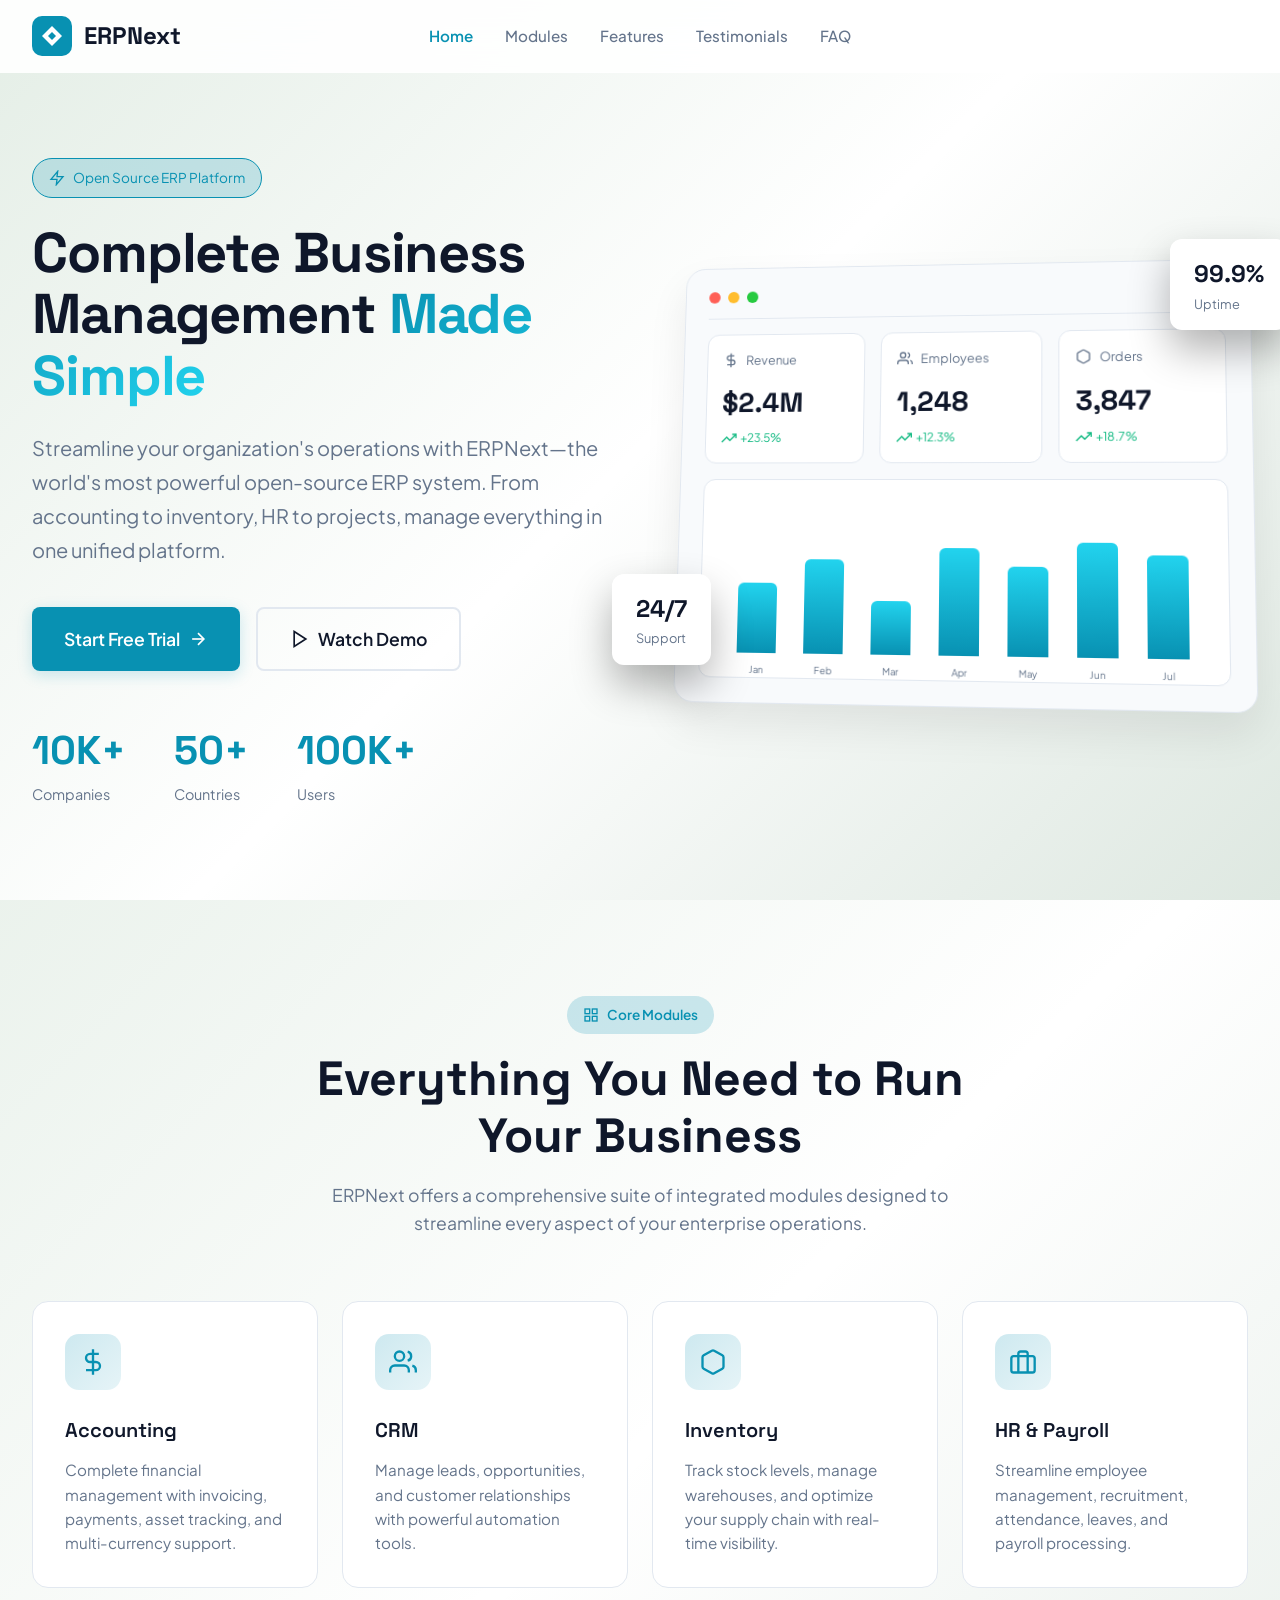
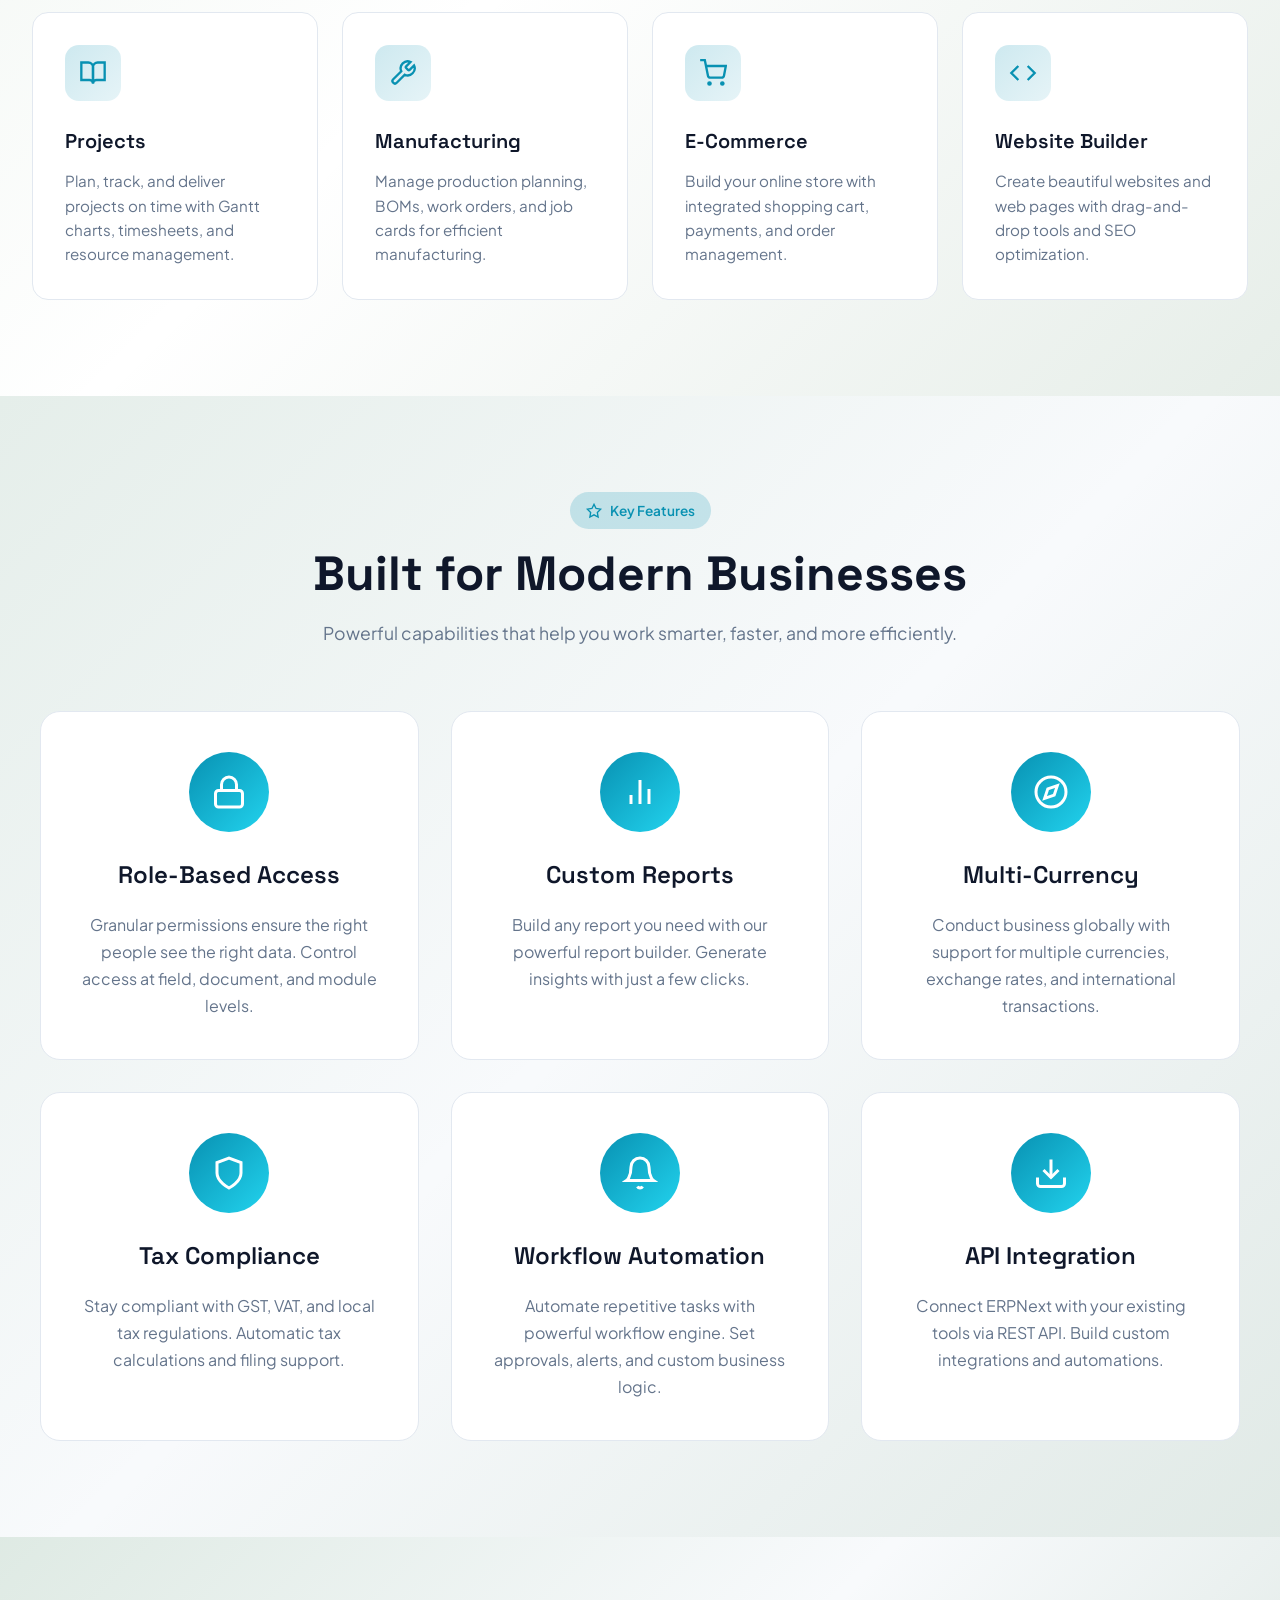
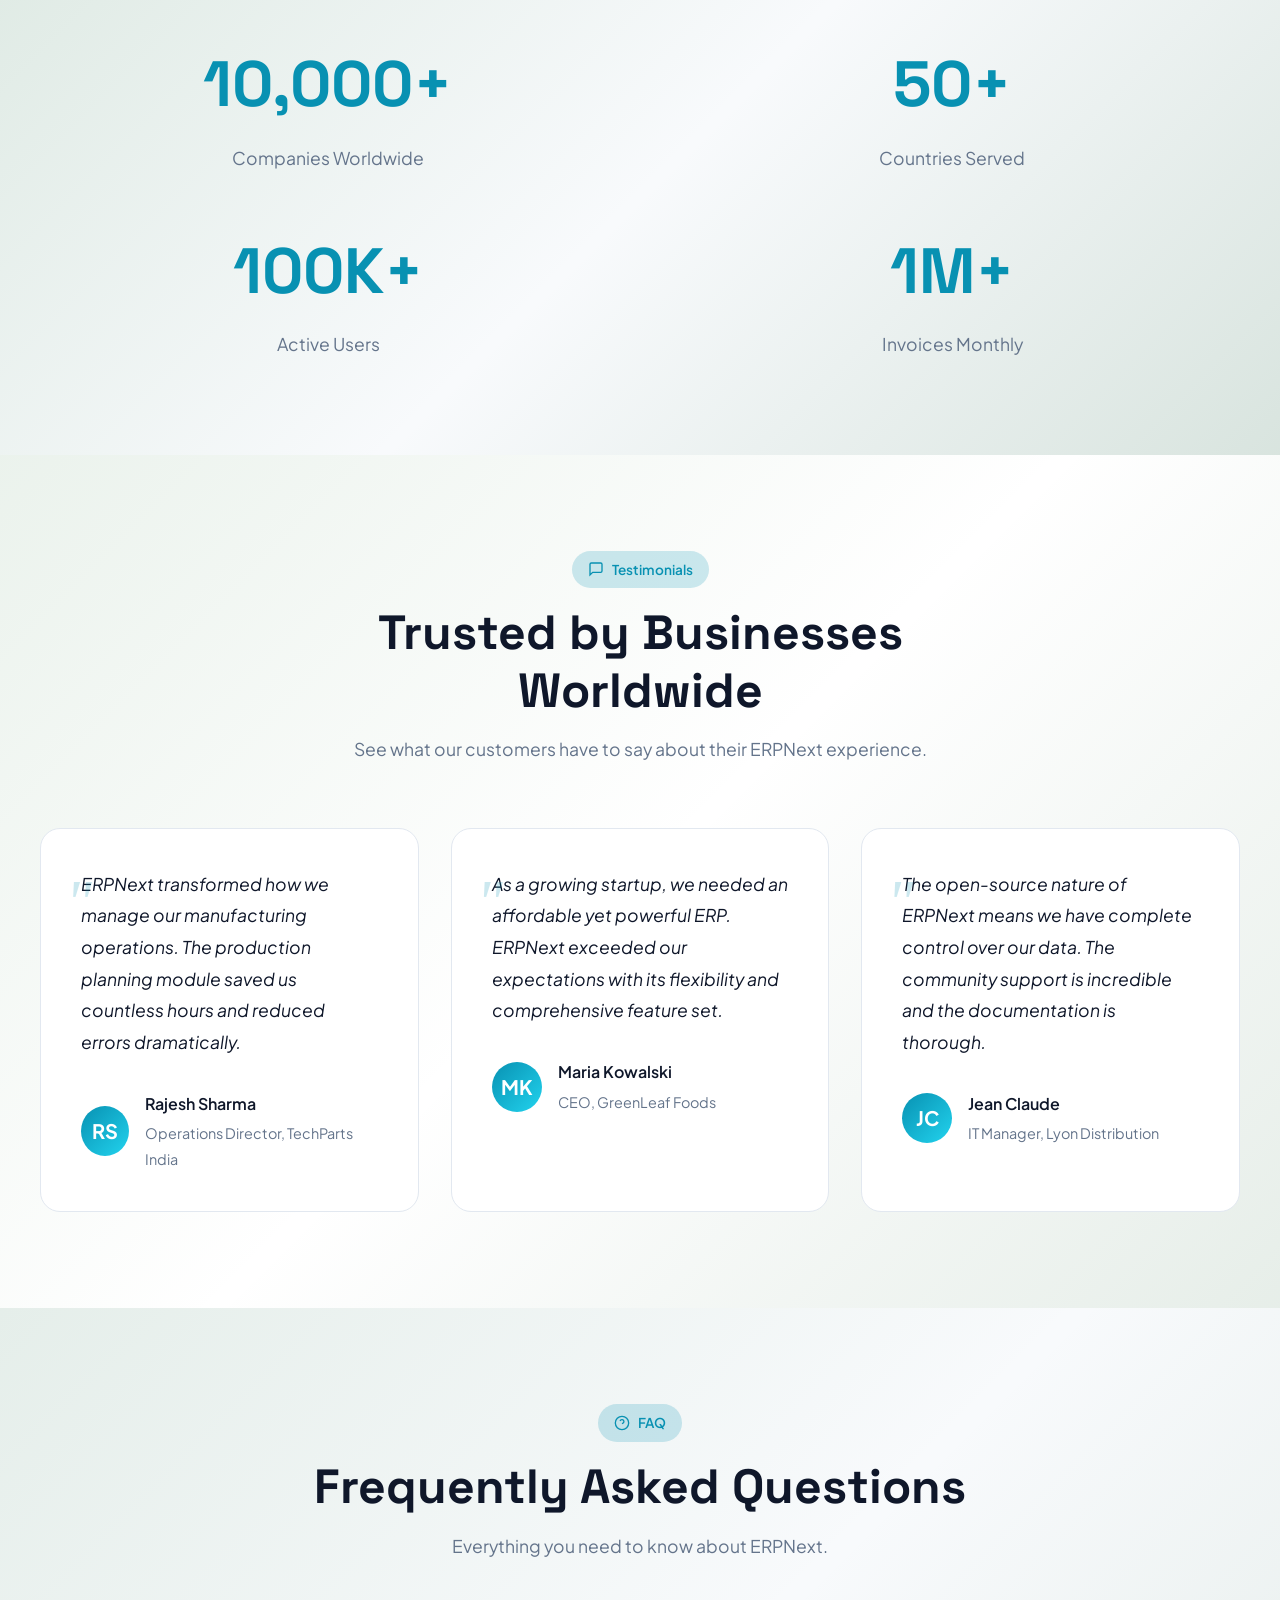
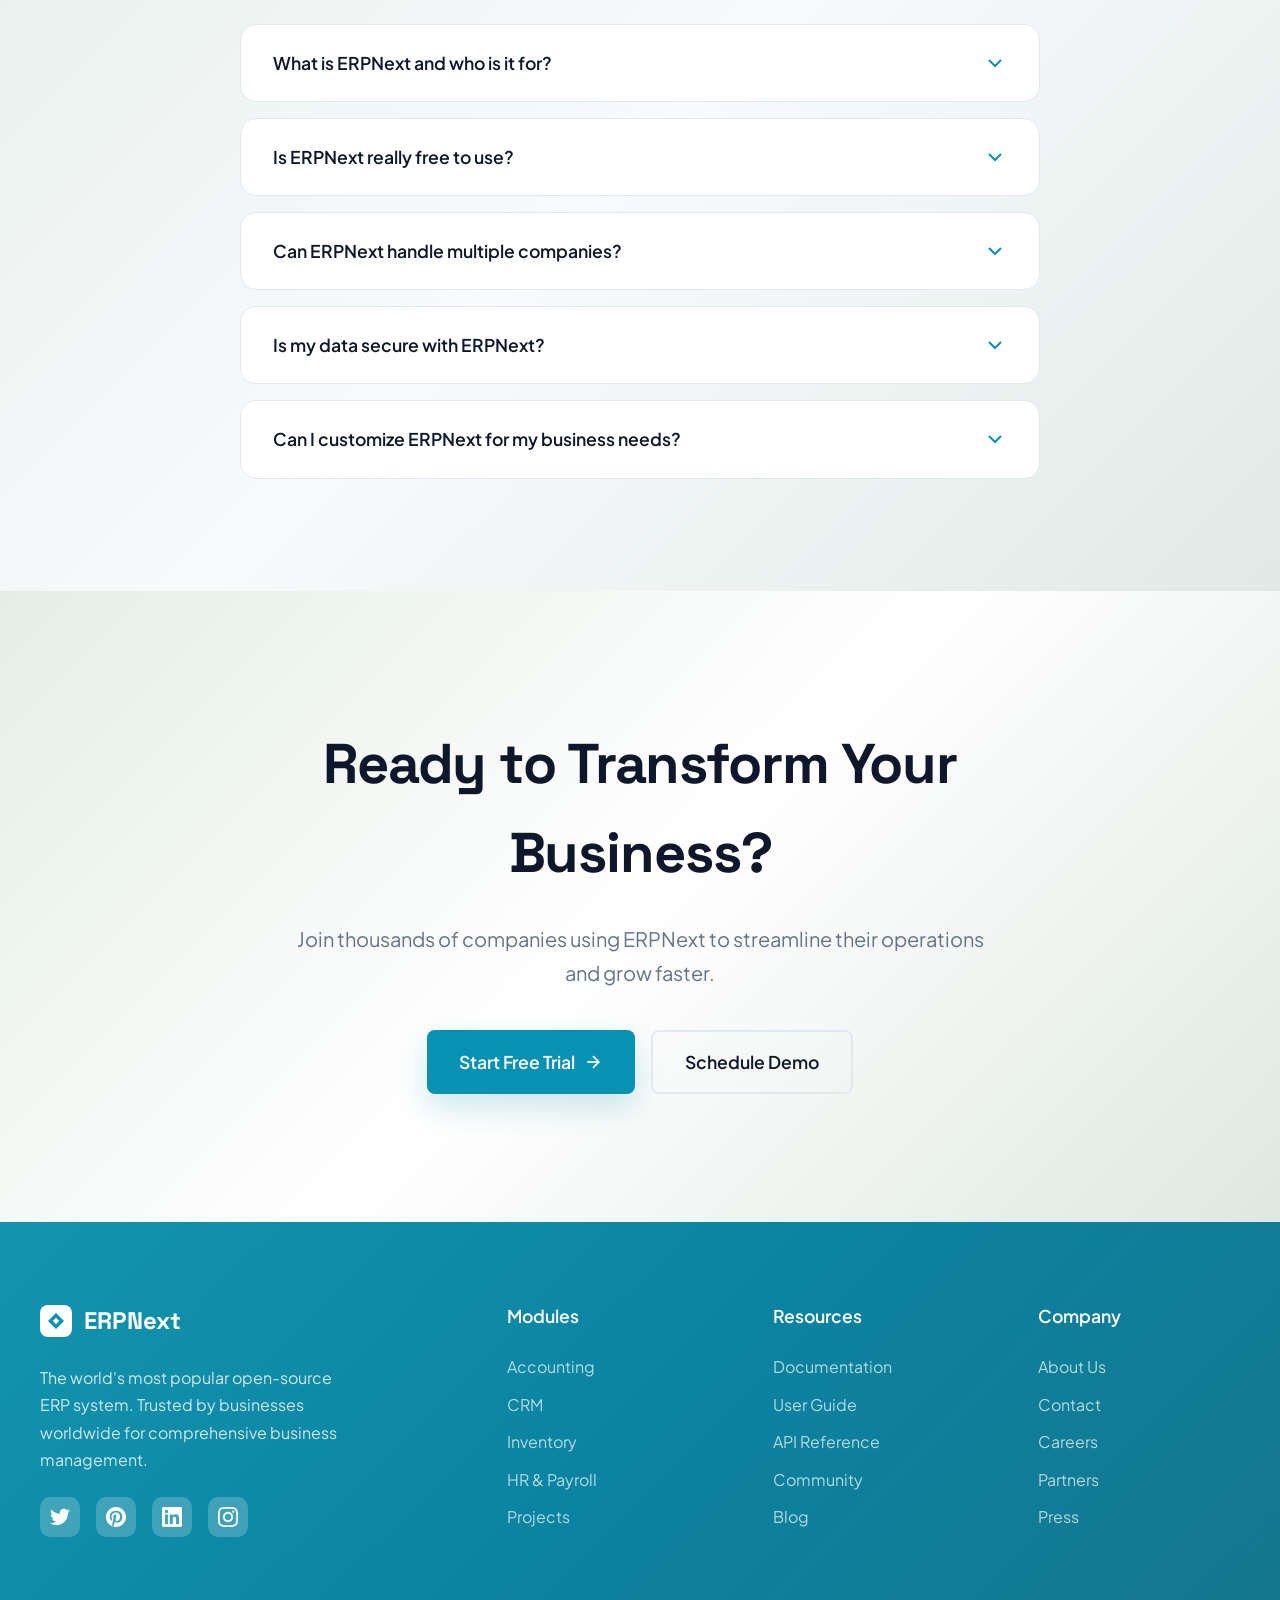
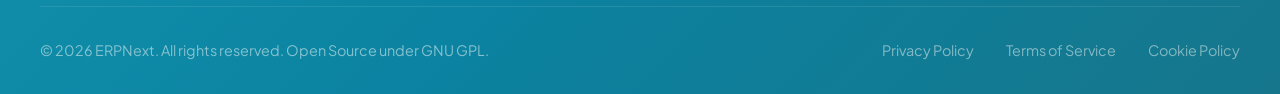
<file: Index.html>
<!DOCTYPE html>
<html lang="en">
<head>
    <meta charset="UTF-8">
    <meta name="viewport" content="width=device-width, initial-scale=1.0">
    <title>ERPNext - Complete Business Management Solution</title>
    <link rel="preconnect" href="https://fonts.googleapis.com">
    <link rel="preconnect" href="https://fonts.gstatic.com" crossorigin>
<link rel="stylesheet" href="https://fonts.googleapis.com/css2?family=Plus+Jakarta+Sans:wght@400;500;600;700;800&family=Space+Grotesk:wght@500;600;700&display=swap">
    <link rel="icon" type="image/svg+xml" href="data:image/svg+xml,%3Csvg viewBox='0 0 40 40' xmlns='http://www.w3.org/2000/svg'%3E%3Crect width='40' height='40' rx='10' fill='%230891b2'/%3E%3Cpath d='M10 20L20 10L30 20L20 30L10 20Z' fill='white'/%3E%3Cpath d='M20 16L24 20L20 24L16 20L20 16Z' fill='%230891b2'/%3E%3C/svg%3E">
    <link rel="stylesheet" href="styles.css">
</head>
<body>
    <!-- Navigation -->
    <nav class="nav">
        <a href="#hero" class="nav-logo">
            <svg viewBox="0 0 40 40" fill="none" xmlns="http://www.w3.org/2000/svg">
                <rect width="40" height="40" rx="10" fill="#0891b2"/>
                <path d="M10 20L20 10L30 20L20 30L10 20Z" fill="white"/>
                <path d="M20 16L24 20L20 24L16 20L20 16Z" fill="#0891b2"/>
            </svg>
            <span>ERPNext</span>
        </a>
        <button class="nav-toggle" aria-label="Toggle menu">
            <svg class="icon-hamburger" viewBox="0 0 24 24" fill="none" stroke="currentColor" stroke-width="2">
                <line x1="3" y1="6" x2="21" y2="6"></line>
                <line x1="3" y1="12" x2="21" y2="12"></line>
                <line x1="3" y1="18" x2="21" y2="18"></line>
            </svg>
            <svg class="icon-close" viewBox="0 0 24 24" fill="none" stroke="currentColor" stroke-width="2" style="display: none;">
                <line x1="18" y1="6" x2="6" y2="18"></line>
                <line x1="6" y1="6" x2="18" y2="18"></line>
            </svg>
        </button>
        <ul class="nav-links">
            <li><a href="#hero">Home</a></li>
            <li><a href="#modules">Modules</a></li>
            <li><a href="#features">Features</a></li>
            <li><a href="#testimonials">Testimonials</a></li>
            <li><a href="#faq">FAQ</a></li>
        </ul>
    </nav>

    <!-- Hero Section -->
    <section class="hero" id="hero">
        <div class="hero-container">
            <div class="hero-content">
                <div class="hero-badge">
                    <svg class="hero-badge-icon" viewBox="0 0 24 24" fill="none" stroke="currentColor" stroke-width="2">
                        <polygon points="13 2 3 14 12 14 11 22 21 10 12 10 13 2"></polygon>
                    </svg>
                    Open Source ERP Platform
                </div>
                <h1>
                    Complete Business<br>
                    Management <span class="gradient-text">Made Simple</span>
                </h1>
                <p class="hero-description">
                    Streamline your organization's operations with ERPNext—the world's most powerful open-source ERP system. From accounting to inventory, HR to projects, manage everything in one unified platform.
                </p>
                <div class="hero-buttons">
                    <a href="#" class="btn btn-primary btn-large">
                        Start Free Trial
                        <svg width="20" height="20" viewBox="0 0 24 24" fill="none" stroke="currentColor" stroke-width="2">
                            <line x1="5" y1="12" x2="19" y2="12"></line>
                            <polyline points="12 5 19 12 12 19"></polyline>
                        </svg>
                    </a>
                    <a href="#" class="btn btn-secondary btn-large">
                        <svg width="20" height="20" viewBox="0 0 24 24" fill="none" stroke="currentColor" stroke-width="2">
                            <polygon points="5 3 19 12 5 21 5 3"></polygon>
                        </svg>
                        Watch Demo
                    </a>
                </div>
                <div class="hero-stats">
                    <div class="hero-stat">
                        <div class="hero-stat-number">10K+</div>
                        <div class="hero-stat-label">Companies</div>
                    </div>
                    <div class="hero-stat">
                        <div class="hero-stat-number">50+</div>
                        <div class="hero-stat-label">Countries</div>
                    </div>
                    <div class="hero-stat">
                        <div class="hero-stat-number">100K+</div>
                        <div class="hero-stat-label">Users</div>
                    </div>
                </div>
            </div>
            <div class="hero-visual">
                <div class="hero-dashboard">
                    <div class="dashboard-header">
                        <div class="dashboard-dot red"></div>
                        <div class="dashboard-dot yellow"></div>
                        <div class="dashboard-dot green"></div>
                    </div>
                    <div class="dashboard-content">
                        <div class="dashboard-card">
                            <div class="dashboard-card-header">
                                <svg class="hero-badge-icon" viewBox="0 0 24 24" fill="none" stroke="currentColor" stroke-width="2">
                                    <line x1="12" y1="1" x2="12" y2="23"></line>
                                    <path d="M17 5H9.5a3.5 3.5 0 0 0 0 7h5a3.5 3.5 0 0 1 0 7H6"></path>
                                </svg>
                                Revenue
                            </div>
                            <div class="dashboard-card-value">$2.4M</div>
                            <div class="dashboard-card-change">
                                <svg class="hero-badge-icon" viewBox="0 0 24 24" fill="none" stroke="currentColor" stroke-width="2">
                                    <polyline points="23 6 13.5 15.5 8.5 10.5 1 18"></polyline>
                                    <polyline points="17 6 23 6 23 12"></polyline>
                                </svg>
                                +23.5%
                            </div>
                        </div>
                        <div class="dashboard-card">
                            <div class="dashboard-card-header">
                                <svg class="hero-badge-icon" viewBox="0 0 24 24" fill="none" stroke="currentColor" stroke-width="2">
                                    <path d="M17 21v-2a4 4 0 0 0-4-4H5a4 4 0 0 0-4 4v2"></path>
                                    <circle cx="9" cy="7" r="4"></circle>
                                    <path d="M23 21v-2a4 4 0 0 0-3-3.87"></path>
                                    <path d="M16 3.13a4 4 0 0 1 0 7.75"></path>
                                </svg>
                                Employees
                            </div>
                            <div class="dashboard-card-value">1,248</div>
                            <div class="dashboard-card-change">
                                <svg class="hero-badge-icon" viewBox="0 0 24 24" fill="none" stroke="currentColor" stroke-width="2">
                                    <polyline points="23 6 13.5 15.5 8.5 10.5 1 18"></polyline>
                                    <polyline points="17 6 23 6 23 12"></polyline>
                                </svg>
                                +12.3%
                            </div>
                        </div>
                        <div class="dashboard-card">
                            <div class="dashboard-card-header">
                                <svg class="hero-badge-icon" viewBox="0 0 24 24" fill="none" stroke="currentColor" stroke-width="2">
                                    <path d="M21 16V8a2 2 0 0 0-1-1.73l-7-4a2 2 0 0 0-2 0l-7 4A2 2 0 0 0 3 8v8a2 2 0 0 0 1 1.73l7 4a2 2 0 0 0 2 0l7-4A2 2 0 0 0 21 16z"></path>
                                </svg>
                                Orders
                            </div>
                            <div class="dashboard-card-value">3,847</div>
                            <div class="dashboard-card-change">
                                <svg class="hero-badge-icon" viewBox="0 0 24 24" fill="none" stroke="currentColor" stroke-width="2">
                                    <polyline points="23 6 13.5 15.5 8.5 10.5 1 18"></polyline>
                                    <polyline points="17 6 23 6 23 12"></polyline>
                                </svg>
                                +18.7%
                            </div>
                        </div>
                        <div class="dashboard-chart">
                            <div class="chart-bars">
                                <div class="chart-bar" style="height: 60%;" data-value="Jan"></div>
                                <div class="chart-bar" style="height: 80%;" data-value="Feb"></div>
                                <div class="chart-bar" style="height: 45%;" data-value="Mar"></div>
                                <div class="chart-bar" style="height: 90%;" data-value="Apr"></div>
                                <div class="chart-bar" style="height: 75%;" data-value="May"></div>
                                <div class="chart-bar" style="height: 95%;" data-value="Jun"></div>
                                <div class="chart-bar" style="height: 85%;" data-value="Jul"></div>
                            </div>
                        </div>
                    </div>
                </div>
                <div class="floating-badge top-right">
                    <div class="floating-badge-value">99.9%</div>
                    <div class="floating-badge-label">Uptime</div>
                </div>
                <div class="floating-badge bottom-left">
                    <div class="floating-badge-value">24/7</div>
                    <div class="floating-badge-label">Support</div>
                </div>
            </div>
        </div>
    </section>

    <!-- Modules Section -->
    <section class="modules" id="modules">
        <div class="section-header">
            <div class="section-badge">
                <svg width="16" height="16" viewBox="0 0 24 24" fill="none" stroke="currentColor" stroke-width="2">
                    <rect x="3" y="3" width="7" height="7"></rect>
                    <rect x="14" y="3" width="7" height="7"></rect>
                    <rect x="14" y="14" width="7" height="7"></rect>
                    <rect x="3" y="14" width="7" height="7"></rect>
                </svg>
                Core Modules
            </div>
            <h2 class="section-title">Everything You Need to Run Your Business</h2>
            <p class="section-description">ERPNext offers a comprehensive suite of integrated modules designed to streamline every aspect of your enterprise operations.</p>
        </div>
        <div class="modules-grid">
            <div class="module-card">
                <div class="module-icon">
                    <svg viewBox="0 0 24 24" fill="none" stroke="currentColor" stroke-width="2">
                        <line x1="12" y1="1" x2="12" y2="23"></line>
                        <path d="M17 5H9.5a3.5 3.5 0 0 0 0 7h5a3.5 3.5 0 0 1 0 7H6"></path>
                    </svg>
                </div>
                <h3 class="module-title">Accounting</h3>
                <p class="module-description">Complete financial management with invoicing, payments, asset tracking, and multi-currency support.</p>
            </div>
            <div class="module-card">
                <div class="module-icon">
                    <svg viewBox="0 0 24 24" fill="none" stroke="currentColor" stroke-width="2">
                        <path d="M17 21v-2a4 4 0 0 0-4-4H5a4 4 0 0 0-4 4v2"></path>
                        <circle cx="9" cy="7" r="4"></circle>
                        <path d="M23 21v-2a4 4 0 0 0-3-3.87"></path>
                        <path d="M16 3.13a4 4 0 0 1 0 7.75"></path>
                    </svg>
                </div>
                <h3 class="module-title">CRM</h3>
                <p class="module-description">Manage leads, opportunities, and customer relationships with powerful automation tools.</p>
            </div>
            <div class="module-card">
                <div class="module-icon">
                    <svg viewBox="0 0 24 24" fill="none" stroke="currentColor" stroke-width="2">
                        <path d="M21 16V8a2 2 0 0 0-1-1.73l-7-4a2 2 0 0 0-2 0l-7 4A2 2 0 0 0 3 8v8a2 2 0 0 0 1 1.73l7 4a2 2 0 0 0 2 0l7-4A2 2 0 0 0 21 16z"></path>
                    </svg>
                </div>
                <h3 class="module-title">Inventory</h3>
                <p class="module-description">Track stock levels, manage warehouses, and optimize your supply chain with real-time visibility.</p>
            </div>
            <div class="module-card">
                <div class="module-icon">
                    <svg viewBox="0 0 24 24" fill="none" stroke="currentColor" stroke-width="2">
                        <rect x="2" y="7" width="20" height="14" rx="2" ry="2"></rect>
                        <path d="M16 21V5a2 2 0 0 0-2-2h-4a2 2 0 0 0-2 2v16"></path>
                    </svg>
                </div>
                <h3 class="module-title">HR & Payroll</h3>
                <p class="module-description">Streamline employee management, recruitment, attendance, leaves, and payroll processing.</p>
            </div>
            <div class="module-card">
                <div class="module-icon">
                    <svg viewBox="0 0 24 24" fill="none" stroke="currentColor" stroke-width="2">
                        <path d="M2 3h6a4 4 0 0 1 4 4v14a3 3 0 0 0-3-3H2z"></path>
                        <path d="M22 3h-6a4 4 0 0 0-4 4v14a3 3 0 0 1 3-3h7z"></path>
                    </svg>
                </div>
                <h3 class="module-title">Projects</h3>
                <p class="module-description">Plan, track, and deliver projects on time with Gantt charts, timesheets, and resource management.</p>
            </div>
            <div class="module-card">
                <div class="module-icon">
                    <svg viewBox="0 0 24 24" fill="none" stroke="currentColor" stroke-width="2">
                        <path d="M14.7 6.3a1 1 0 0 0 0 1.4l1.6 1.6a1 1 0 0 0 1.4 0l3.77-3.77a6 6 0 0 1-7.94 7.94l-6.91 6.91a2.12 2.12 0 0 1-3-3l6.91-6.91a6 6 0 0 1 7.94-7.94l-3.76 3.76z"></path>
                    </svg>
                </div>
                <h3 class="module-title">Manufacturing</h3>
                <p class="module-description">Manage production planning, BOMs, work orders, and job cards for efficient manufacturing.</p>
            </div>
            <div class="module-card">
                <div class="module-icon">
                    <svg viewBox="0 0 24 24" fill="none" stroke="currentColor" stroke-width="2">
                        <circle cx="9" cy="21" r="1"></circle>
                        <circle cx="20" cy="21" r="1"></circle>
                        <path d="M1 1h4l2.68 13.39a2 2 0 0 0 2 1.61h9.72a2 2 0 0 0 2-1.61L23 6H6"></path>
                    </svg>
                </div>
                <h3 class="module-title">E-Commerce</h3>
                <p class="module-description">Build your online store with integrated shopping cart, payments, and order management.</p>
            </div>
            <div class="module-card">
                <div class="module-icon">
                    <svg viewBox="0 0 24 24" fill="none" stroke="currentColor" stroke-width="2">
                        <polyline points="16 18 22 12 16 6"></polyline>
                        <polyline points="8 6 2 12 8 18"></polyline>
                    </svg>
                </div>
                <h3 class="module-title">Website Builder</h3>
                <p class="module-description">Create beautiful websites and web pages with drag-and-drop tools and SEO optimization.</p>
            </div>
        </div>
    </section>

    <!-- Features Section -->
    <section class="features" id="features">
        <div class="section-header">
            <div class="section-badge">
                <svg width="16" height="16" viewBox="0 0 24 24" fill="none" stroke="currentColor" stroke-width="2">
                    <polygon points="12 2 15.09 8.26 22 9.27 17 14.14 18.18 21.02 12 17.77 5.82 21.02 7 14.14 2 9.27 8.91 8.26 12 2"></polygon>
                </svg>
                Key Features
            </div>
            <h2 class="section-title">Built for Modern Businesses</h2>
            <p class="section-description">Powerful capabilities that help you work smarter, faster, and more efficiently.</p>
        </div>
        <div class="features-grid">
            <div class="feature-card">
                <div class="feature-icon">
                    <svg viewBox="0 0 24 24" fill="none" stroke="currentColor" stroke-width="2">
                        <rect x="3" y="11" width="18" height="11" rx="2" ry="2"></rect>
                        <path d="M7 11V7a5 5 0 0 1 10 0v4"></path>
                    </svg>
                </div>
                <h3 class="feature-title">Role-Based Access</h3>
                <p class="feature-description">Granular permissions ensure the right people see the right data. Control access at field, document, and module levels.</p>
            </div>
            <div class="feature-card">
                <div class="feature-icon">
                    <svg viewBox="0 0 24 24" fill="none" stroke="currentColor" stroke-width="2">
                        <line x1="18" y1="20" x2="18" y2="10"></line>
                        <line x1="12" y1="20" x2="12" y2="4"></line>
                        <line x1="6" y1="20" x2="6" y2="14"></line>
                    </svg>
                </div>
                <h3 class="feature-title">Custom Reports</h3>
                <p class="feature-description">Build any report you need with our powerful report builder. Generate insights with just a few clicks.</p>
            </div>
            <div class="feature-card">
                <div class="feature-icon">
                    <svg viewBox="0 0 24 24" fill="none" stroke="currentColor" stroke-width="2">
                        <circle cx="12" cy="12" r="10"></circle>
                        <polygon points="16.24 7.76 14.12 14.12 7.76 16.24 9.88 9.88 16.24 7.76"></polygon>
                    </svg>
                </div>
                <h3 class="feature-title">Multi-Currency</h3>
                <p class="feature-description">Conduct business globally with support for multiple currencies, exchange rates, and international transactions.</p>
            </div>
            <div class="feature-card">
                <div class="feature-icon">
                    <svg viewBox="0 0 24 24" fill="none" stroke="currentColor" stroke-width="2">
                        <path d="M12 22s8-4 8-10V5l-8-3-8 3v7c0 6 8 10 8 10z"></path>
                    </svg>
                </div>
                <h3 class="feature-title">Tax Compliance</h3>
                <p class="feature-description">Stay compliant with GST, VAT, and local tax regulations. Automatic tax calculations and filing support.</p>
            </div>
            <div class="feature-card">
                <div class="feature-icon">
                    <svg viewBox="0 0 24 24" fill="none" stroke="currentColor" stroke-width="2">
                        <path d="M18 8A6 6 0 0 0 6 8c0 7-3 9-3 9h18s-3-2-3-9"></path>
                        <path d="M13.73 21a2 2 0 0 1-3.46 0"></path>
                    </svg>
                </div>
                <h3 class="feature-title">Workflow Automation</h3>
                <p class="feature-description">Automate repetitive tasks with powerful workflow engine. Set approvals, alerts, and custom business logic.</p>
            </div>
            <div class="feature-card">
                <div class="feature-icon">
                    <svg viewBox="0 0 24 24" fill="none" stroke="currentColor" stroke-width="2">
                        <path d="M21 15v4a2 2 0 0 1-2 2H5a2 2 0 0 1-2-2v-4"></path>
                        <polyline points="7 10 12 15 17 10"></polyline>
                        <line x1="12" y1="15" x2="12" y2="3"></line>
                    </svg>
                </div>
                <h3 class="feature-title">API Integration</h3>
                <p class="feature-description">Connect ERPNext with your existing tools via REST API. Build custom integrations and automations.</p>
            </div>
        </div>
    </section>

    <!-- Stats Section -->
    <section class="stats">
        <div class="stats-grid">
            <div class="stat-item">
                <div class="stat-number">10,000+</div>
                <div class="stat-label">Companies Worldwide</div>
            </div>
            <div class="stat-item">
                <div class="stat-number">50+</div>
                <div class="stat-label">Countries Served</div>
            </div>
            <div class="stat-item">
                <div class="stat-number">100K+</div>
                <div class="stat-label">Active Users</div>
            </div>
            <div class="stat-item">
                <div class="stat-number">1M+</div>
                <div class="stat-label">Invoices Monthly</div>
            </div>
        </div>
    </section>

    <!-- Testimonials Section -->
    <section class="testimonials" id="testimonials">
        <div class="section-header">
            <div class="section-badge">
                <svg width="16" height="16" viewBox="0 0 24 24" fill="none" stroke="currentColor" stroke-width="2">
                    <path d="M21 15a2 2 0 0 1-2 2H7l-4 4V5a2 2 0 0 1 2-2h14a2 2 0 0 1 2 2z"></path>
                </svg>
                Testimonials
            </div>
            <h2 class="section-title">Trusted by Businesses Worldwide</h2>
            <p class="section-description">See what our customers have to say about their ERPNext experience.</p>
        </div>
        <div class="testimonials-grid">
            <div class="testimonial-card">
                <p class="testimonial-quote">ERPNext transformed how we manage our manufacturing operations. The production planning module saved us countless hours and reduced errors dramatically.</p>
                <div class="testimonial-author">
                    <div class="testimonial-avatar">RS</div>
                    <div class="testimonial-info">
                        <h4>Rajesh Sharma</h4>
                        <span>Operations Director, TechParts India</span>
                    </div>
                </div>
            </div>
            <div class="testimonial-card">
                <p class="testimonial-quote">As a growing startup, we needed an affordable yet powerful ERP. ERPNext exceeded our expectations with its flexibility and comprehensive feature set.</p>
                <div class="testimonial-author">
                    <div class="testimonial-avatar">MK</div>
                    <div class="testimonial-info">
                        <h4>Maria Kowalski</h4>
                        <span>CEO, GreenLeaf Foods</span>
                    </div>
                </div>
            </div>
            <div class="testimonial-card">
                <p class="testimonial-quote">The open-source nature of ERPNext means we have complete control over our data. The community support is incredible and the documentation is thorough.</p>
                <div class="testimonial-author">
                    <div class="testimonial-avatar">JC</div>
                    <div class="testimonial-info">
                        <h4>Jean Claude</h4>
                        <span>IT Manager, Lyon Distribution</span>
                    </div>
                </div>
            </div>
        </div>
    </section>

    <!-- FAQ Section -->
    <section class="faq" id="faq">
        <div class="section-header">
            <div class="section-badge">
                <svg width="16" height="16" viewBox="0 0 24 24" fill="none" stroke="currentColor" stroke-width="2">
                    <circle cx="12" cy="12" r="10"></circle>
                    <path d="M9.09 9a3 3 0 0 1 5.83 1c0 2-3 3-3 3"></path>
                    <line x1="12" y1="17" x2="12.01" y2="17"></line>
                </svg>
                FAQ
            </div>
            <h2 class="section-title">Frequently Asked Questions</h2>
            <p class="section-description">Everything you need to know about ERPNext.</p>
        </div>
        <div class="faq-container">
            <div class="faq-item">
                <div class="faq-question">
                    What is ERPNext and who is it for?
                    <svg viewBox="0 0 24 24" fill="none" stroke="currentColor" stroke-width="2">
                        <polyline points="6 9 12 15 18 9"></polyline>
                    </svg>
                </div>
                <div class="faq-answer">
                    <p>ERPNext is a free, open-source ERP system designed for small and medium businesses. It covers all aspects of business management including accounting, inventory, CRM, HR, projects, and more. Whether you're a startup or an established company, ERPNext scales to meet your needs.</p>
                </div>
            </div>
            <div class="faq-item">
                <div class="faq-question">
                    Is ERPNext really free to use?
                    <svg viewBox="0 0 24 24" fill="none" stroke="currentColor" stroke-width="2">
                        <polyline points="6 9 12 15 18 9"></polyline>
                    </svg>
                </div>
                <div class="faq-answer">
                    <p>Yes! ERPNext is 100% free and open-source under the GNU General Public License. You can download, install, and use it without any licensing fees. You only pay for hosting, implementation, and customization if needed.</p>
                </div>
            </div>
            <div class="faq-item">
                <div class="faq-question">
                    Can ERPNext handle multiple companies?
                    <svg viewBox="0 0 24 24" fill="none" stroke="currentColor" stroke-width="2">
                        <polyline points="6 9 12 15 18 9"></polyline>
                    </svg>
                </div>
                <div class="faq-answer">
                    <p>Absolutely! ERPNext supports managing multiple companies within a single installation. Each company can have its own chart of accounts, warehouses, and settings while sharing common master data like suppliers and items.</p>
                </div>
            </div>
            <div class="faq-item">
                <div class="faq-question">
                    Is my data secure with ERPNext?
                    <svg viewBox="0 0 24 24" fill="none" stroke="currentColor" stroke-width="2">
                        <polyline points="6 9 12 15 18 9"></polyline>
                    </svg>
                </div>
                <div class="faq-answer">
                    <p>Security is a top priority. ERPNext offers role-based access control, encrypted data storage, secure authentication, and regular security updates. Since you host your own instance, you have complete control over your data.</p>
                </div>
            </div>
            <div class="faq-item">
                <div class="faq-question">
                    Can I customize ERPNext for my business needs?
                    <svg viewBox="0 0 24 24" fill="none" stroke="currentColor" stroke-width="2">
                        <polyline points="6 9 12 15 18 9"></polyline>
                    </svg>
                </div>
                <div class="faq-answer">
                    <p>Yes! ERPNext is highly customizable. You can add custom fields, create new doctypes, build custom reports, and modify workflows without touching the core code. For deeper customizations, you can extend the system with custom apps.</p>
                </div>
            </div>
        </div>
    </section>

    <!-- CTA Section -->
    <section class="cta">
        <div class="cta-content">
            <h2>Ready to Transform Your Business?</h2>
            <p>Join thousands of companies using ERPNext to streamline their operations and grow faster.</p>
            <div class="cta-buttons">
                <a href="#" class="btn btn-primary btn-large">
                    Start Free Trial
                    <svg width="20" height="20" viewBox="0 0 24 24" fill="none" stroke="currentColor" stroke-width="2">
                        <line x1="5" y1="12" x2="19" y2="12"></line>
                        <polyline points="12 5 19 12 12 19"></polyline>
                    </svg>
                </a>
                <a href="#" class="btn btn-secondary btn-large">Schedule Demo</a>
            </div>
        </div>
    </section>

    <!-- Footer -->
    <footer class="footer">
        <div class="footer-grid">
            <div class="footer-brand">
                <div class="footer-logo">
                    <svg viewBox="0 0 40 40" fill="none" xmlns="http://www.w3.org/2000/svg">
                        <rect width="40" height="40" rx="10" fill="white"/>
                        <path d="M10 20L20 10L30 20L20 30L10 20Z" fill="#0891b2"/>
                        <path d="M20 16L24 20L20 24L16 20L20 16Z" fill="white"/>
                    </svg>
                    <span>ERPNext</span>
                </div>
                <p>The world's most popular open-source ERP system. Trusted by businesses worldwide for comprehensive business management.</p>
                <div class="footer-social">
                    <a href="#">
                        <svg viewBox="0 0 24 24" fill="currentColor">
                            <path d="M24 4.557c-.883.392-1.832.656-2.828.775 1.017-.609 1.798-1.574 2.165-2.724-.951.564-2.005.974-3.127 1.195-.897-.957-2.178-1.555-3.594-1.555-3.179 0-5.515 2.966-4.797 6.045-4.091-.205-7.719-2.165-10.148-5.144-1.29 2.213-.669 5.108 1.523 6.574-.806-.026-1.566-.247-2.229-.616-.054 2.281 1.581 4.415 3.949 4.89-.693.188-1.452.232-2.224.084.626 1.956 2.444 3.379 4.6 3.419-2.07 1.623-4.678 2.348-7.29 2.04 2.179 1.397 4.768 2.212 7.548 2.212 9.142 0 14.307-7.721 13.995-14.646.962-.695 1.797-1.562 2.457-2.549z"/>
                        </svg>
                    </a>
                    <a href="#">
                        <svg viewBox="0 0 24 24" fill="currentColor">
                            <path d="M12 0c-6.626 0-12 5.363-12 12 0 5.084 3.163 9.426 7.627 11.174-.105-.949-.2-2.405.042-3.441.218-.937 1.407-5.965 1.407-5.965s-.359-.719-.359-1.782c0-1.668.967-2.914 2.171-2.914 1.023 0 1.518.769 1.518 1.69 0 1.029-.655 2.568-.994 3.995-.283 1.194.599 2.169 1.777 2.169 2.133 0 3.772-2.249 3.772-5.495 0-2.873-2.064-4.882-5.012-4.882-3.414 0-5.418 2.561-5.418 5.207 0 1.031.397 2.138.893 2.738.098.119.112.224.083.345l-.333 1.36c-.053.22-.174.267-.402.161-1.499-.698-2.436-2.889-2.436-4.649 0-3.785 2.75-7.262 7.929-7.262 4.163 0 7.398 2.967 7.398 6.931 0 4.136-2.607 7.464-6.227 7.464-1.216 0-2.359-.631-2.75-1.378l-.748 2.853c-.271 1.043-1.002 2.35-1.492 3.146 1.124.347 2.317.535 3.554.535 6.627 0 12-5.373 12-12 0-6.628-5.373-12-12-12z"/>
                        </svg>
                    </a>
                    <a href="#">
                        <svg viewBox="0 0 24 24" fill="currentColor">
                            <path d="M20.447 20.452h-3.554v-5.569c0-1.328-.027-3.037-1.852-3.037-1.853 0-2.136 1.445-2.136 2.939v5.667H9.351V9h3.414v1.561h.046c.477-.9 1.637-1.85 3.37-1.85 3.601 0 4.267 2.37 4.267 5.455v6.286zM5.337 7.433c-1.144 0-2.063-.926-2.063-2.065 0-1.138.92-2.063 2.063-2.063 1.14 0 2.064.925 2.064 2.063 0 1.139-.925 2.065-2.064 2.065zm1.782 13.019H3.555V9h3.564v11.452zM22.225 0H1.771C.792 0 0 .774 0 1.729v20.542C0 23.227.792 24 1.771 24h20.451C23.2 24 24 23.227 24 22.271V1.729C24 .774 23.2 0 22.222 0h.003z"/>
                        </svg>
                    </a>
                    <a href="#">
                        <svg viewBox="0 0 24 24" fill="currentColor">
                            <path d="M12 2.163c3.204 0 3.584.012 4.85.07 3.252.148 4.771 1.691 4.919 4.919.058 1.265.069 1.645.069 4.849 0 3.205-.012 3.584-.069 4.849-.149 3.225-1.664 4.771-4.919 4.919-1.266.058-1.644.07-4.85.07-3.204 0-3.584-.012-4.849-.07-3.26-.149-4.771-1.699-4.919-4.92-.058-1.265-.07-1.644-.07-4.849 0-3.204.013-3.583.07-4.849.149-3.227 1.664-4.771 4.919-4.919 1.266-.057 1.645-.069 4.849-.069zm0-2.163c-3.259 0-3.667.014-4.947.072-4.358.2-6.78 2.618-6.98 6.98-.059 1.281-.073 1.689-.073 4.948 0 3.259.014 3.668.072 4.948.2 4.358 2.618 6.78 6.98 6.98 1.281.058 1.689.072 4.948.072 3.259 0 3.668-.014 4.948-.072 4.354-.2 6.782-2.618 6.979-6.98.059-1.28.073-1.689.073-4.948 0-3.259-.014-3.667-.072-4.947-.196-4.354-2.617-6.78-6.979-6.98-1.281-.059-1.69-.073-4.949-.073zm0 5.838c-3.403 0-6.162 2.759-6.162 6.162s2.759 6.163 6.162 6.163 6.162-2.759 6.162-6.163c0-3.403-2.759-6.162-6.162-6.162zm0 10.162c-2.209 0-4-1.79-4-4 0-2.209 1.791-4 4-4s4 1.791 4 4c0 2.21-1.791 4-4 4zm6.406-11.845c-.796 0-1.441.645-1.441 1.44s.645 1.44 1.441 1.44c.795 0 1.439-.645 1.439-1.44s-.644-1.44-1.439-1.44z"/>
                        </svg>
                    </a>
                </div>
            </div>
            <div class="footer-column footer-modules">
                <h4>Modules</h4>
                <ul class="footer-links">
                    <li><a href="#">Accounting</a></li>
                    <li><a href="#">CRM</a></li>
                    <li><a href="#">Inventory</a></li>
                    <li><a href="#">HR & Payroll</a></li>
                    <li><a href="#">Projects</a></li>
                </ul>
            </div>
            <div class="footer-column footer-resources">
                <h4>Resources</h4>
                <ul class="footer-links">
                    <li><a href="#">Documentation</a></li>
                    <li><a href="#">User Guide</a></li>
                    <li><a href="#">API Reference</a></li>
                    <li><a href="#">Community</a></li>
                    <li><a href="#">Blog</a></li>
                </ul>
            </div>
            <div class="footer-column footer-company">
                <h4>Company</h4>
                <ul class="footer-links">
                    <li><a href="#">About Us</a></li>
                    <li><a href="#">Contact</a></li>
                    <li><a href="#">Careers</a></li>
                    <li><a href="#">Partners</a></li>
                    <li><a href="#">Press</a></li>
                </ul>
            </div>
        </div>
        <div class="footer-bottom">
            <p>© 2026 ERPNext. All rights reserved. Open Source under GNU GPL.</p>
            <div class="footer-bottom-links">
                <a href="#">Privacy Policy</a>
                <a href="#">Terms of Service</a>
                <a href="#">Cookie Policy</a>
            </div>
        </div>
    </footer>

    <script src="script.js?v=2"></script>
</body>
</html>
</file>
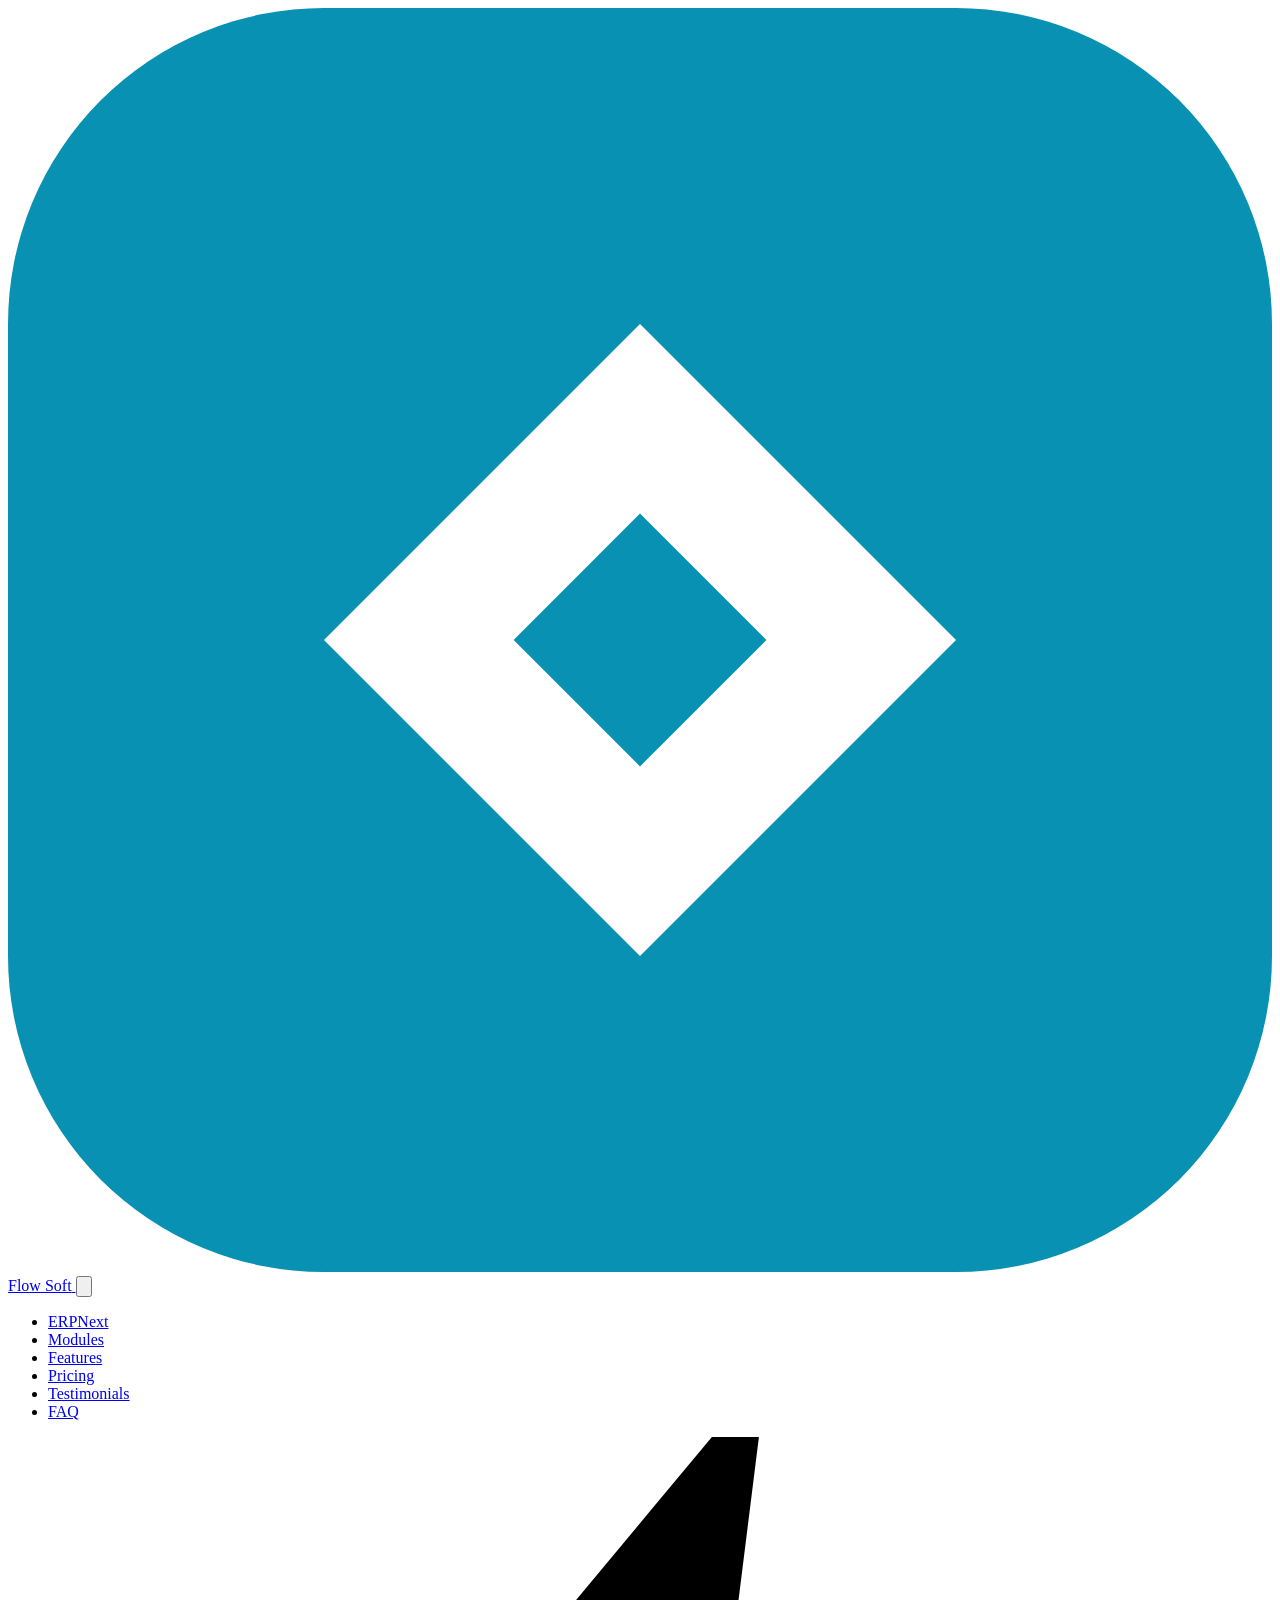
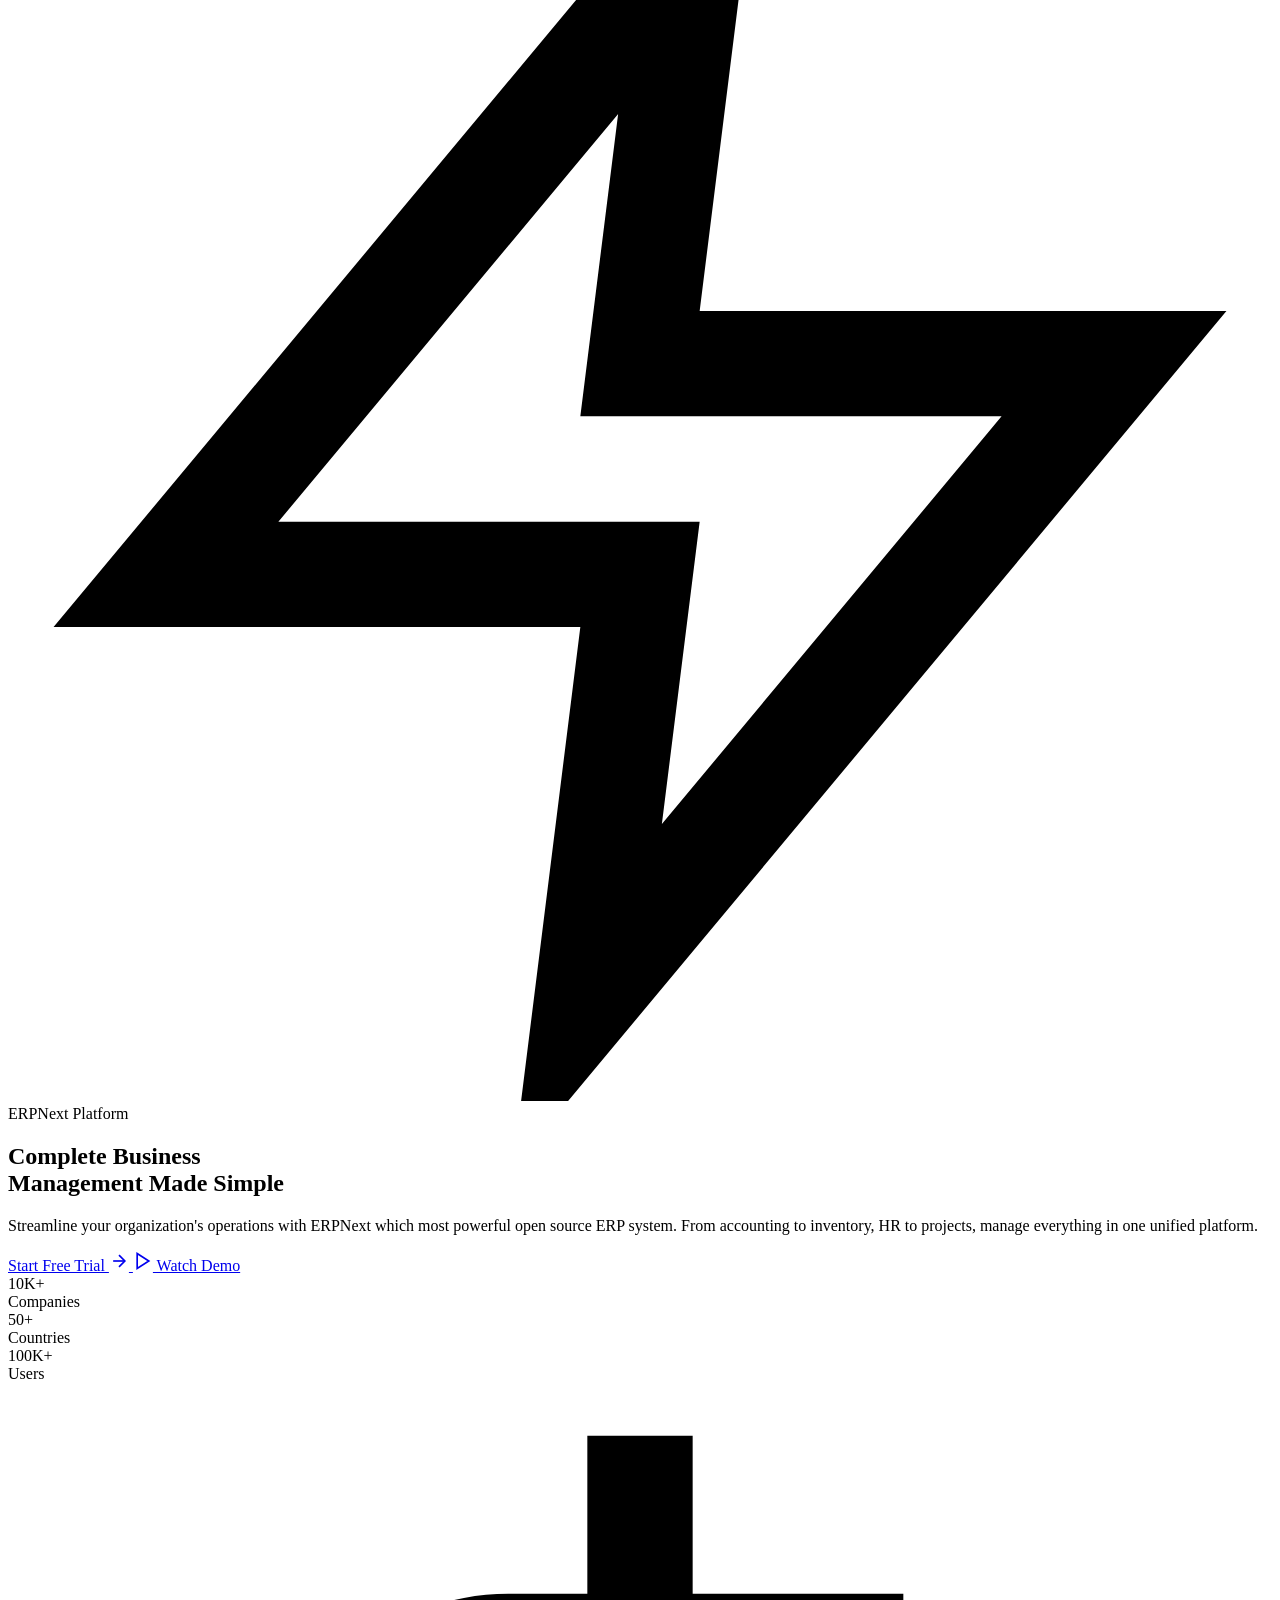
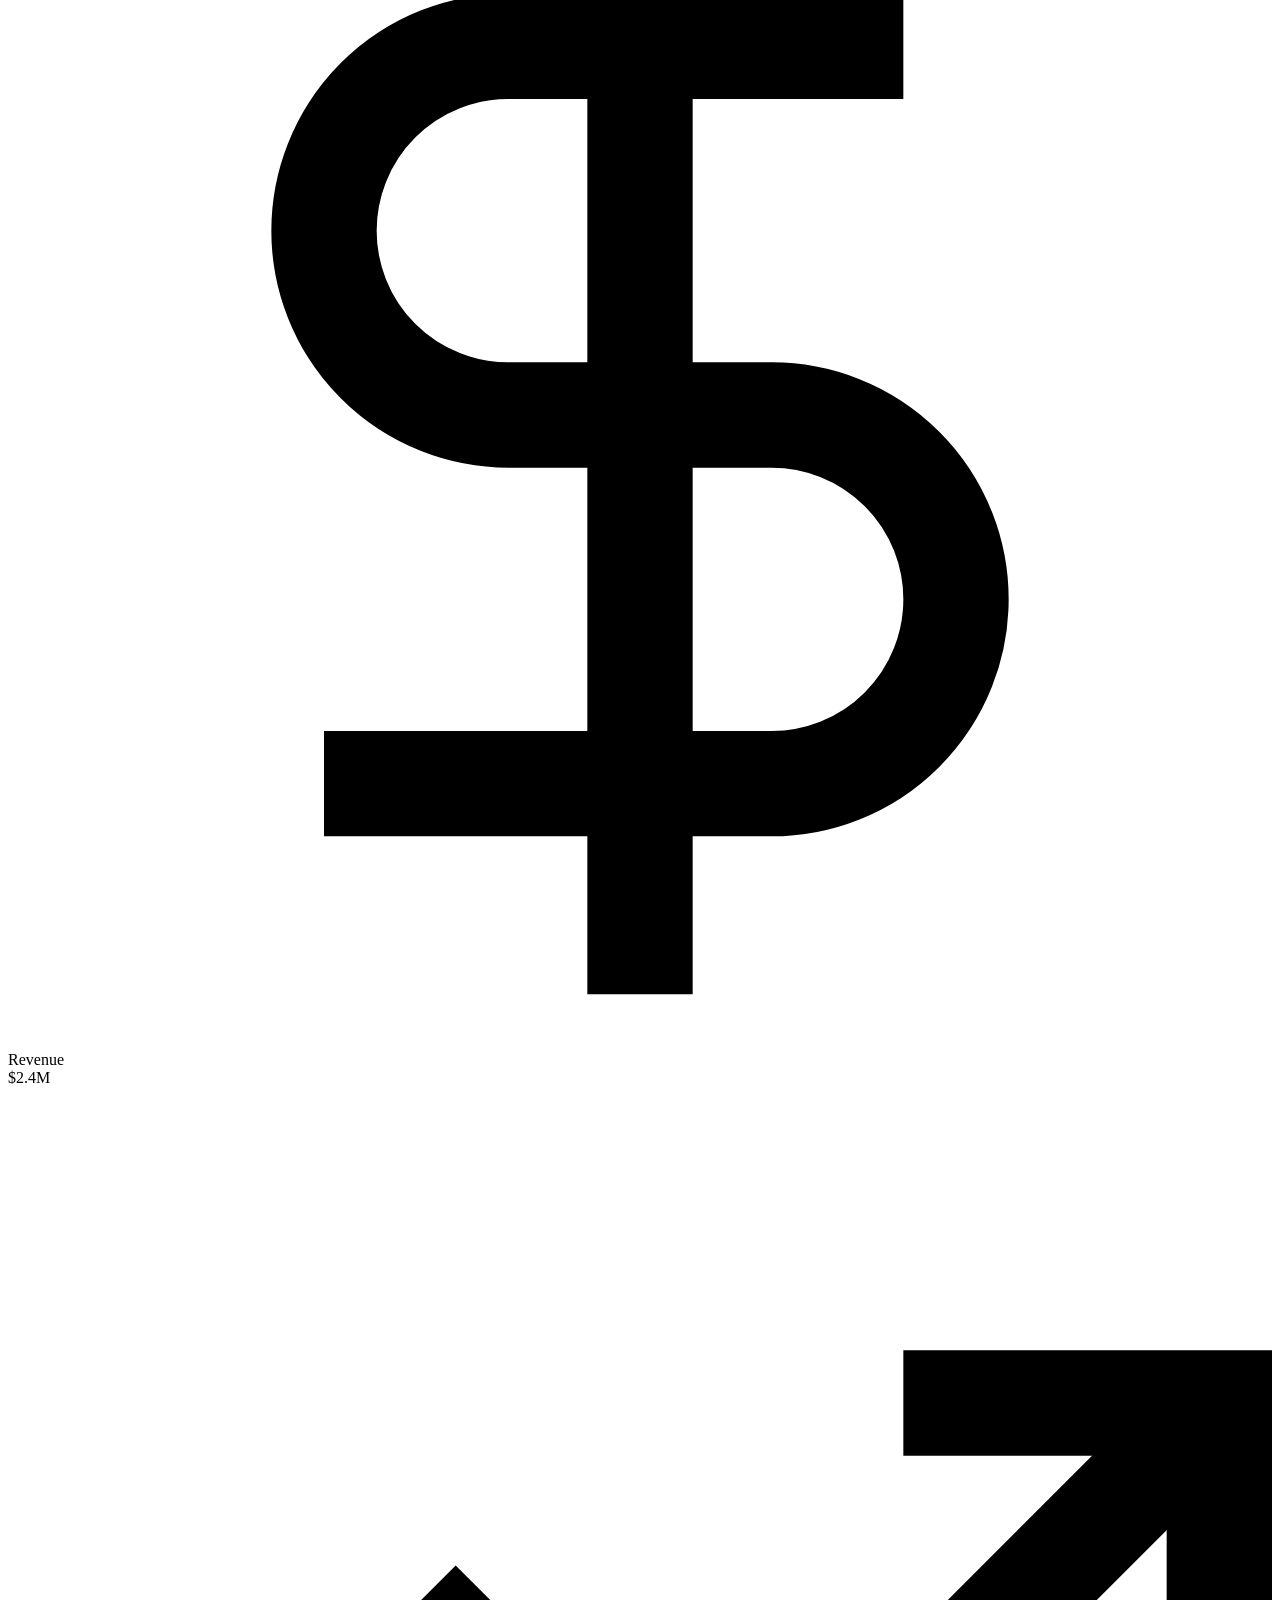
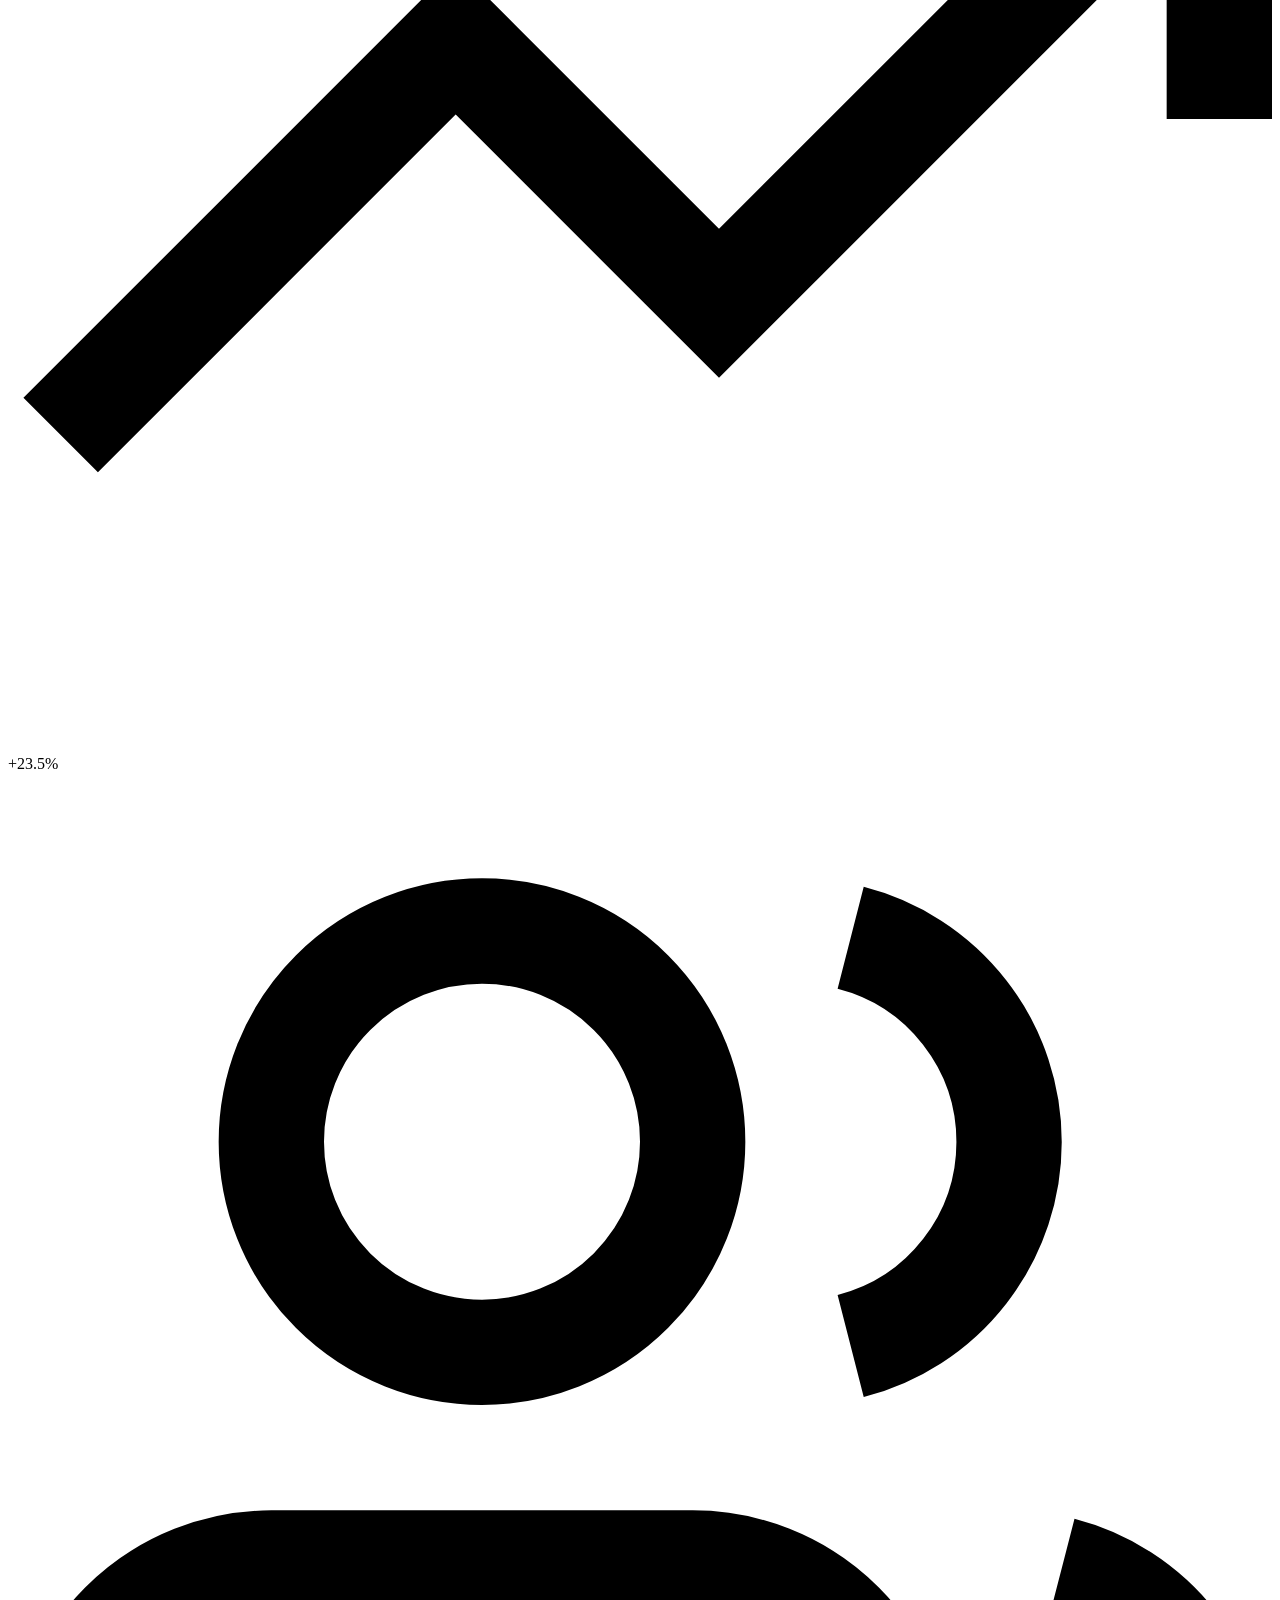
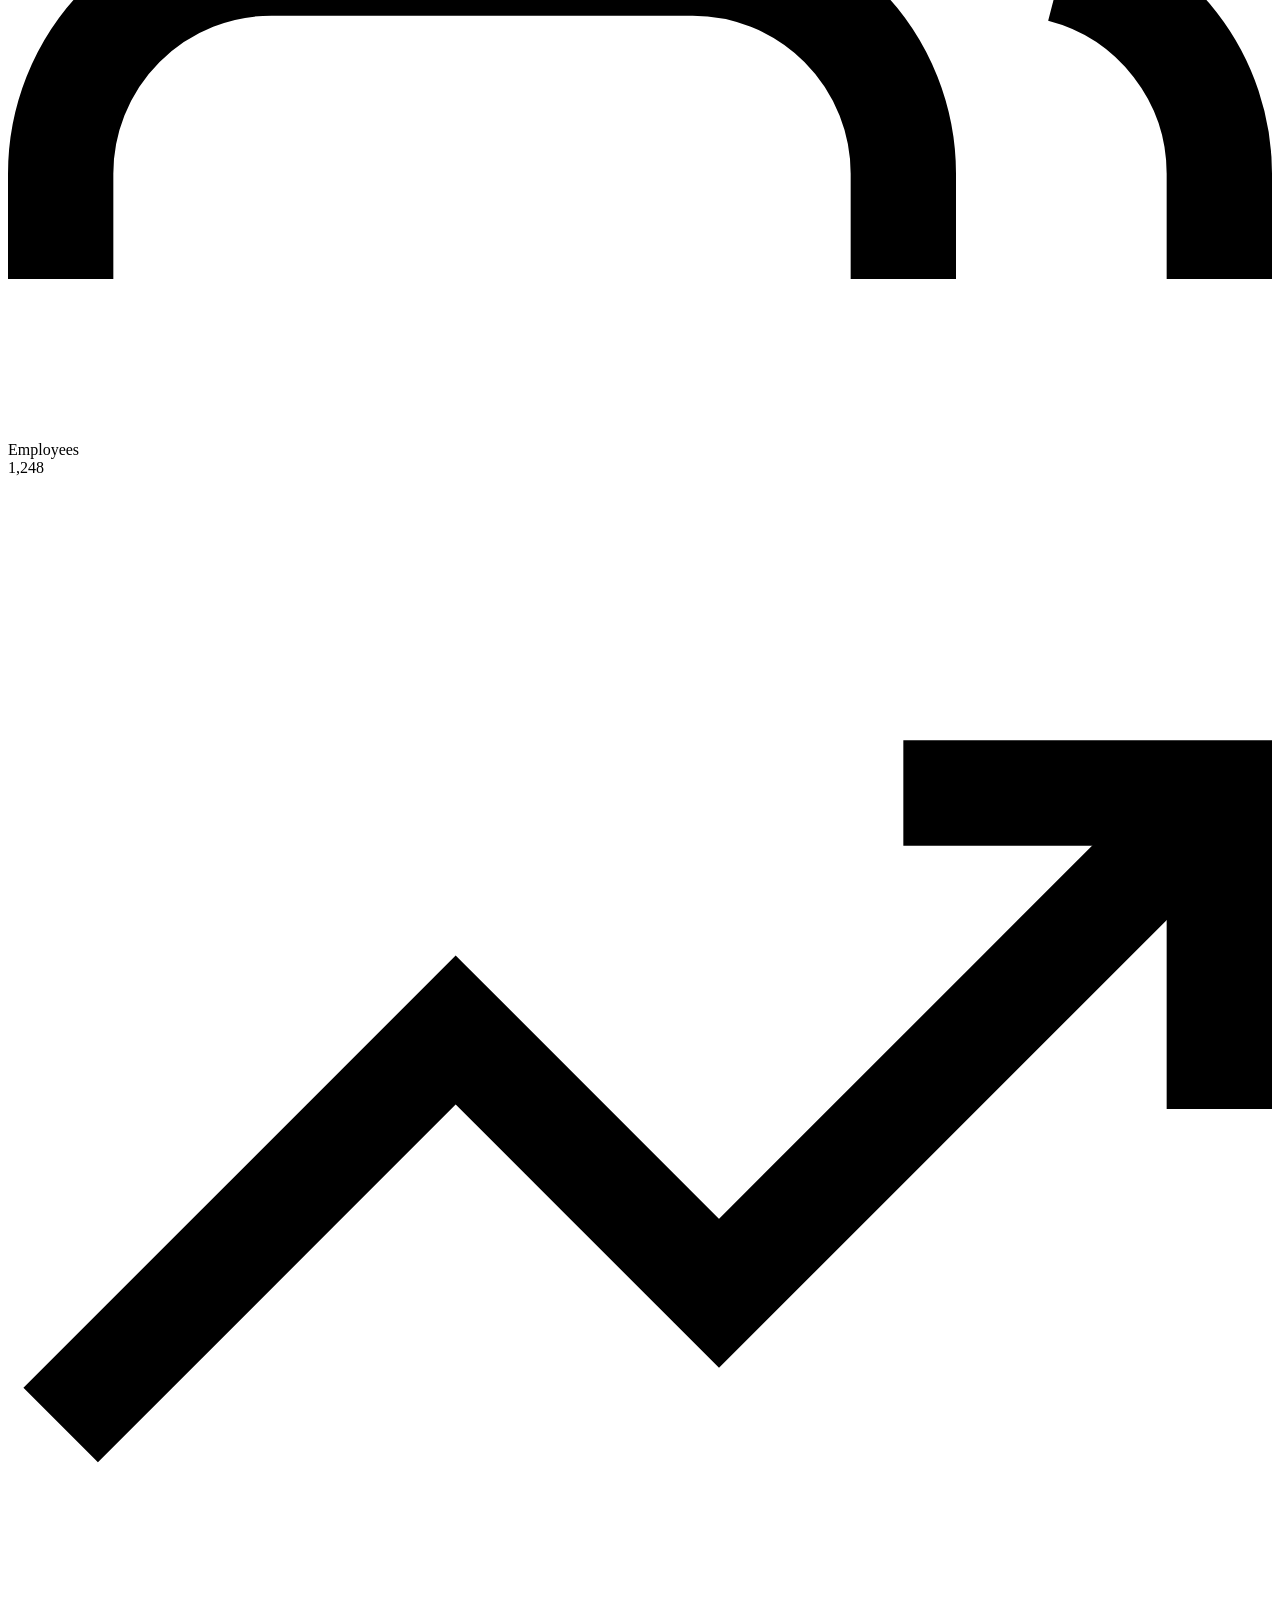
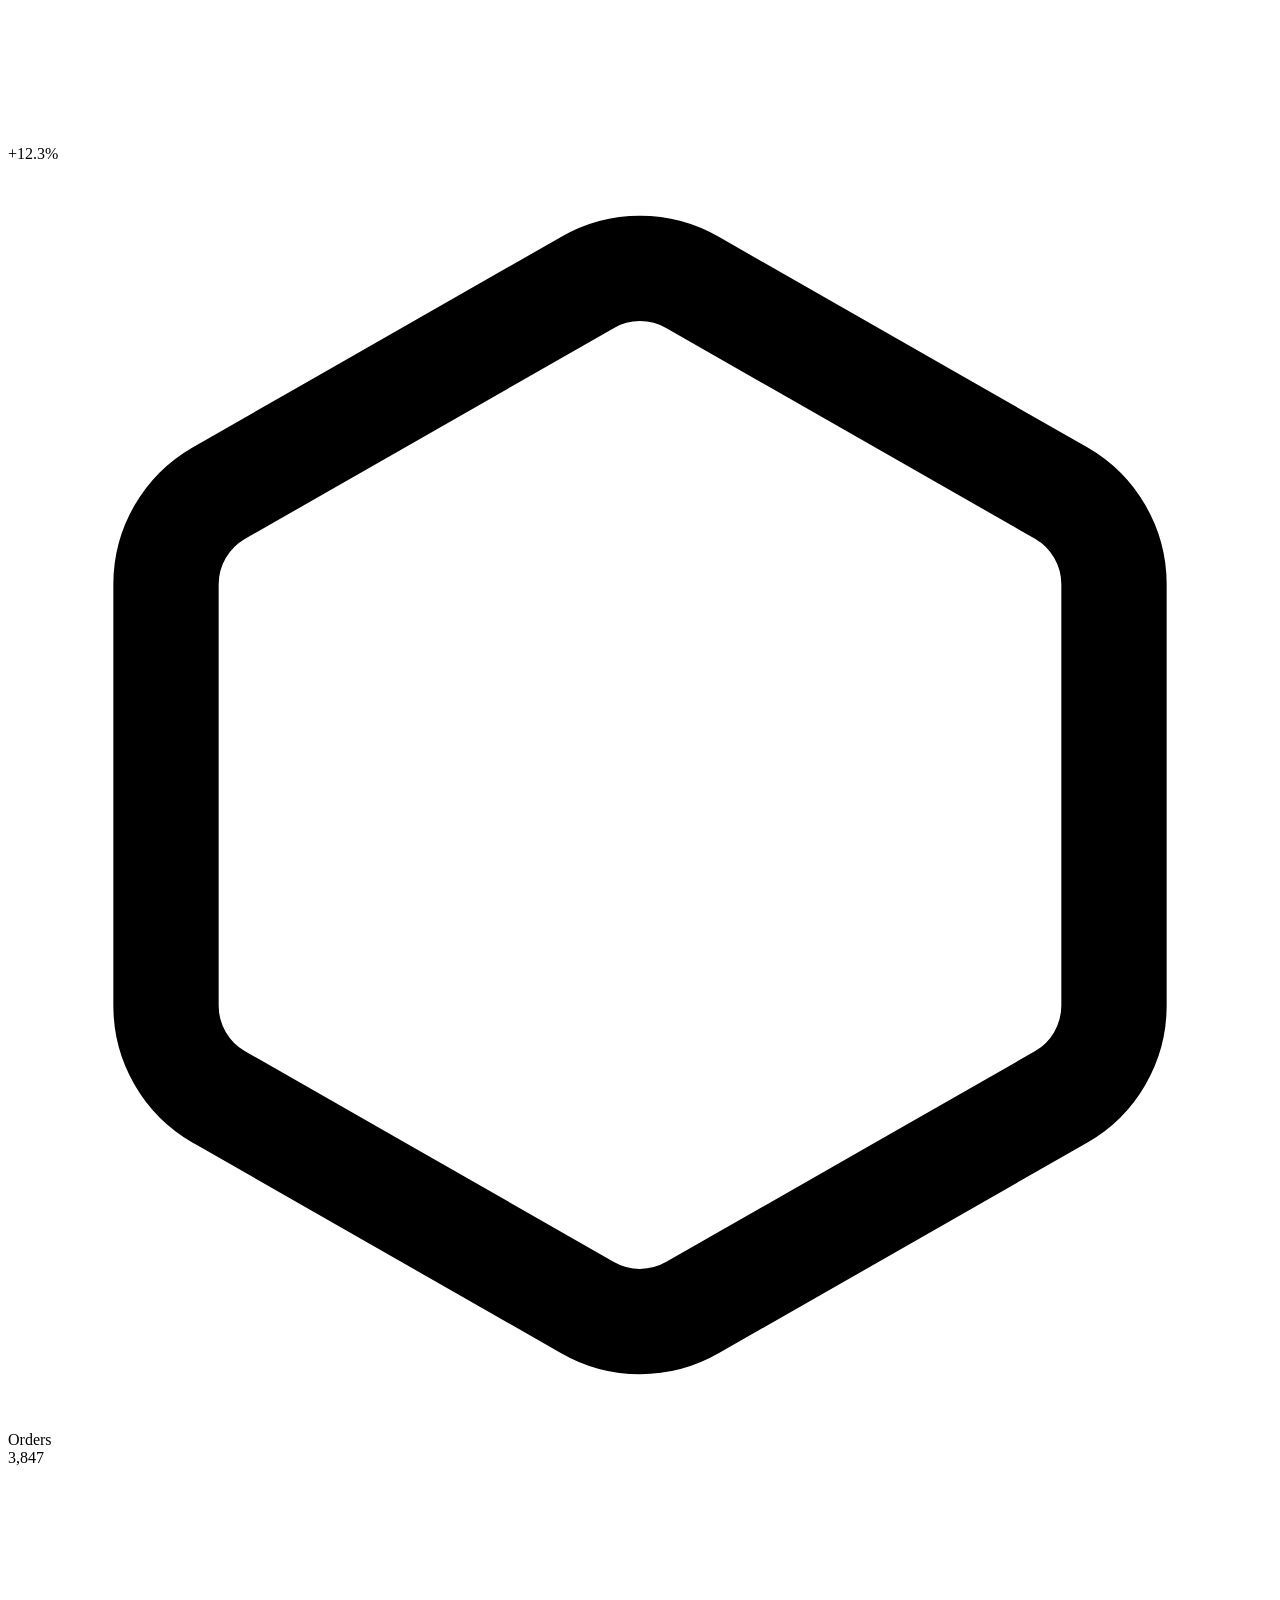
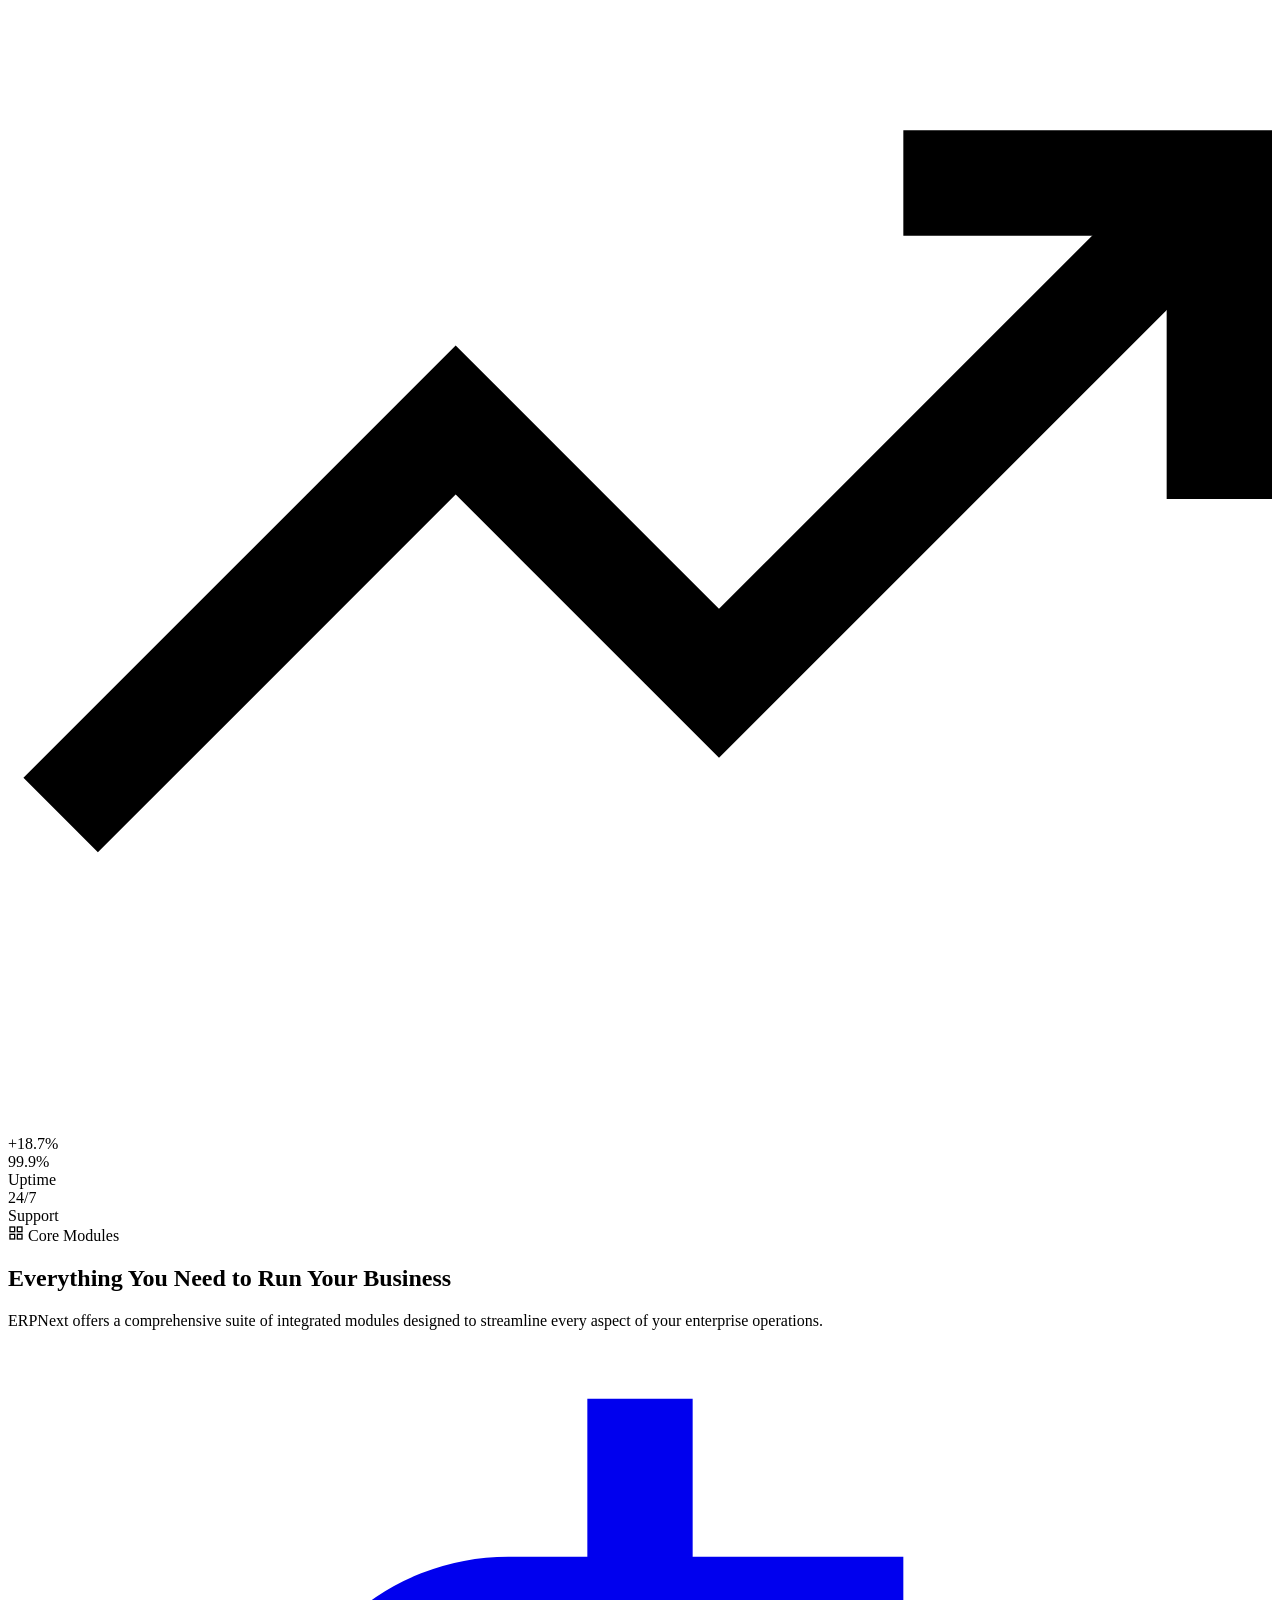
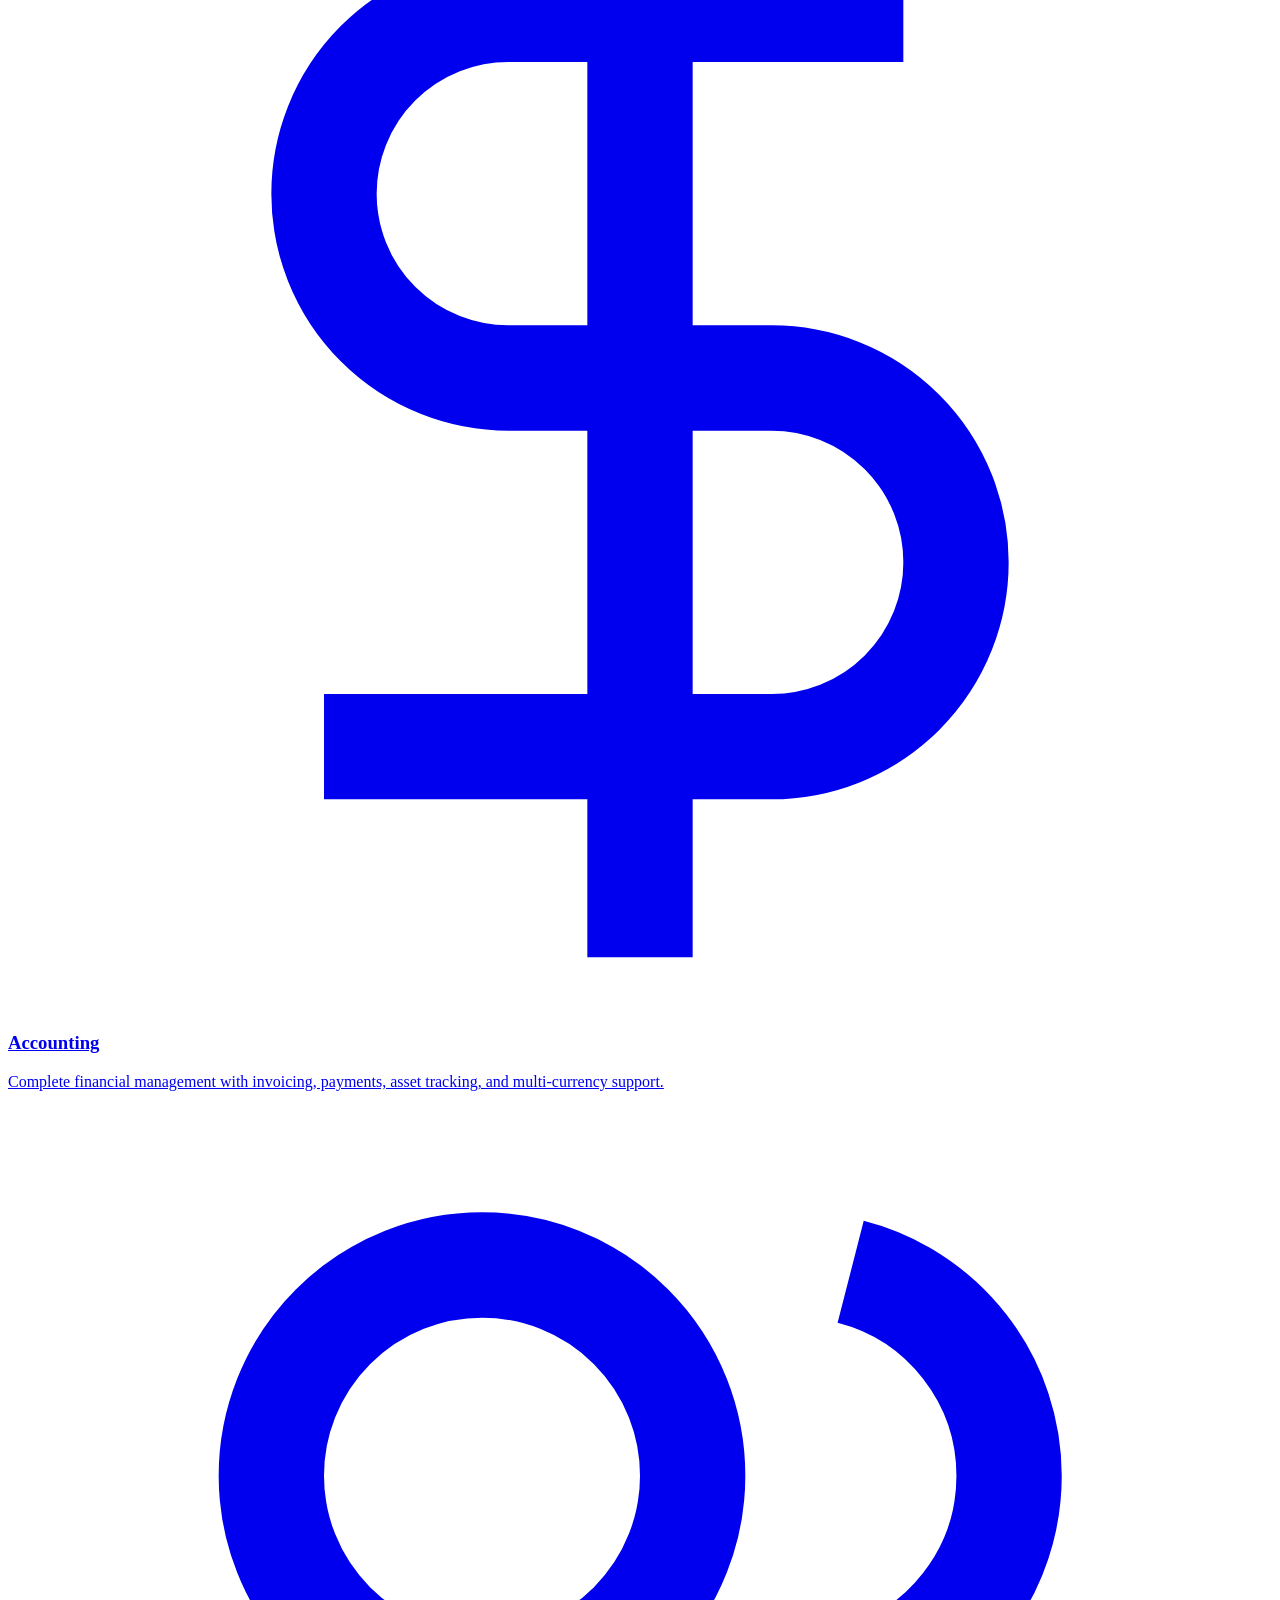
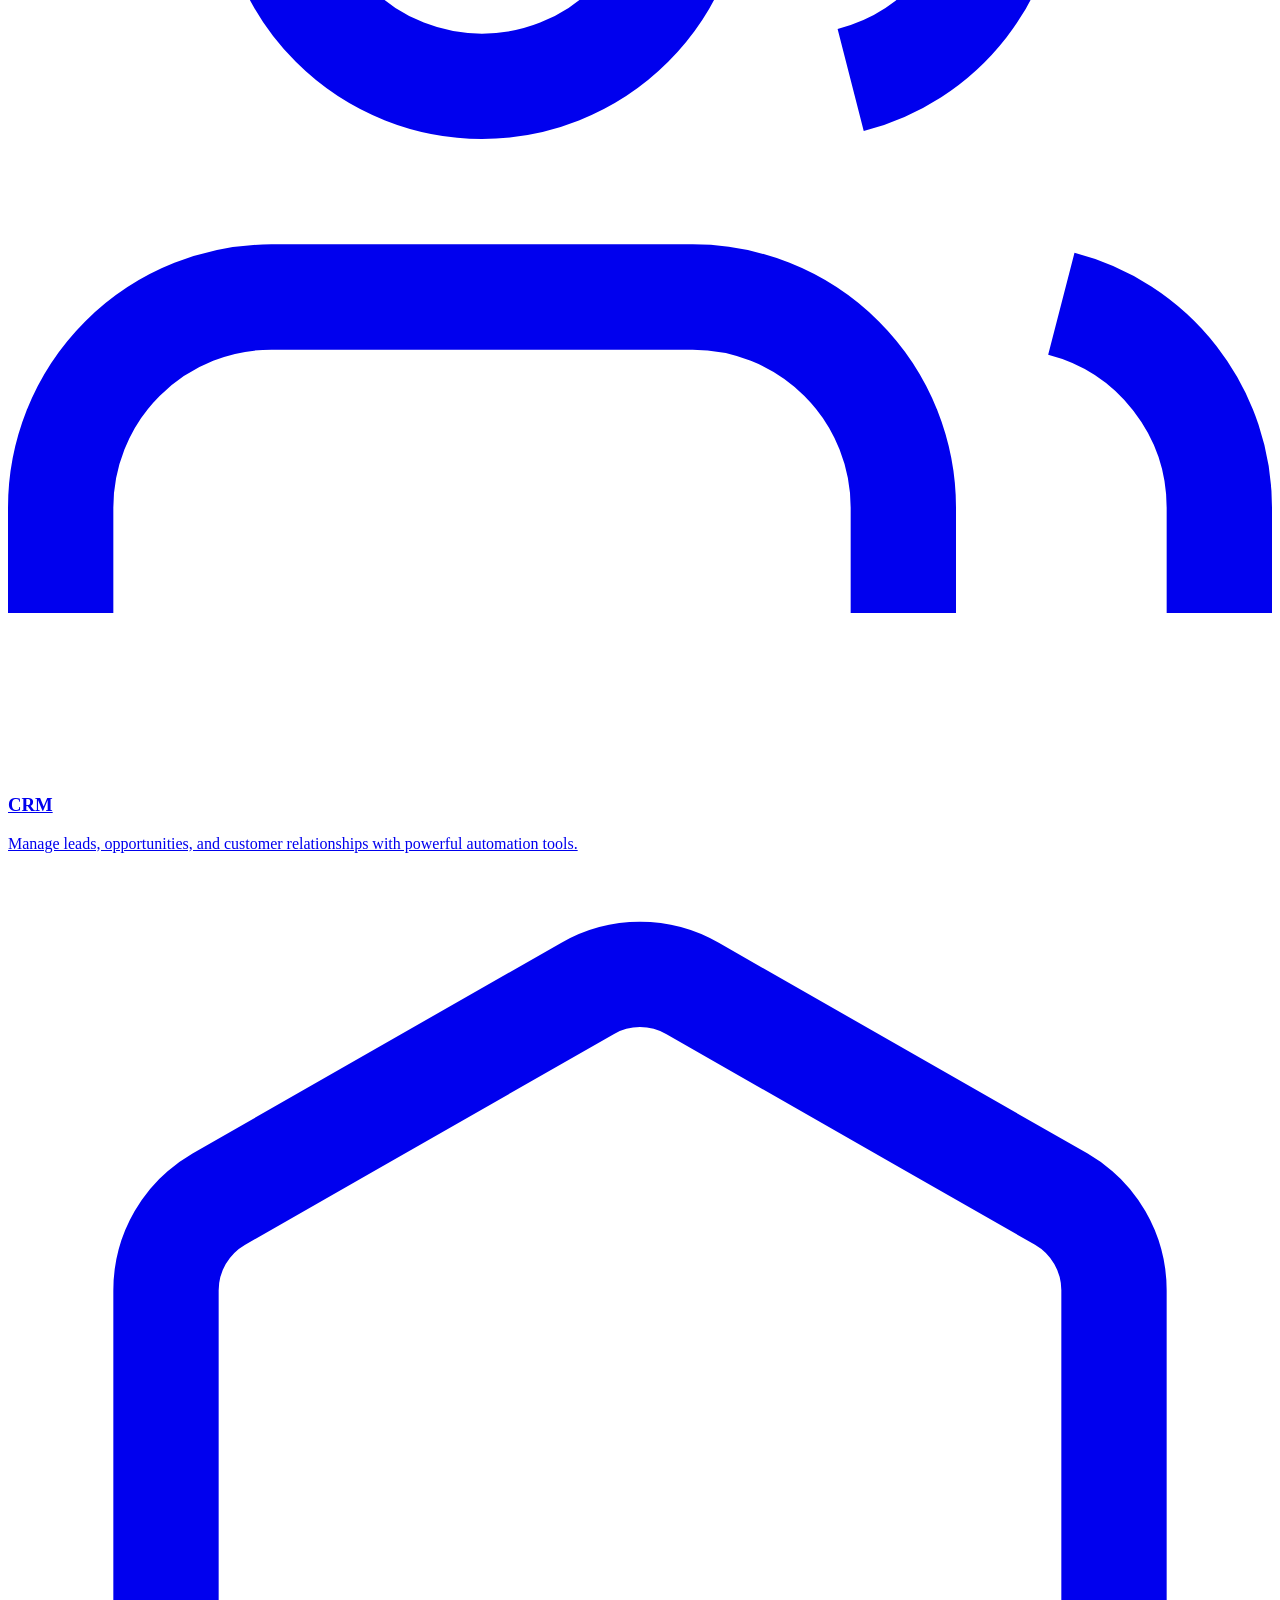
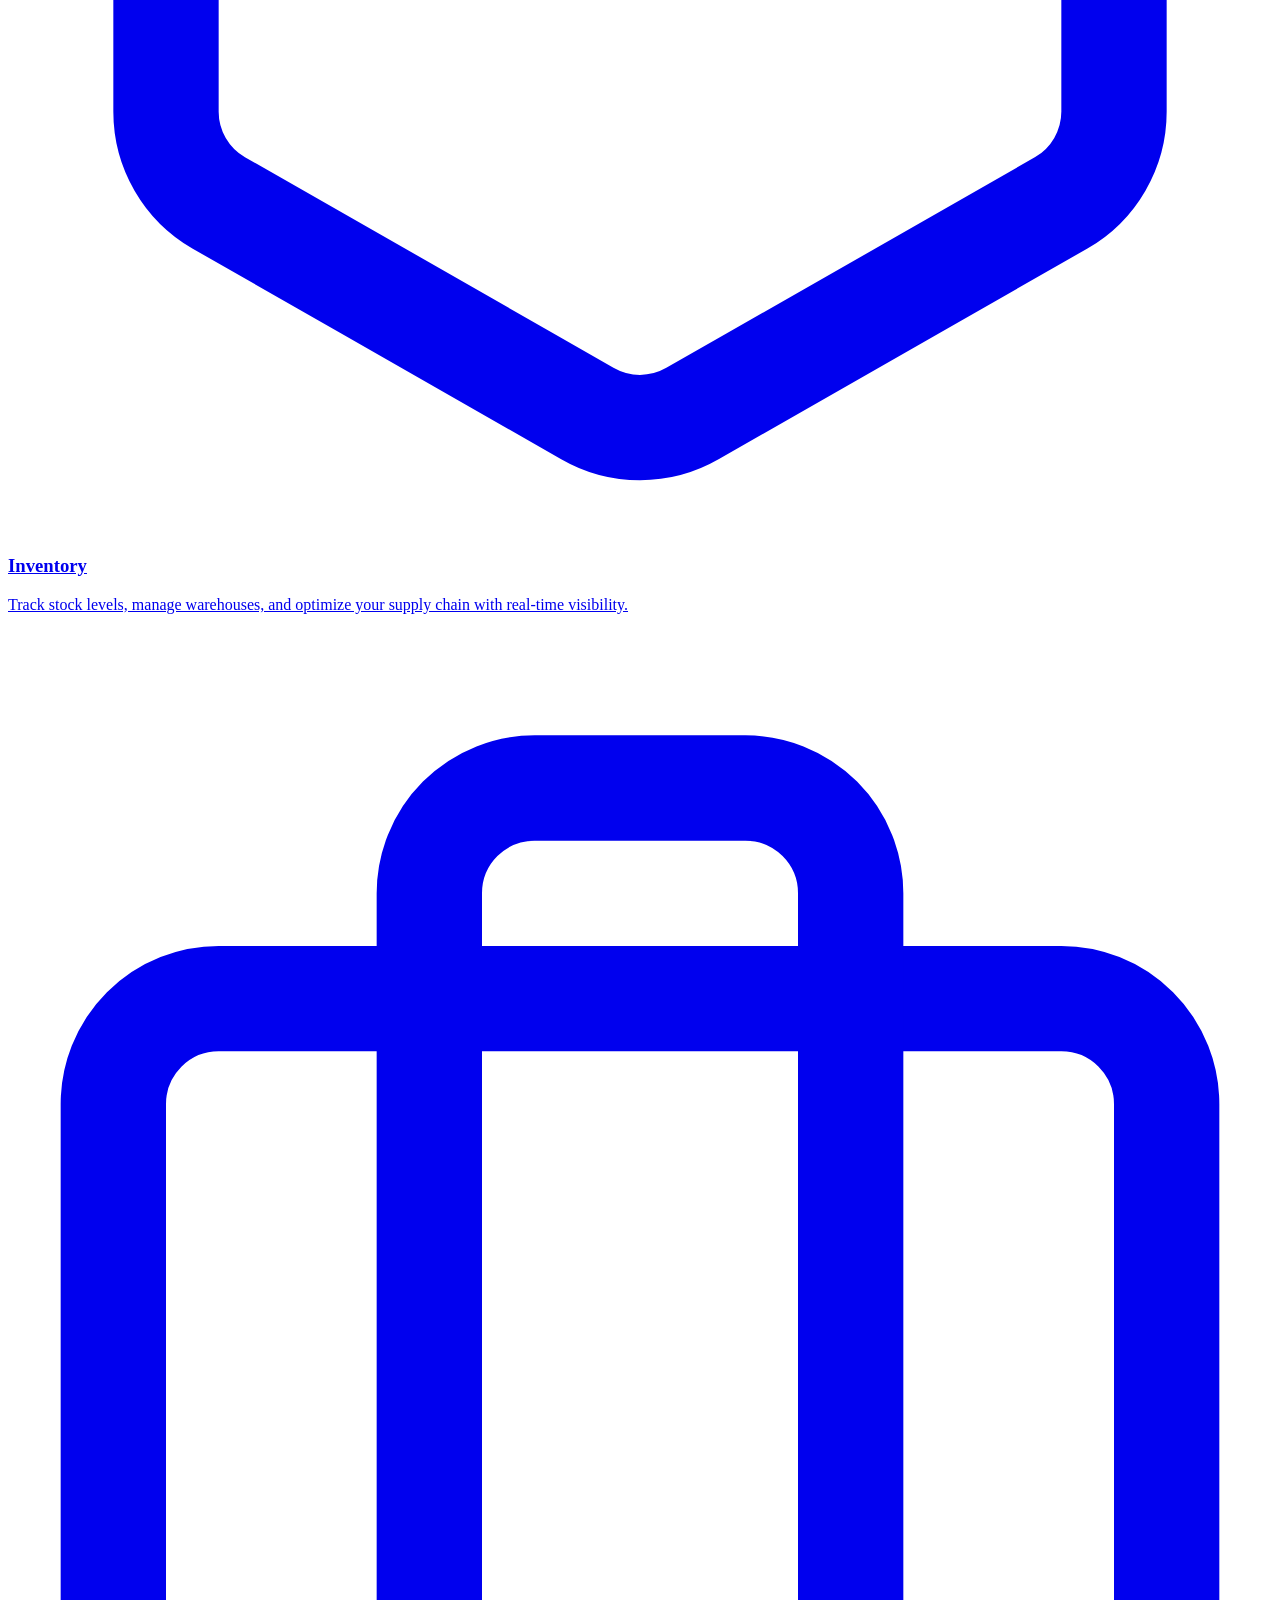
<file: index.html>
<!DOCTYPE html>
<html lang="en">
<head>
    <meta charset="UTF-8">
    <meta name="viewport" content="width=device-width, initial-scale=1.0, maximum-scale=1.0, user-scalable=no">
    <title>Flow Soft - Complete Business Management Solutions</title>
    <link rel="preconnect" href="https://fonts.googleapis.com">
    <link rel="preconnect" href="https://fonts.gstatic.com" crossorigin>
<link rel="stylesheet" href="https://fonts.googleapis.com/css2?family=Plus+Jakarta+Sans:wght@400;500;600;700;800&family=Space+Grotesk:wght@500;600;700&display=swap">
    <link rel="icon" type="image/svg+xml" href="data:image/svg+xml,%3Csvg viewBox='0 0 40 40' xmlns='http://www.w3.org/2000/svg'%3E%3Crect width='40' height='40' rx='10' fill='%230891b2'/%3E%3Cpath d='M10 20L20 10L30 20L20 30L10 20Z' fill='white'/%3E%3Cpath d='M20 16L24 20L20 24L16 20L20 16Z' fill='%230891b2'/%3E%3C/svg%3E">
    <!-- Styles loaded by ERPNext theme -->
    <style>
        * {
            touch-action: manipulation;
        }
        html {
            touch-action: manipulation;
            -webkit-text-size-adjust: none;
            -moz-text-size-adjust: none;
            -ms-text-size-adjust: none;
            text-size-adjust: none;
        }
    </style>
</head>
<body>
    <!-- Navigation -->
    <nav class="nav">
        <a href="#hero" class="nav-logo">
            <svg viewBox="0 0 40 40" fill="none" xmlns="http://www.w3.org/2000/svg">
                <rect width="40" height="40" rx="10" fill="#0891b2"/>
                <path d="M10 20L20 10L30 20L20 30L10 20Z" fill="white"/>
                <path d="M20 16L24 20L20 24L16 20L20 16Z" fill="#0891b2"/>
            </svg>
            <span>Flow Soft</span>
        </a>
        <button class="nav-toggle" aria-label="Toggle menu">
            <svg class="icon-hamburger" viewBox="0 0 24 24" fill="none" stroke="currentColor" stroke-width="2">
                <line x1="3" y1="6" x2="21" y2="6"></line>
                <line x1="3" y1="12" x2="21" y2="12"></line>
                <line x1="3" y1="18" x2="21" y2="18"></line>
            </svg>
            <svg class="icon-close" viewBox="0 0 24 24" fill="none" stroke="currentColor" stroke-width="2" style="display: none;">
                <line x1="18" y1="6" x2="6" y2="18"></line>
                <line x1="6" y1="6" x2="18" y2="18"></line>
            </svg>
        </button>
        <ul class="nav-links">
            <li><a href="#hero">ERPNext</a></li>
            <li><a href="#modules">Modules</a></li>
            <li><a href="#features">Features</a></li>
            <li><a href="subscription.html">Pricing</a></li>
            <li><a href="#testimonials">Testimonials</a></li>
            <li><a href="#faq">FAQ</a></li>
        </ul>
    </nav>

    <!-- Hero Section -->
    <section class="hero" id="hero">
        <div class="hero-container">
            <div class="hero-content">
                <div class="hero-badge">
                    <svg class="hero-badge-icon" viewBox="0 0 24 24" fill="none" stroke="currentColor" stroke-width="2">
                        <polygon points="13 2 3 14 12 14 11 22 21 10 12 10 13 2"></polygon>
                    </svg>
                    ERPNext Platform
                </div>
                <h1>
                    Complete Business<br>
                    Management <span class="gradient-text">Made Simple</span>
                </h1>
                <p class="hero-description">
                    Streamline your organization's operations with ERPNext which most powerful open source ERP system. From accounting to inventory, HR to projects, manage everything in one unified platform.
                </p>
                <div class="hero-buttons">
                    <a href="#" class="btn btn-primary btn-large">
                        Start Free Trial
                        <svg width="20" height="20" viewBox="0 0 24 24" fill="none" stroke="currentColor" stroke-width="2">
                            <line x1="5" y1="12" x2="19" y2="12"></line>
                            <polyline points="12 5 19 12 12 19"></polyline>
                        </svg>
                    </a>
                    <a href="#" class="btn btn-secondary btn-large">
                        <svg width="20" height="20" viewBox="0 0 24 24" fill="none" stroke="currentColor" stroke-width="2">
                            <polygon points="5 3 19 12 5 21 5 3"></polygon>
                        </svg>
                        Watch Demo
                    </a>
                </div>
                <div class="hero-stats">
                    <div class="hero-stat">
                        <div class="hero-stat-number">10K+</div>
                        <div class="hero-stat-label">Companies</div>
                    </div>
                    <div class="hero-stat">
                        <div class="hero-stat-number">50+</div>
                        <div class="hero-stat-label">Countries</div>
                    </div>
                    <div class="hero-stat">
                        <div class="hero-stat-number">100K+</div>
                        <div class="hero-stat-label">Users</div>
                    </div>
                </div>
            </div>
            <div class="hero-visual">
                <div class="hero-dashboard">
                    <div class="dashboard-header">
                        <div class="dashboard-dot red"></div>
                        <div class="dashboard-dot yellow"></div>
                        <div class="dashboard-dot green"></div>
                    </div>
                    <div class="dashboard-content">
                        <div class="dashboard-card">
                            <div class="dashboard-card-header">
                                <svg class="hero-badge-icon" viewBox="0 0 24 24" fill="none" stroke="currentColor" stroke-width="2">
                                    <line x1="12" y1="1" x2="12" y2="23"></line>
                                    <path d="M17 5H9.5a3.5 3.5 0 0 0 0 7h5a3.5 3.5 0 0 1 0 7H6"></path>
                                </svg>
                                Revenue
                            </div>
                            <div class="dashboard-card-value">$2.4M</div>
                            <div class="dashboard-card-change">
                                <svg class="hero-badge-icon" viewBox="0 0 24 24" fill="none" stroke="currentColor" stroke-width="2">
                                    <polyline points="23 6 13.5 15.5 8.5 10.5 1 18"></polyline>
                                    <polyline points="17 6 23 6 23 12"></polyline>
                                </svg>
                                +23.5%
                            </div>
                        </div>
                        <div class="dashboard-card">
                            <div class="dashboard-card-header">
                                <svg class="hero-badge-icon" viewBox="0 0 24 24" fill="none" stroke="currentColor" stroke-width="2">
                                    <path d="M17 21v-2a4 4 0 0 0-4-4H5a4 4 0 0 0-4 4v2"></path>
                                    <circle cx="9" cy="7" r="4"></circle>
                                    <path d="M23 21v-2a4 4 0 0 0-3-3.87"></path>
                                    <path d="M16 3.13a4 4 0 0 1 0 7.75"></path>
                                </svg>
                                Employees
                            </div>
                            <div class="dashboard-card-value">1,248</div>
                            <div class="dashboard-card-change">
                                <svg class="hero-badge-icon" viewBox="0 0 24 24" fill="none" stroke="currentColor" stroke-width="2">
                                    <polyline points="23 6 13.5 15.5 8.5 10.5 1 18"></polyline>
                                    <polyline points="17 6 23 6 23 12"></polyline>
                                </svg>
                                +12.3%
                            </div>
                        </div>
                        <div class="dashboard-card">
                            <div class="dashboard-card-header">
                                <svg class="hero-badge-icon" viewBox="0 0 24 24" fill="none" stroke="currentColor" stroke-width="2">
                                    <path d="M21 16V8a2 2 0 0 0-1-1.73l-7-4a2 2 0 0 0-2 0l-7 4A2 2 0 0 0 3 8v8a2 2 0 0 0 1 1.73l7 4a2 2 0 0 0 2 0l7-4A2 2 0 0 0 21 16z"></path>
                                </svg>
                                Orders
                            </div>
                            <div class="dashboard-card-value">3,847</div>
                            <div class="dashboard-card-change">
                                <svg class="hero-badge-icon" viewBox="0 0 24 24" fill="none" stroke="currentColor" stroke-width="2">
                                    <polyline points="23 6 13.5 15.5 8.5 10.5 1 18"></polyline>
                                    <polyline points="17 6 23 6 23 12"></polyline>
                                </svg>
                                +18.7%
                            </div>
                        </div>
                        <div class="dashboard-chart">
                            <div class="chart-bars">
                                <div class="chart-bar" style="height: 60%;" data-value="Jan"></div>
                                <div class="chart-bar" style="height: 80%;" data-value="Feb"></div>
                                <div class="chart-bar" style="height: 45%;" data-value="Mar"></div>
                                <div class="chart-bar" style="height: 90%;" data-value="Apr"></div>
                                <div class="chart-bar" style="height: 75%;" data-value="May"></div>
                                <div class="chart-bar" style="height: 95%;" data-value="Jun"></div>
                                <div class="chart-bar" style="height: 85%;" data-value="Jul"></div>
                            </div>
                        </div>
                    </div>
                </div>
                <div class="floating-badge top-right">
                    <div class="floating-badge-value">99.9%</div>
                    <div class="floating-badge-label">Uptime</div>
                </div>
                <div class="floating-badge bottom-left">
                    <div class="floating-badge-value">24/7</div>
                    <div class="floating-badge-label">Support</div>
                </div>
            </div>
        </div>
    </section>

    <!-- Modules Section -->
    <section class="modules" id="modules">
        <div class="section-header">
            <div class="section-badge">
                <svg width="16" height="16" viewBox="0 0 24 24" fill="none" stroke="currentColor" stroke-width="2">
                    <rect x="3" y="3" width="7" height="7"></rect>
                    <rect x="14" y="3" width="7" height="7"></rect>
                    <rect x="14" y="14" width="7" height="7"></rect>
                    <rect x="3" y="14" width="7" height="7"></rect>
                </svg>
                Core Modules
            </div>
            <h2 class="section-title">Everything You Need to Run Your Business</h2>
            <p class="section-description">ERPNext offers a comprehensive suite of integrated modules designed to streamline every aspect of your enterprise operations.</p>
        </div>
        <div class="modules-grid">
            <a href="module-detail.html?module=accounting" class="module-card">
                <div class="module-icon">
                    <svg viewBox="0 0 24 24" fill="none" stroke="currentColor" stroke-width="2">
                        <line x1="12" y1="1" x2="12" y2="23"></line>
                        <path d="M17 5H9.5a3.5 3.5 0 0 0 0 7h5a3.5 3.5 0 0 1 0 7H6"></path>
                    </svg>
                </div>
                <h3 class="module-title">Accounting</h3>
                <p class="module-description">Complete financial management with invoicing, payments, asset tracking, and multi-currency support.</p>
            </a>
            <a href="module-detail.html?module=crm" class="module-card">
                <div class="module-icon">
                    <svg viewBox="0 0 24 24" fill="none" stroke="currentColor" stroke-width="2">
                        <path d="M17 21v-2a4 4 0 0 0-4-4H5a4 4 0 0 0-4 4v2"></path>
                        <circle cx="9" cy="7" r="4"></circle>
                        <path d="M23 21v-2a4 4 0 0 0-3-3.87"></path>
                        <path d="M16 3.13a4 4 0 0 1 0 7.75"></path>
                    </svg>
                </div>
                <h3 class="module-title">CRM</h3>
                <p class="module-description">Manage leads, opportunities, and customer relationships with powerful automation tools.</p>
            </a>
            <a href="module-detail.html?module=inventory" class="module-card">
                <div class="module-icon">
                    <svg viewBox="0 0 24 24" fill="none" stroke="currentColor" stroke-width="2">
                        <path d="M21 16V8a2 2 0 0 0-1-1.73l-7-4a2 2 0 0 0-2 0l-7 4A2 2 0 0 0 3 8v8a2 2 0 0 0 1 1.73l7 4a2 2 0 0 0 2 0l7-4A2 2 0 0 0 21 16z"></path>
                    </svg>
                </div>
                <h3 class="module-title">Inventory</h3>
                <p class="module-description">Track stock levels, manage warehouses, and optimize your supply chain with real-time visibility.</p>
            </a>
            <a href="module-detail.html?module=hr" class="module-card">
                <div class="module-icon">
                    <svg viewBox="0 0 24 24" fill="none" stroke="currentColor" stroke-width="2">
                        <rect x="2" y="7" width="20" height="14" rx="2" ry="2"></rect>
                        <path d="M16 21V5a2 2 0 0 0-2-2h-4a2 2 0 0 0-2 2v16"></path>
                    </svg>
                </div>
                <h3 class="module-title">HR & Payroll</h3>
                <p class="module-description">Streamline employee management, recruitment, attendance, leaves, and payroll processing.</p>
            </a>
            <a href="module-detail.html?module=projects" class="module-card">
                <div class="module-icon">
                    <svg viewBox="0 0 24 24" fill="none" stroke="currentColor" stroke-width="2">
                        <path d="M2 3h6a4 4 0 0 1 4 4v14a3 3 0 0 0-3-3H2z"></path>
                        <path d="M22 3h-6a4 4 0 0 0-4 4v14a3 3 0 0 1 3-3h7z"></path>
                    </svg>
                </div>
                <h3 class="module-title">Projects</h3>
                <p class="module-description">Plan, track, and deliver projects on time with Gantt charts, timesheets, and resource management.</p>
            </a>
            <a href="module-detail.html?module=manufacturing" class="module-card">
                <div class="module-icon">
                    <svg viewBox="0 0 24 24" fill="none" stroke="currentColor" stroke-width="2">
                        <path d="M14.7 6.3a1 1 0 0 0 0 1.4l1.6 1.6a1 1 0 0 0 1.4 0l3.77-3.77a6 6 0 0 1-7.94 7.94l-6.91 6.91a2.12 2.12 0 0 1-3-3l6.91-6.91a6 6 0 0 1 7.94-7.94l-3.76 3.76z"></path>
                    </svg>
                </div>
                <h3 class="module-title">Manufacturing</h3>
                <p class="module-description">Manage production planning, BOMs, work orders, and job cards for efficient manufacturing.</p>
            </a>
            <a href="module-detail.html?module=ecommerce" class="module-card">
                <div class="module-icon">
                    <svg viewBox="0 0 24 24" fill="none" stroke="currentColor" stroke-width="2">
                        <circle cx="9" cy="21" r="1"></circle>
                        <circle cx="20" cy="21" r="1"></circle>
                        <path d="M1 1h4l2.68 13.39a2 2 0 0 0 2 1.61h9.72a2 2 0 0 0 2-1.61L23 6H6"></path>
                    </svg>
                </div>
                <h3 class="module-title">E-Commerce</h3>
                <p class="module-description">Build your online store with integrated shopping cart, payments, and order management.</p>
            </a>
            <a href="module-detail.html?module=website" class="module-card">
                <div class="module-icon">
                    <svg viewBox="0 0 24 24" fill="none" stroke="currentColor" stroke-width="2">
                        <polyline points="16 18 22 12 16 6"></polyline>
                        <polyline points="8 6 2 12 8 18"></polyline>
                    </svg>
                </div>
                <h3 class="module-title">Website Builder</h3>
                <p class="module-description">Create beautiful websites and web pages with drag-and-drop tools and SEO optimization.</p>
            </a>
        </div>
    </section>

    <!-- Features Section -->
    <section class="features" id="features">
        <div class="section-header">
            <div class="section-badge">
                <svg width="16" height="16" viewBox="0 0 24 24" fill="none" stroke="currentColor" stroke-width="2">
                    <polygon points="12 2 15.09 8.26 22 9.27 17 14.14 18.18 21.02 12 17.77 5.82 21.02 7 14.14 2 9.27 8.91 8.26 12 2"></polygon>
                </svg>
                Key Features
            </div>
            <h2 class="section-title">Built for Modern Businesses</h2>
            <p class="section-description">Powerful capabilities that help you work smarter, faster, and more efficiently.</p>
        </div>
        <div class="features-grid">
            <a href="feature-detail.html?feature=roles" class="feature-card">
                <div class="feature-icon">
                    <svg viewBox="0 0 24 24" fill="none" stroke="currentColor" stroke-width="2">
                        <rect x="3" y="11" width="18" height="11" rx="2" ry="2"></rect>
                        <path d="M7 11V7a5 5 0 0 1 10 0v4"></path>
                    </svg>
                </div>
                <h3 class="feature-title">Role-Based Access</h3>
                <p class="feature-description">Granular permissions ensure the right people see the right data. Control access at field, document, and module levels.</p>
            </a>
            <a href="feature-detail.html?feature=reports" class="feature-card">
                <div class="feature-icon">
                    <svg viewBox="0 0 24 24" fill="none" stroke="currentColor" stroke-width="2">
                        <line x1="18" y1="20" x2="18" y2="10"></line>
                        <line x1="12" y1="20" x2="12" y2="4"></line>
                        <line x1="6" y1="20" x2="6" y2="14"></line>
                    </svg>
                </div>
                <h3 class="feature-title">Custom Reports</h3>
                <p class="feature-description">Build any report you need with our powerful report builder. Generate insights with just a few clicks.</p>
            </a>
            <a href="feature-detail.html?feature=currency" class="feature-card">
                <div class="feature-icon">
                    <svg viewBox="0 0 24 24" fill="none" stroke="currentColor" stroke-width="2">
                        <circle cx="12" cy="12" r="10"></circle>
                        <polygon points="16.24 7.76 14.12 14.12 7.76 16.24 9.88 9.88 16.24 7.76"></polygon>
                    </svg>
                </div>
                <h3 class="feature-title">Multi-Currency</h3>
                <p class="feature-description">Conduct business globally with support for multiple currencies, exchange rates, and international transactions.</p>
            </a>
            <a href="feature-detail.html?feature=tax" class="feature-card">
                <div class="feature-icon">
                    <svg viewBox="0 0 24 24" fill="none" stroke="currentColor" stroke-width="2">
                        <path d="M12 22s8-4 8-10V5l-8-3-8 3v7c0 6 8 10 8 10z"></path>
                    </svg>
                </div>
                <h3 class="feature-title">Tax Compliance</h3>
                <p class="feature-description">Stay compliant with GST, VAT, and local tax regulations. Automatic tax calculations and filing support.</p>
            </a>
            <a href="feature-detail.html?feature=workflow" class="feature-card">
                <div class="feature-icon">
                    <svg viewBox="0 0 24 24" fill="none" stroke="currentColor" stroke-width="2">
                        <path d="M18 8A6 6 0 0 0 6 8c0 7-3 9-3 9h18s-3-2-3-9"></path>
                        <path d="M13.73 21a2 2 0 0 1-3.46 0"></path>
                    </svg>
                </div>
                <h3 class="feature-title">Workflow Automation</h3>
                <p class="feature-description">Automate repetitive tasks with powerful workflow engine. Set approvals, alerts, and custom business logic.</p>
            </a>
            <a href="feature-detail.html?feature=api" class="feature-card">
                <div class="feature-icon">
                    <svg viewBox="0 0 24 24" fill="none" stroke="currentColor" stroke-width="2">
                        <path d="M21 15v4a2 2 0 0 1-2 2H5a2 2 0 0 1-2-2v-4"></path>
                        <polyline points="7 10 12 15 17 10"></polyline>
                        <line x1="12" y1="15" x2="12" y2="3"></line>
                    </svg>
                </div>
                <h3 class="feature-title">API Integration</h3>
                <p class="feature-description">Connect ERPNext with your existing tools via REST API. Build custom integrations and automations.</p>
            </a>
        </div>
    </section>

    <!-- Stats Section -->
    <section class="stats">
        <div class="stats-grid">
            <div class="stat-item">
                <div class="stat-number">10,000+</div>
                <div class="stat-label">Companies Worldwide</div>
            </div>
            <div class="stat-item">
                <div class="stat-number">50+</div>
                <div class="stat-label">Countries Served</div>
            </div>
            <div class="stat-item">
                <div class="stat-number">100K+</div>
                <div class="stat-label">Active Users</div>
            </div>
            <div class="stat-item">
                <div class="stat-number">1M+</div>
                <div class="stat-label">Invoices Monthly</div>
            </div>
        </div>
    </section>

    <!-- Testimonials Section -->
    <section class="testimonials" id="testimonials">
        <div class="section-header">
            <div class="section-badge">
                <svg width="16" height="16" viewBox="0 0 24 24" fill="none" stroke="currentColor" stroke-width="2">
                    <path d="M21 15a2 2 0 0 1-2 2H7l-4 4V5a2 2 0 0 1 2-2h14a2 2 0 0 1 2 2z"></path>
                </svg>
                Testimonials
            </div>
            <h2 class="section-title">Trusted by Businesses Worldwide</h2>
            <p class="section-description">See what our customers have to say about their ERPNext experience.</p>
        </div>
        <div class="testimonials-grid">
            <div class="testimonial-card">
                <p class="testimonial-quote">ERPNext transformed how we manage our manufacturing operations. The production planning module saved us countless hours and reduced errors dramatically.</p>
                <div class="testimonial-author">
                    <div class="testimonial-avatar">RS</div>
                    <div class="testimonial-info">
                        <h4>Rajesh Sharma</h4>
                        <span>Operations Director, TechParts India</span>
                    </div>
                </div>
            </div>
            <div class="testimonial-card">
                <p class="testimonial-quote">As a growing startup, we needed an affordable yet powerful ERP. ERPNext exceeded our expectations with its flexibility and comprehensive feature set.</p>
                <div class="testimonial-author">
                    <div class="testimonial-avatar">MK</div>
                    <div class="testimonial-info">
                        <h4>Maria Kowalski</h4>
                        <span>CEO, GreenLeaf Foods</span>
                    </div>
                </div>
            </div>
            <div class="testimonial-card">
                <p class="testimonial-quote">The open-source nature of ERPNext means we have complete control over our data. The community support is incredible and the documentation is thorough.</p>
                <div class="testimonial-author">
                    <div class="testimonial-avatar">JC</div>
                    <div class="testimonial-info">
                        <h4>Jean Claude</h4>
                        <span>IT Manager, Lyon Distribution</span>
                    </div>
                </div>
            </div>
        </div>
    </section>

    <!-- FAQ Section -->
    <section class="faq" id="faq">
        <div class="section-header">
            <div class="section-badge">
                <svg width="16" height="16" viewBox="0 0 24 24" fill="none" stroke="currentColor" stroke-width="2">
                    <circle cx="12" cy="12" r="10"></circle>
                    <path d="M9.09 9a3 3 0 0 1 5.83 1c0 2-3 3-3 3"></path>
                    <line x1="12" y1="17" x2="12.01" y2="17"></line>
                </svg>
                FAQ
            </div>
            <h2 class="section-title">Frequently Asked Questions</h2>
            <p class="section-description">Everything you need to know about ERPNext.</p>
        </div>
        <div class="faq-container">
            <div class="faq-item">
                <div class="faq-question">
                    What is ERPNext and who is it for?
                    <svg viewBox="0 0 24 24" fill="none" stroke="currentColor" stroke-width="2">
                        <polyline points="6 9 12 15 18 9"></polyline>
                    </svg>
                </div>
                <div class="faq-answer">
                    <p>ERPNext is a free, open-source ERP system designed for small and medium businesses. It covers all aspects of business management including accounting, inventory, CRM, HR, projects, and more. Whether you're a startup or an established company, ERPNext scales to meet your needs.</p>
                </div>
            </div>
            <div class="faq-item">
                <div class="faq-question">
                    How much does ERPNext cost?
                    <svg viewBox="0 0 24 24" fill="none" stroke="currentColor" stroke-width="2">
                        <polyline points="6 9 12 15 18 9"></polyline>
                    </svg>
                </div>
                <div class="faq-answer">
                    <p>ERPNext pricing is based on your usage, support needs, and customization requirements.</p>
                </div>
            </div>
            <div class="faq-item">
                <div class="faq-question">
                    Can ERPNext handle multiple companies?
                    <svg viewBox="0 0 24 24" fill="none" stroke="currentColor" stroke-width="2">
                        <polyline points="6 9 12 15 18 9"></polyline>
                    </svg>
                </div>
                <div class="faq-answer">
                    <p>Absolutely! ERPNext supports managing multiple companies within a single installation. Each company can have its own chart of accounts, warehouses, and settings while sharing common master data like suppliers and items.</p>
                </div>
            </div>
            <div class="faq-item">
                <div class="faq-question">
                    Is my data secure with ERPNext?
                    <svg viewBox="0 0 24 24" fill="none" stroke="currentColor" stroke-width="2">
                        <polyline points="6 9 12 15 18 9"></polyline>
                    </svg>
                </div>
                <div class="faq-answer">
                    <p>Security is a top priority. ERPNext offers role-based access control, encrypted data storage, secure authentication, and regular security updates. Since you host your own instance, you have complete control over your data.</p>
                </div>
            </div>
            <div class="faq-item">
                <div class="faq-question">
                    Can I customize ERPNext for my business needs?
                    <svg viewBox="0 0 24 24" fill="none" stroke="currentColor" stroke-width="2">
                        <polyline points="6 9 12 15 18 9"></polyline>
                    </svg>
                </div>
                <div class="faq-answer">
                    <p>Yes! ERPNext is highly customizable. You can add custom fields, create new doctypes, build custom reports, and modify workflows without touching the core code. For deeper customizations, you can extend the system with custom apps.</p>
                </div>
            </div>
        </div>
    </section>

    <!-- CTA Section -->
    <section class="cta">
        <div class="cta-content">
            <h2>Ready to Transform Your Business?</h2>
            <p>Join thousands of companies using ERPNext to streamline their operations and grow faster.</p>
            <div class="cta-buttons">
                <a href="#" class="btn btn-primary btn-large">
                    Start Free Trial
                    <svg width="20" height="20" viewBox="0 0 24 24" fill="none" stroke="currentColor" stroke-width="2">
                        <line x1="5" y1="12" x2="19" y2="12"></line>
                        <polyline points="12 5 19 12 12 19"></polyline>
                    </svg>
                </a>
                <a href="#" class="btn btn-secondary btn-large">Schedule Demo</a>
            </div>
        </div>
    </section>

    <!-- Footer -->
    <footer class="footer">
        <div class="footer-grid">
            <div class="footer-brand">
                <div class="footer-logo">
                    <svg viewBox="0 0 40 40" fill="none" xmlns="http://www.w3.org/2000/svg">
                        <rect width="40" height="40" rx="10" fill="white"/>
                        <path d="M10 20L20 10L30 20L20 30L10 20Z" fill="#0891b2"/>
                        <path d="M20 16L24 20L20 24L16 20L20 16Z" fill="white"/>
                    </svg>
                    <span>Flow Soft</span>
                </div>
                <p>Powering Your Digital Transformation.</p>
                <div class="footer-social">
                    <a href="#">
                        <svg viewBox="0 0 24 24" fill="currentColor">
                            <path d="M24 4.557c-.883.392-1.832.656-2.828.775 1.017-.609 1.798-1.574 2.165-2.724-.951.564-2.005.974-3.127 1.195-.897-.957-2.178-1.555-3.594-1.555-3.179 0-5.515 2.966-4.797 6.045-4.091-.205-7.719-2.165-10.148-5.144-1.29 2.213-.669 5.108 1.523 6.574-.806-.026-1.566-.247-2.229-.616-.054 2.281 1.581 4.415 3.949 4.89-.693.188-1.452.232-2.224.084.626 1.956 2.444 3.379 4.6 3.419-2.07 1.623-4.678 2.348-7.29 2.04 2.179 1.397 4.768 2.212 7.548 2.212 9.142 0 14.307-7.721 13.995-14.646.962-.695 1.797-1.562 2.457-2.549z"/>
                        </svg>
                    </a>
                    <a href="#">
                        <svg viewBox="0 0 24 24" fill="currentColor">
                            <path d="M12 0c-6.626 0-12 5.363-12 12 0 5.084 3.163 9.426 7.627 11.174-.105-.949-.2-2.405.042-3.441.218-.937 1.407-5.965 1.407-5.965s-.359-.719-.359-1.782c0-1.668.967-2.914 2.171-2.914 1.023 0 1.518.769 1.518 1.69 0 1.029-.655 2.568-.994 3.995-.283 1.194.599 2.169 1.777 2.169 2.133 0 3.772-2.249 3.772-5.495 0-2.873-2.064-4.882-5.012-4.882-3.414 0-5.418 2.561-5.418 5.207 0 1.031.397 2.138.893 2.738.098.119.112.224.083.345l-.333 1.36c-.053.22-.174.267-.402.161-1.499-.698-2.436-2.889-2.436-4.649 0-3.785 2.75-7.262 7.929-7.262 4.163 0 7.398 2.967 7.398 6.931 0 4.136-2.607 7.464-6.227 7.464-1.216 0-2.359-.631-2.75-1.378l-.748 2.853c-.271 1.043-1.002 2.35-1.492 3.146 1.124.347 2.317.535 3.554.535 6.627 0 12-5.373 12-12 0-6.628-5.373-12-12-12z"/>
                        </svg>
                    </a>
                    <a href="#">
                        <svg viewBox="0 0 24 24" fill="currentColor">
                            <path d="M20.447 20.452h-3.554v-5.569c0-1.328-.027-3.037-1.852-3.037-1.853 0-2.136 1.445-2.136 2.939v5.667H9.351V9h3.414v1.561h.046c.477-.9 1.637-1.85 3.37-1.85 3.601 0 4.267 2.37 4.267 5.455v6.286zM5.337 7.433c-1.144 0-2.063-.926-2.063-2.065 0-1.138.92-2.063 2.063-2.063 1.14 0 2.064.925 2.064 2.063 0 1.139-.925 2.065-2.064 2.065zm1.782 13.019H3.555V9h3.564v11.452zM22.225 0H1.771C.792 0 0 .774 0 1.729v20.542C0 23.227.792 24 1.771 24h20.451C23.2 24 24 23.227 24 22.271V1.729C24 .774 23.2 0 22.222 0h.003z"/>
                        </svg>
                    </a>
                    <a href="#">
                        <svg viewBox="0 0 24 24" fill="currentColor">
                            <path d="M12 2.163c3.204 0 3.584.012 4.85.07 3.252.148 4.771 1.691 4.919 4.919.058 1.265.069 1.645.069 4.849 0 3.205-.012 3.584-.069 4.849-.149 3.225-1.664 4.771-4.919 4.919-1.266.058-1.644.07-4.85.07-3.204 0-3.584-.012-4.849-.07-3.26-.149-4.771-1.699-4.919-4.92-.058-1.265-.07-1.644-.07-4.849 0-3.204.013-3.583.07-4.849.149-3.227 1.664-4.771 4.919-4.919 1.266-.057 1.645-.069 4.849-.069zm0-2.163c-3.259 0-3.667.014-4.947.072-4.358.2-6.78 2.618-6.98 6.98-.059 1.281-.073 1.689-.073 4.948 0 3.259.014 3.668.072 4.948.2 4.358 2.618 6.78 6.98 6.98 1.281.058 1.689.072 4.948.072 3.259 0 3.668-.014 4.948-.072 4.354-.2 6.782-2.618 6.979-6.98.059-1.28.073-1.689.073-4.948 0-3.259-.014-3.667-.072-4.947-.196-4.354-2.617-6.78-6.979-6.98-1.281-.059-1.69-.073-4.949-.073zm0 5.838c-3.403 0-6.162 2.759-6.162 6.162s2.759 6.163 6.162 6.163 6.162-2.759 6.162-6.163c0-3.403-2.759-6.162-6.162-6.162zm0 10.162c-2.209 0-4-1.79-4-4 0-2.209 1.791-4 4-4s4 1.791 4 4c0 2.21-1.791 4-4 4zm6.406-11.845c-.796 0-1.441.645-1.441 1.44s.645 1.44 1.441 1.44c.795 0 1.439-.645 1.439-1.44s-.644-1.44-1.439-1.44z"/>
                        </svg>
                    </a>
                </div>
            </div>
            <div class="footer-column footer-modules">
                <h4>Modules</h4>
                <ul class="footer-links">
                    <li><a href="#">Accounting</a></li>
                    <li><a href="#">CRM</a></li>
                    <li><a href="#">Inventory</a></li>
                    <li><a href="#">HR & Payroll</a></li>
                    <li><a href="#">Projects</a></li>
                </ul>
            </div>
            <div class="footer-column footer-resources">
                <h4>Resources</h4>
                <ul class="footer-links">
                    <li><a href="#">Documentation</a></li>
                    <li><a href="#">User Guide</a></li>
                    <li><a href="#">API Reference</a></li>
                    <li><a href="#">Community</a></li>
                    <li><a href="#">Blog</a></li>
                </ul>
            </div>
            <div class="footer-column footer-company">
                <h4>Company</h4>
                <ul class="footer-links">
                    <li><a href="#">About Us</a></li>
                    <li><a href="#">Contact</a></li>
                    <li><a href="#">Careers</a></li>
                    <li><a href="#">Partners</a></li>
                    <li><a href="#">Press</a></li>
                </ul>
            </div>
        </div>
        <div class="footer-bottom">
            <p>© 2026 Flow Soft. All rights reserved. Open Source under GNU GPL.</p>
            <div class="footer-bottom-links">
                <a href="#">Privacy Policy</a>
                <a href="#">Terms of Service</a>
                <a href="#">Cookie Policy</a>
            </div>
        </div>
    </footer>

    <!-- Scripts loaded by ERPNext theme -->
</body>
</html>
</file>
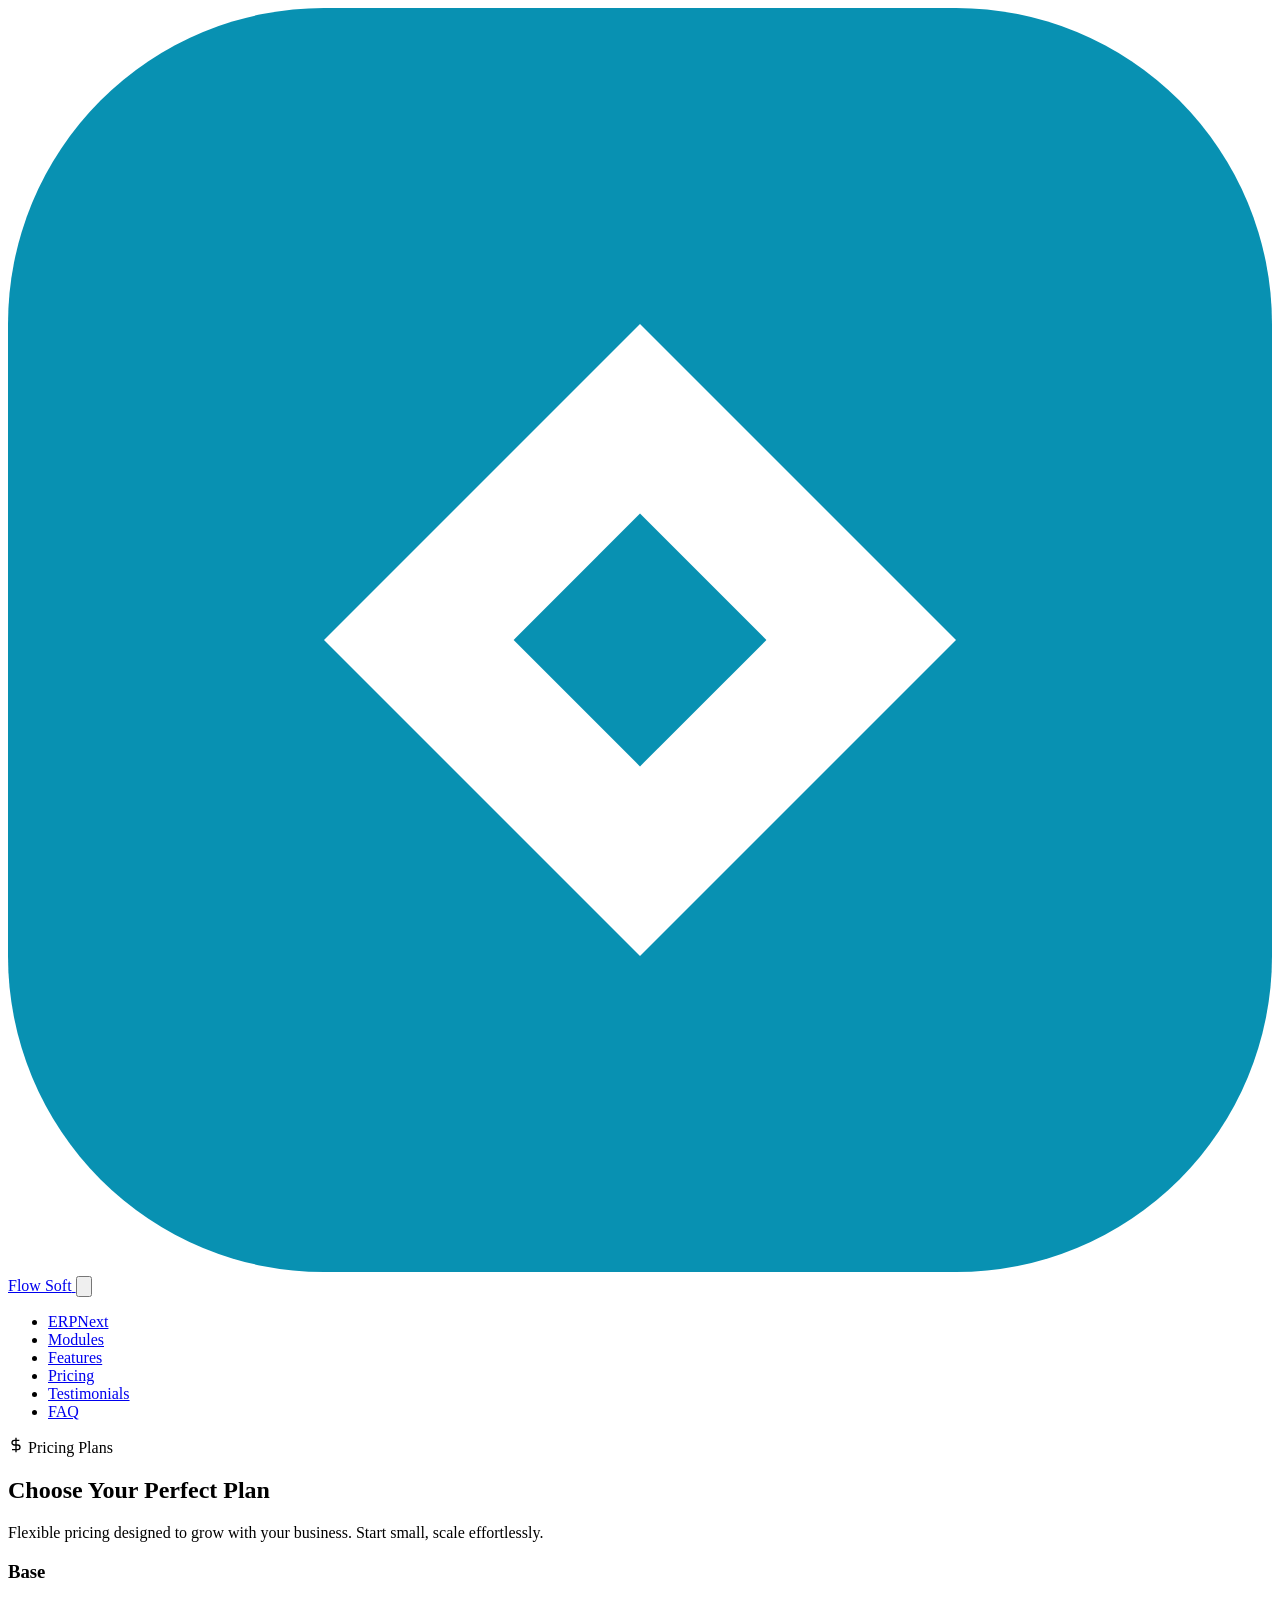
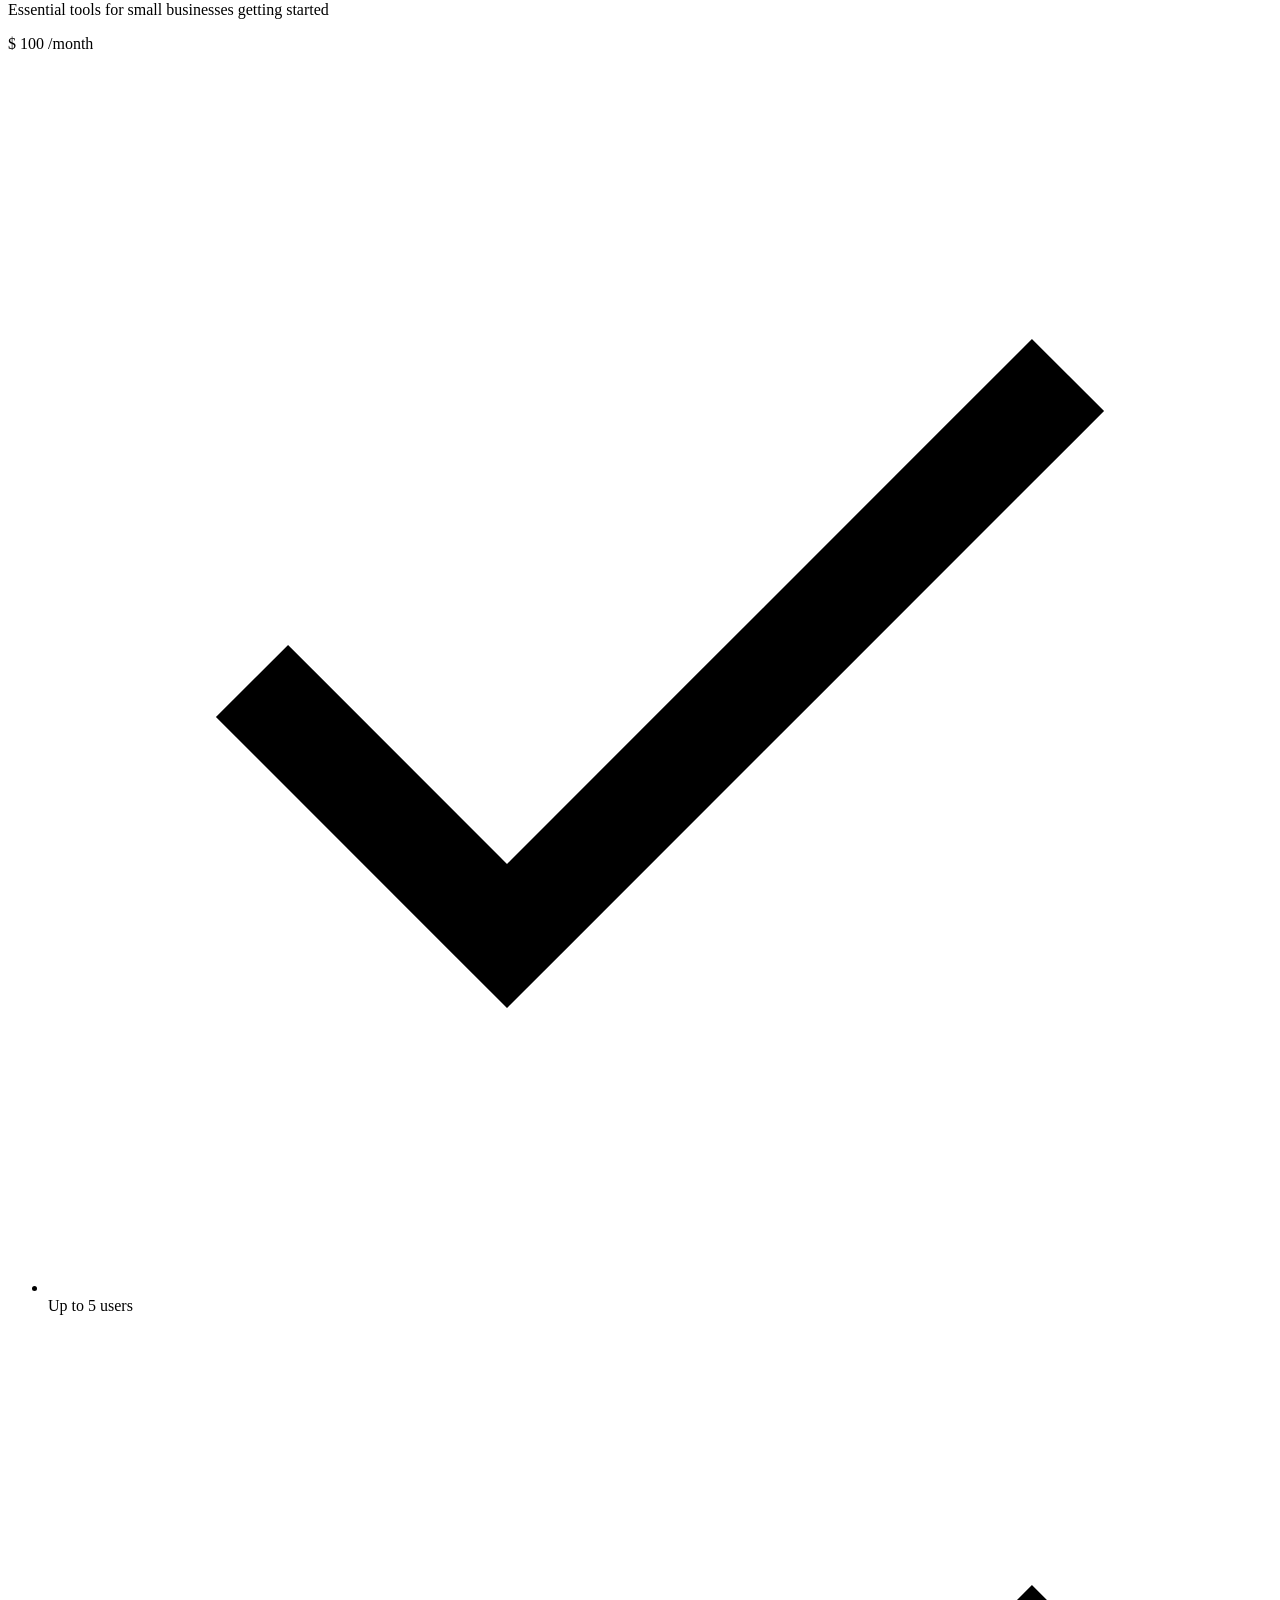
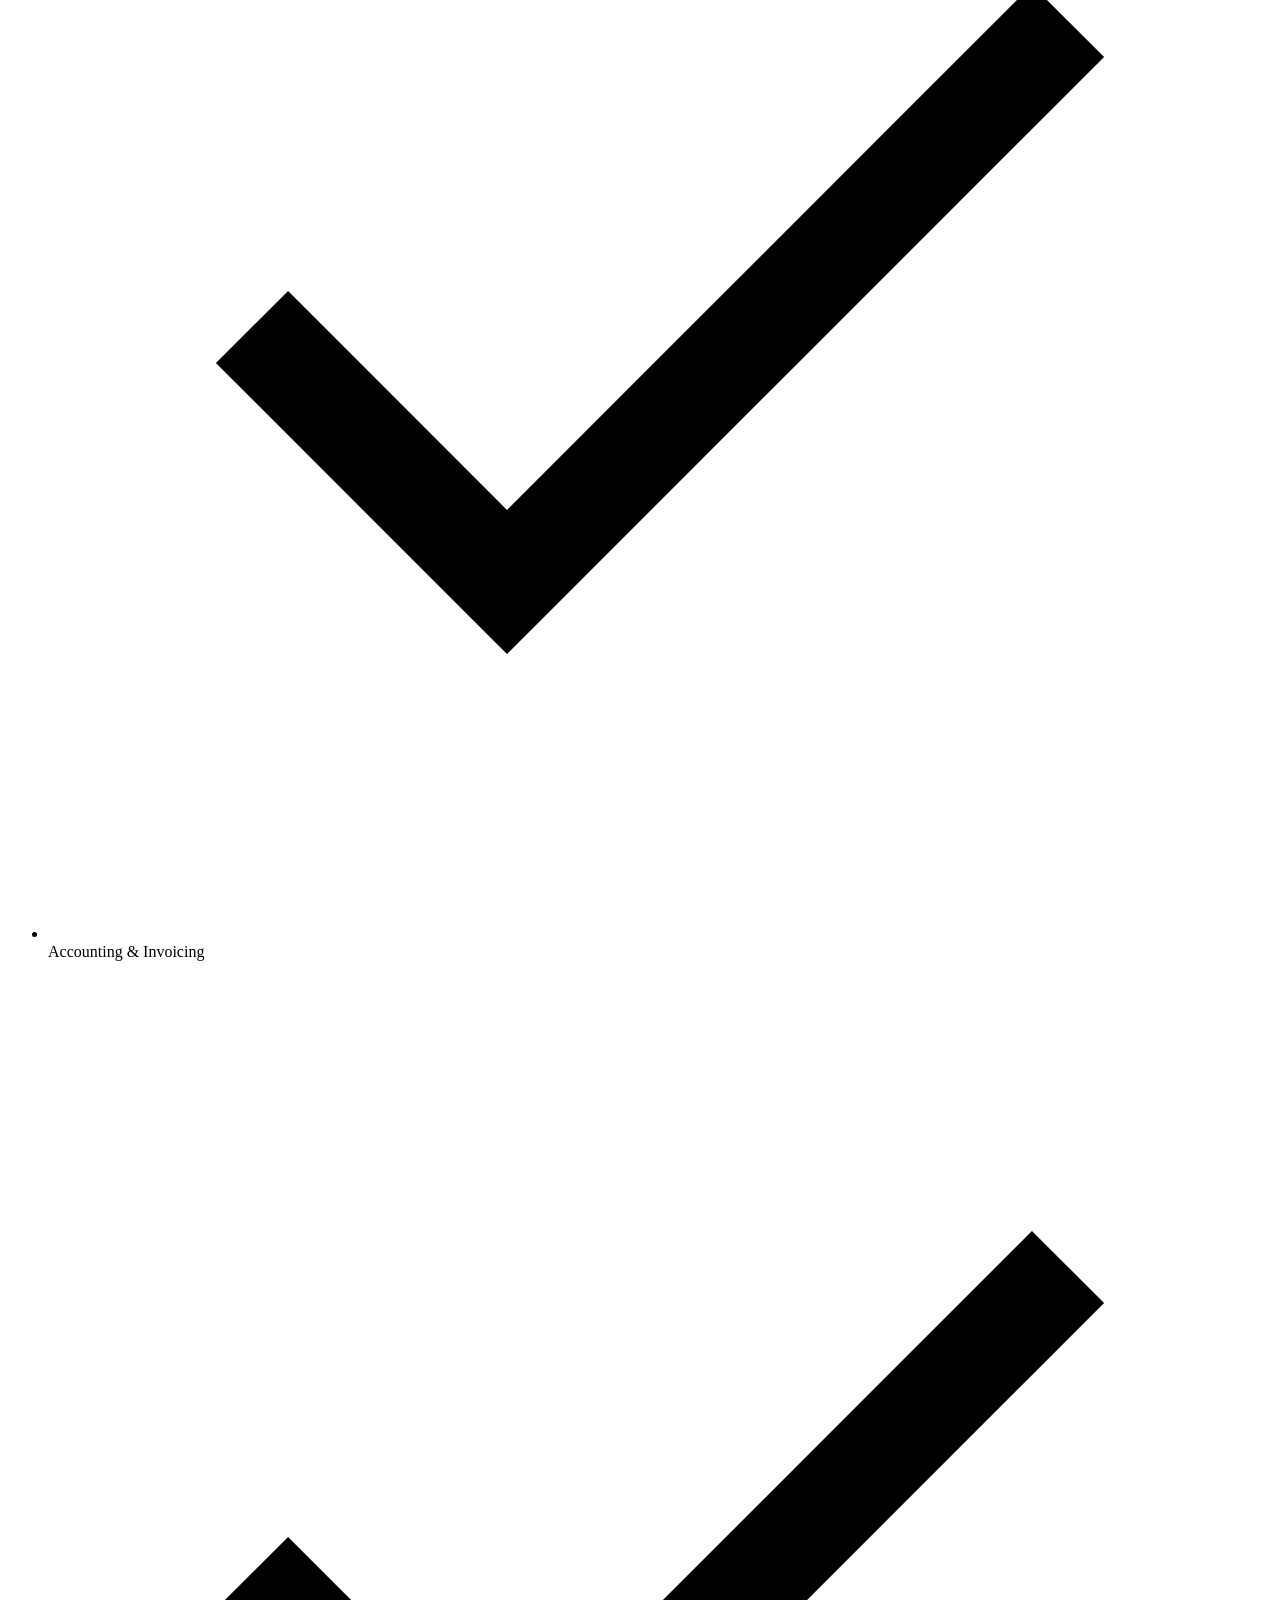
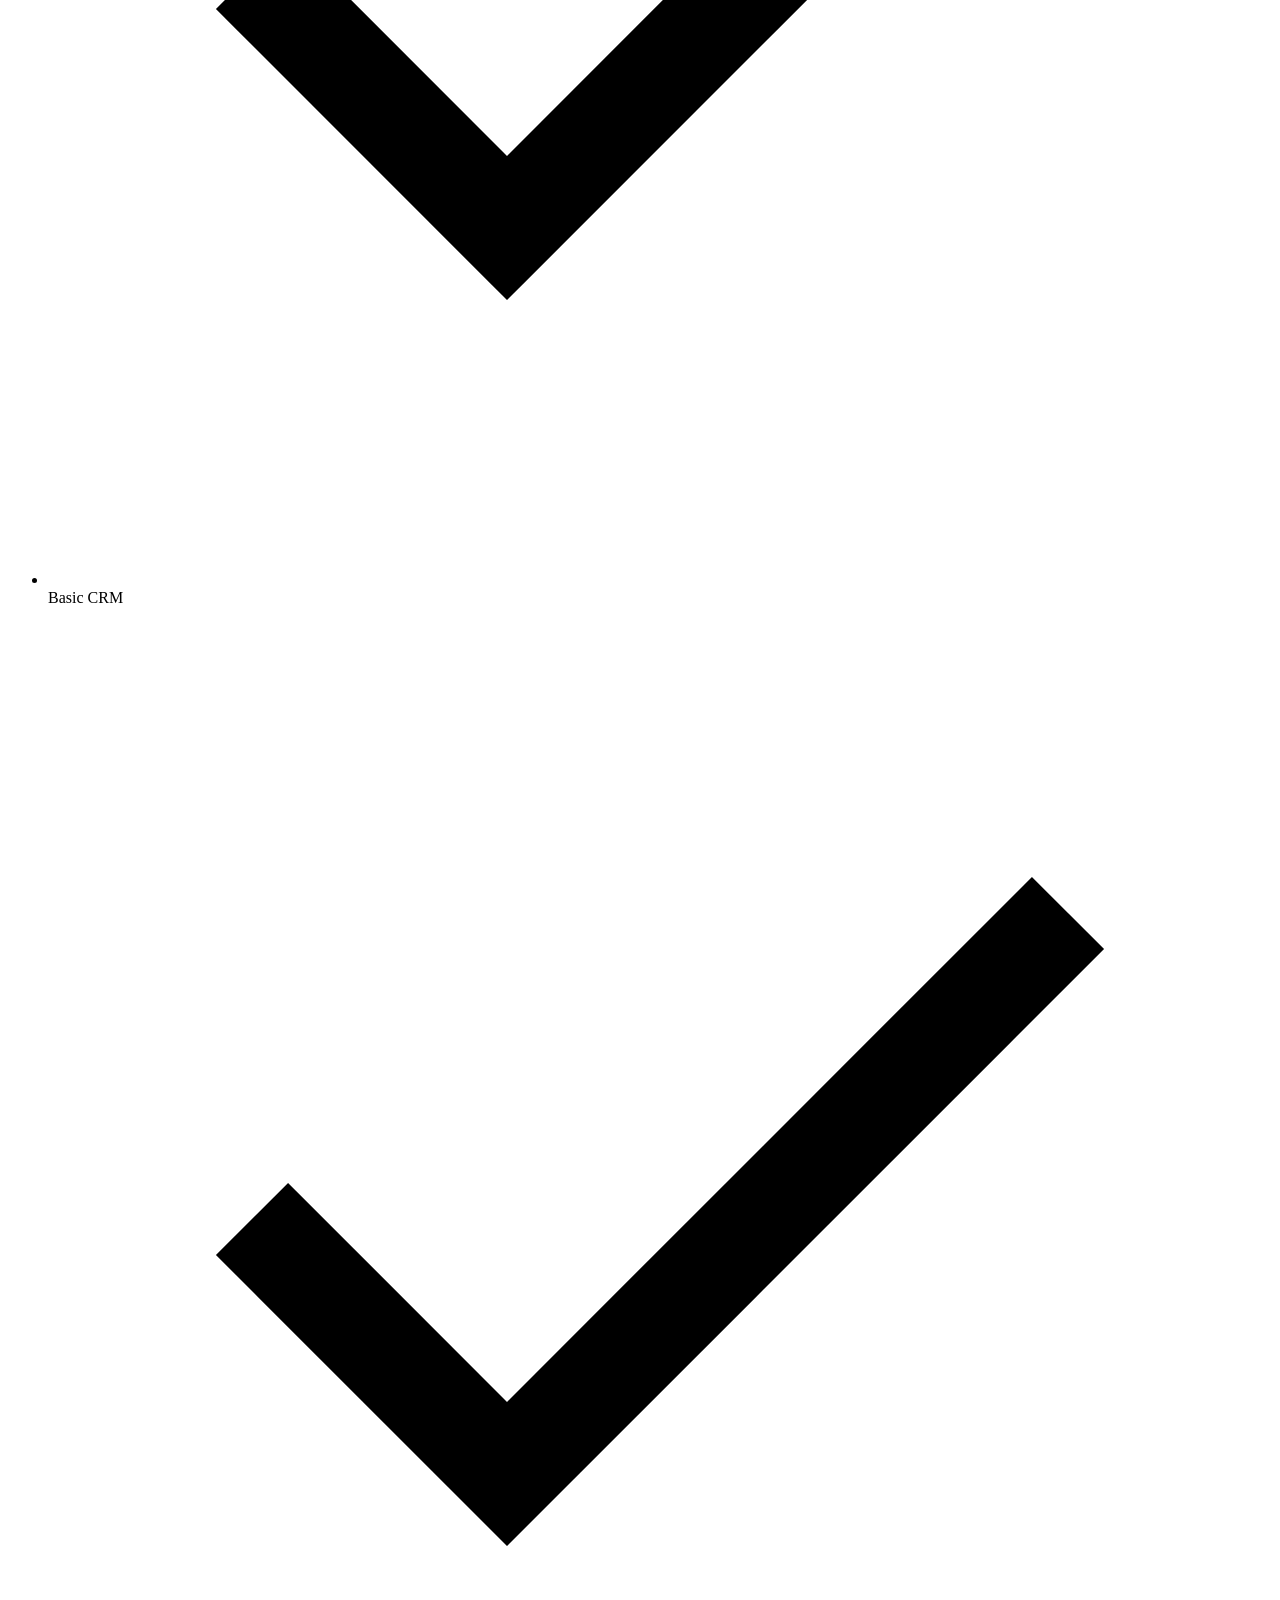
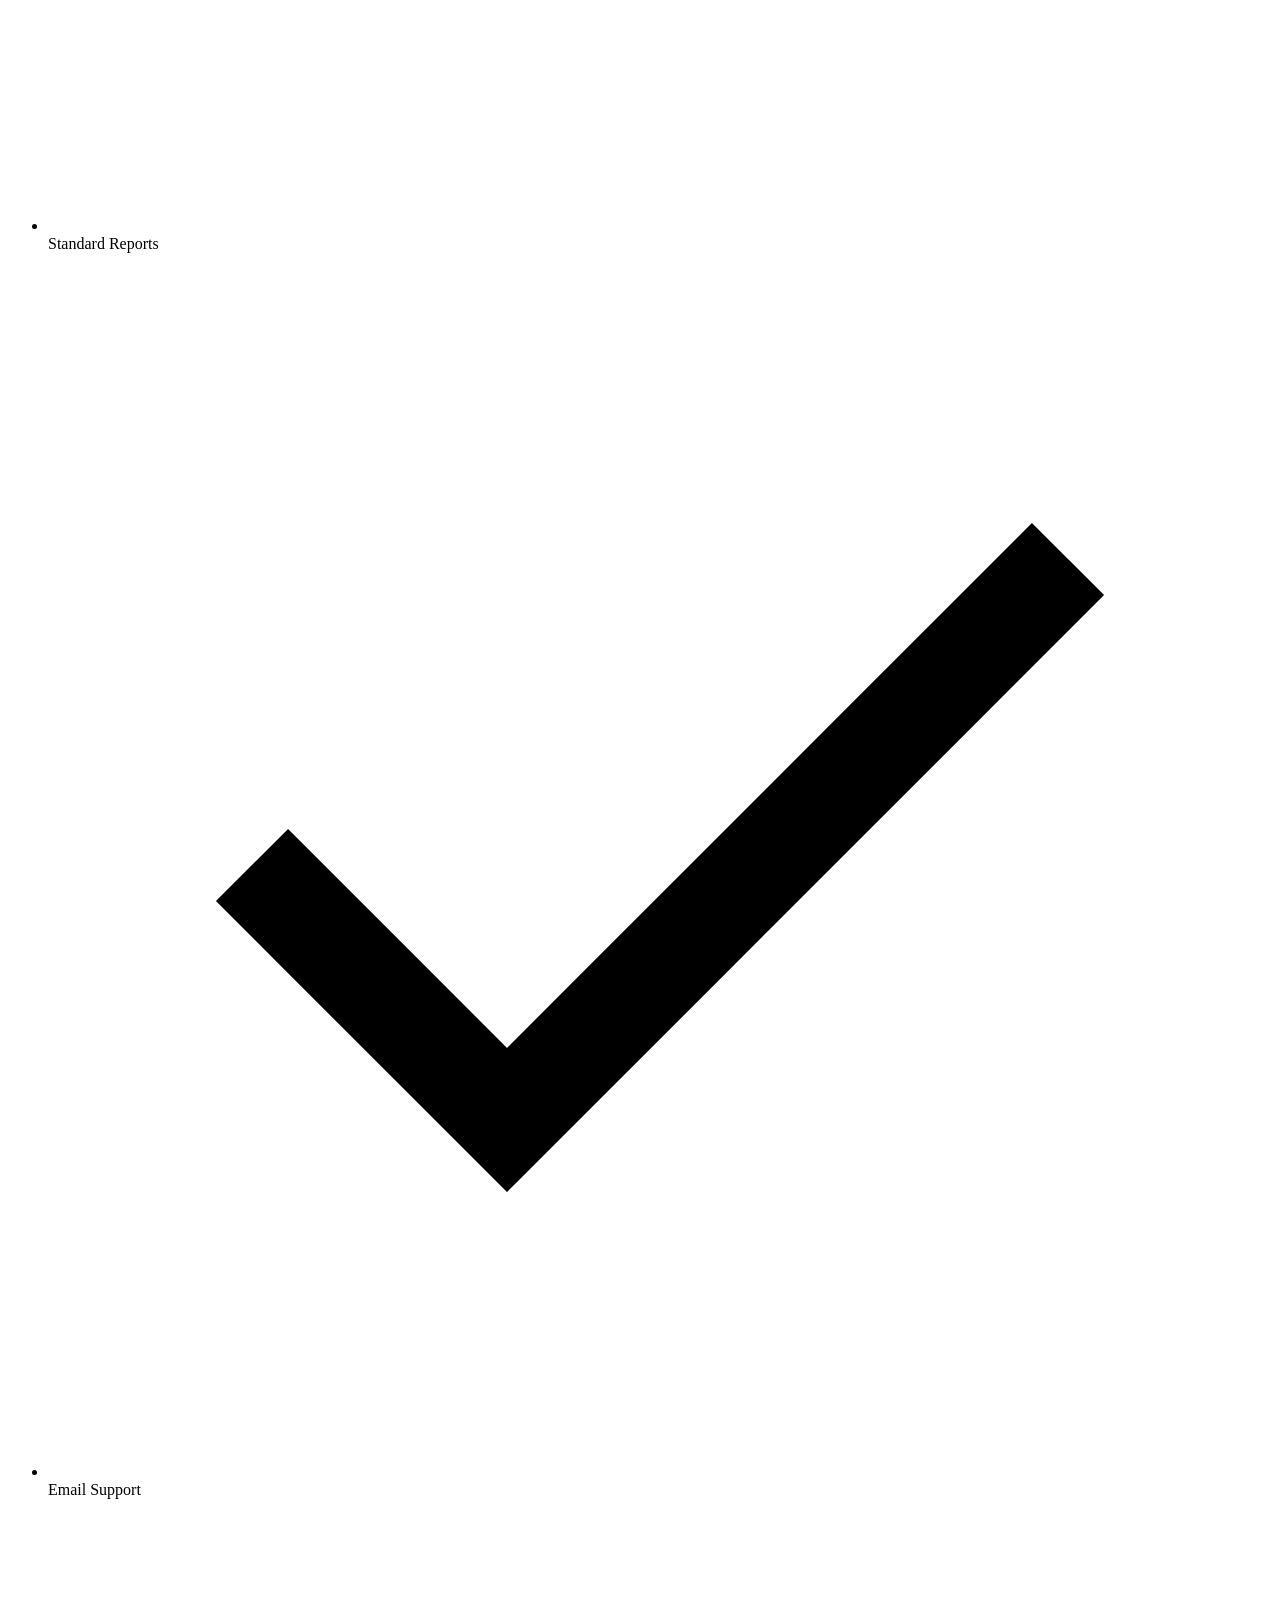
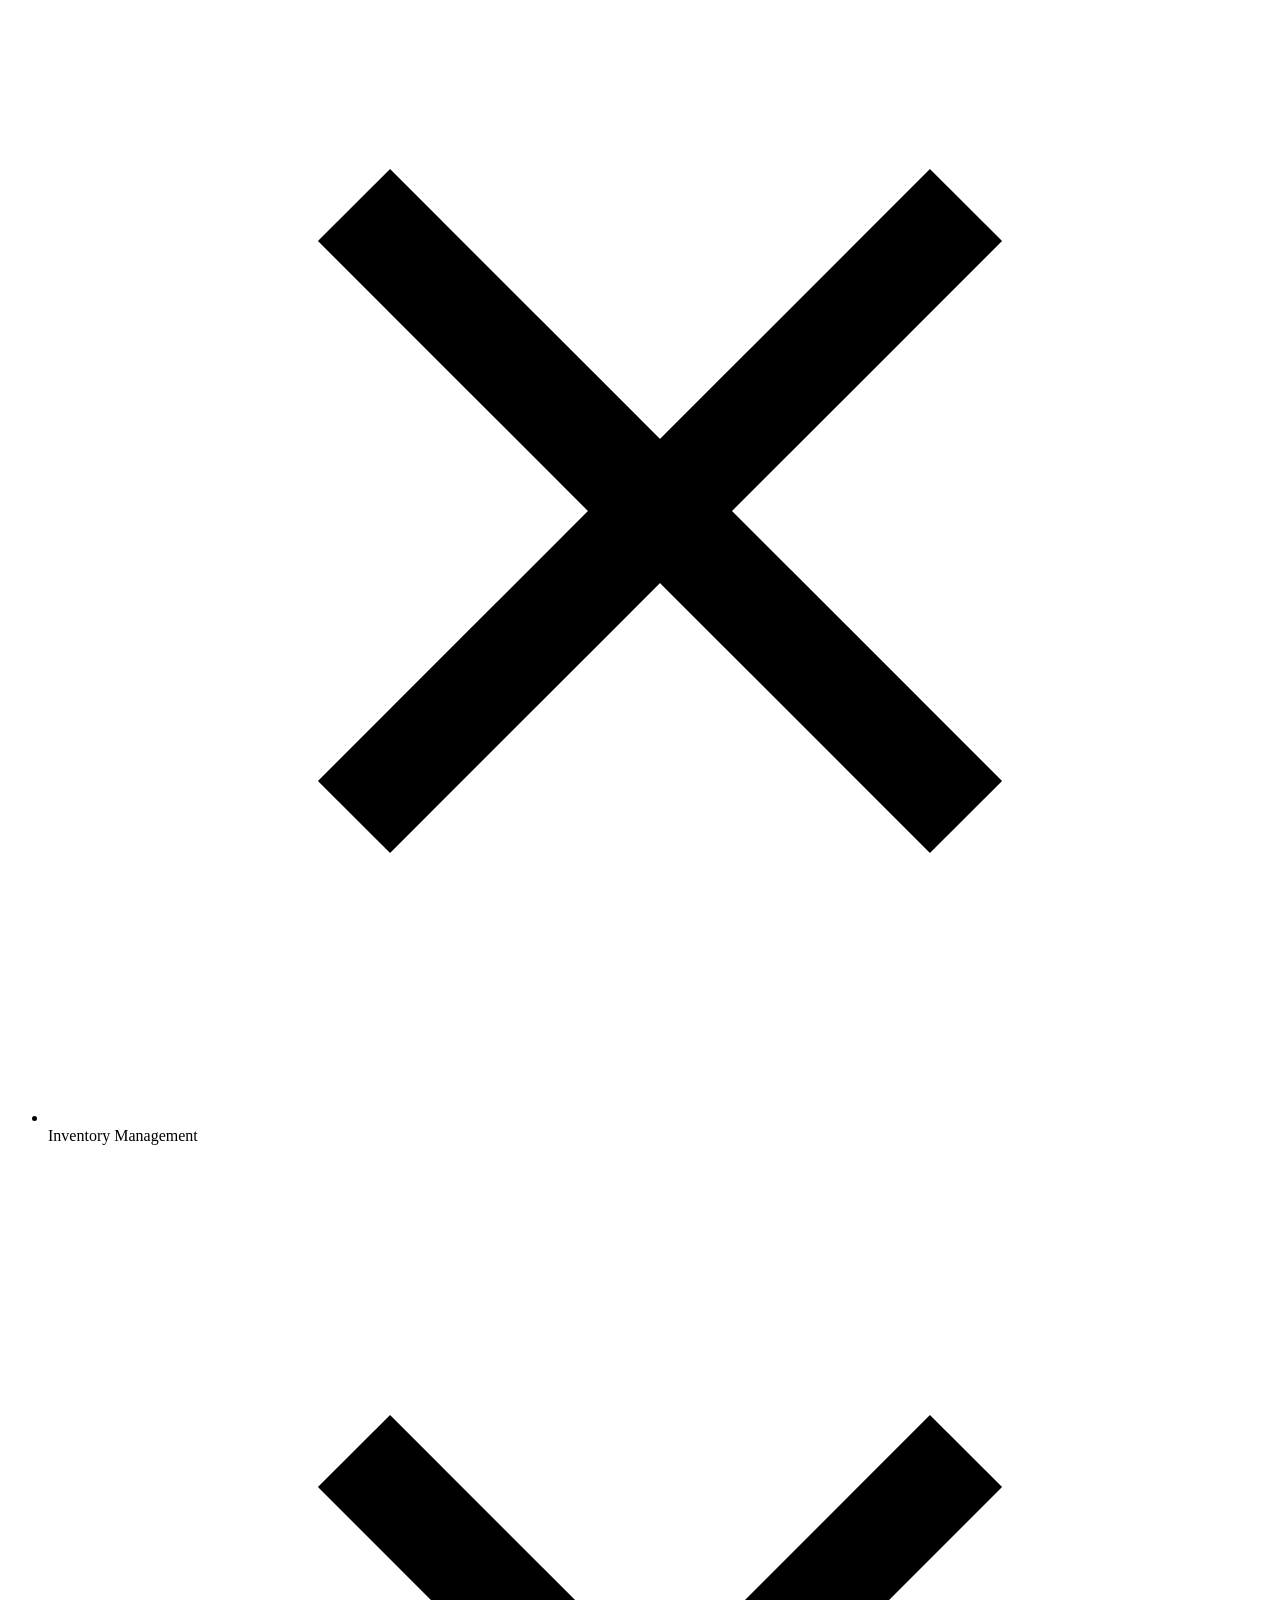
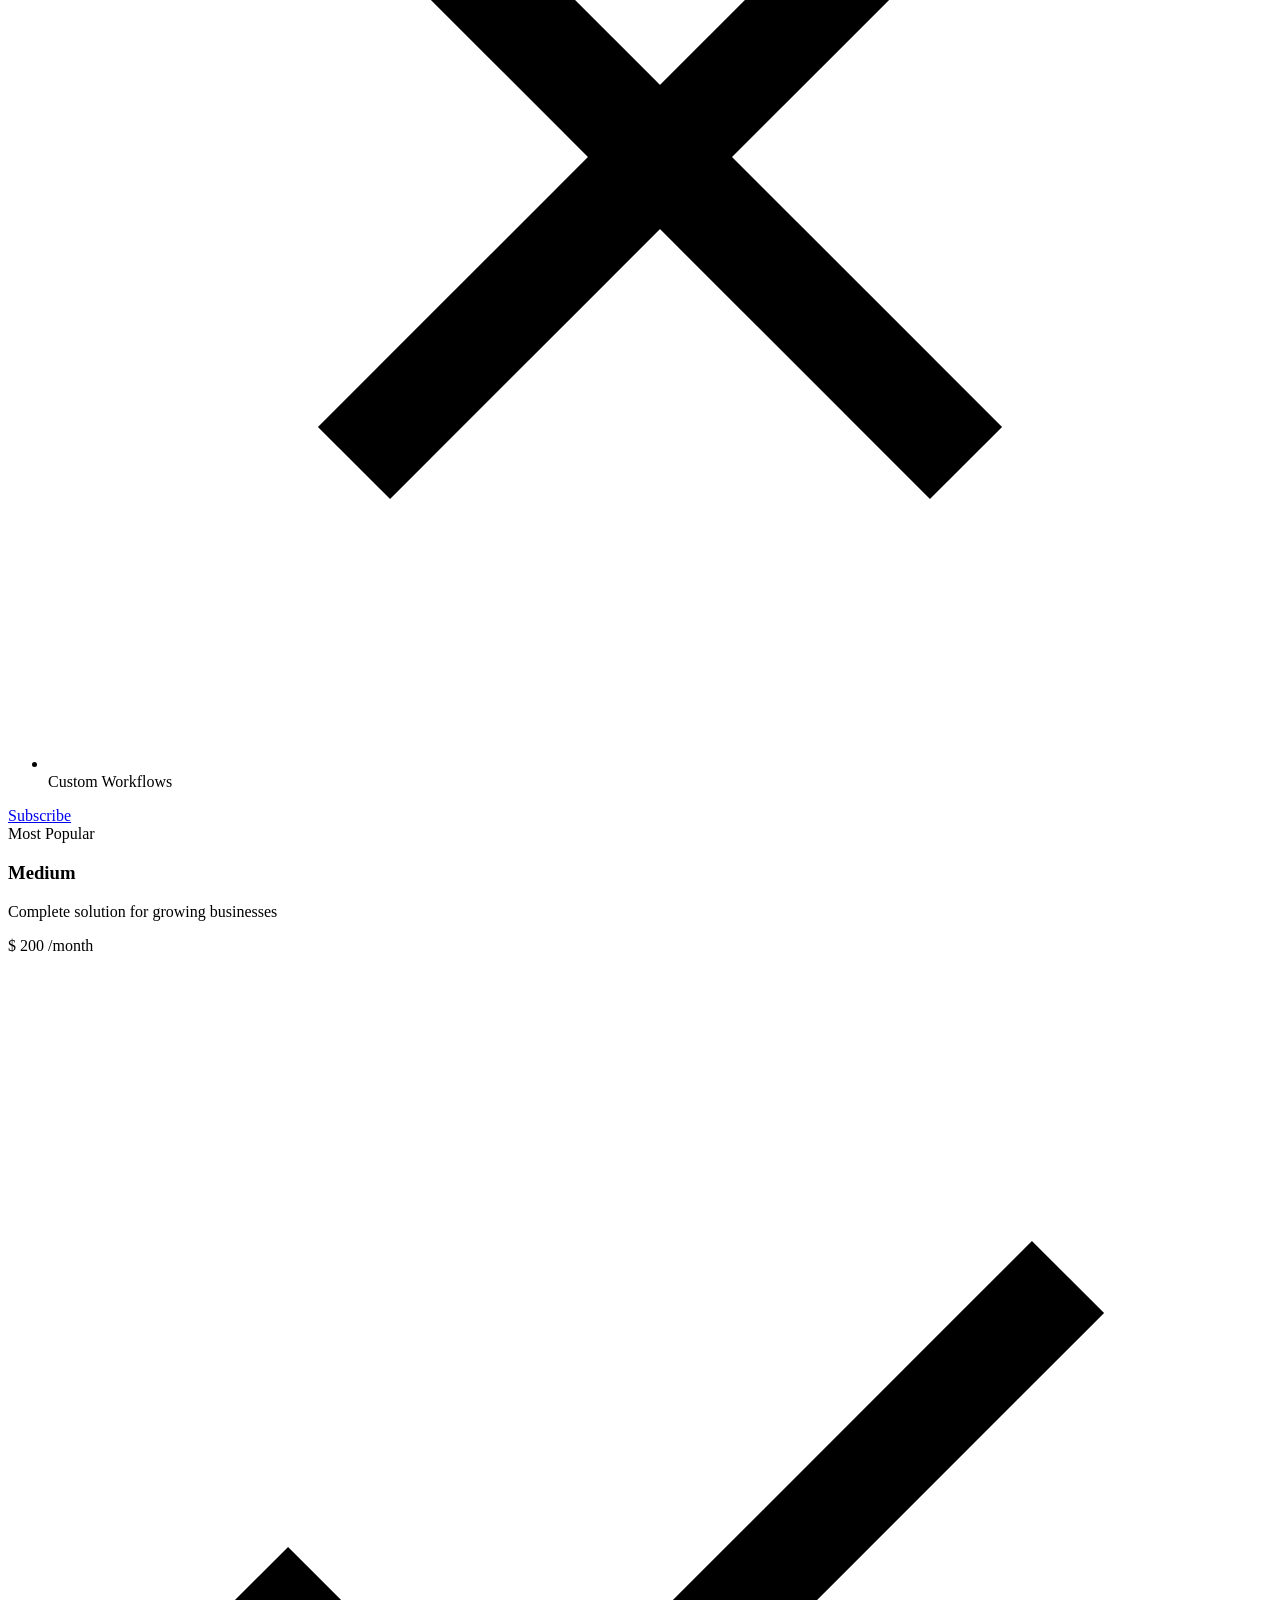
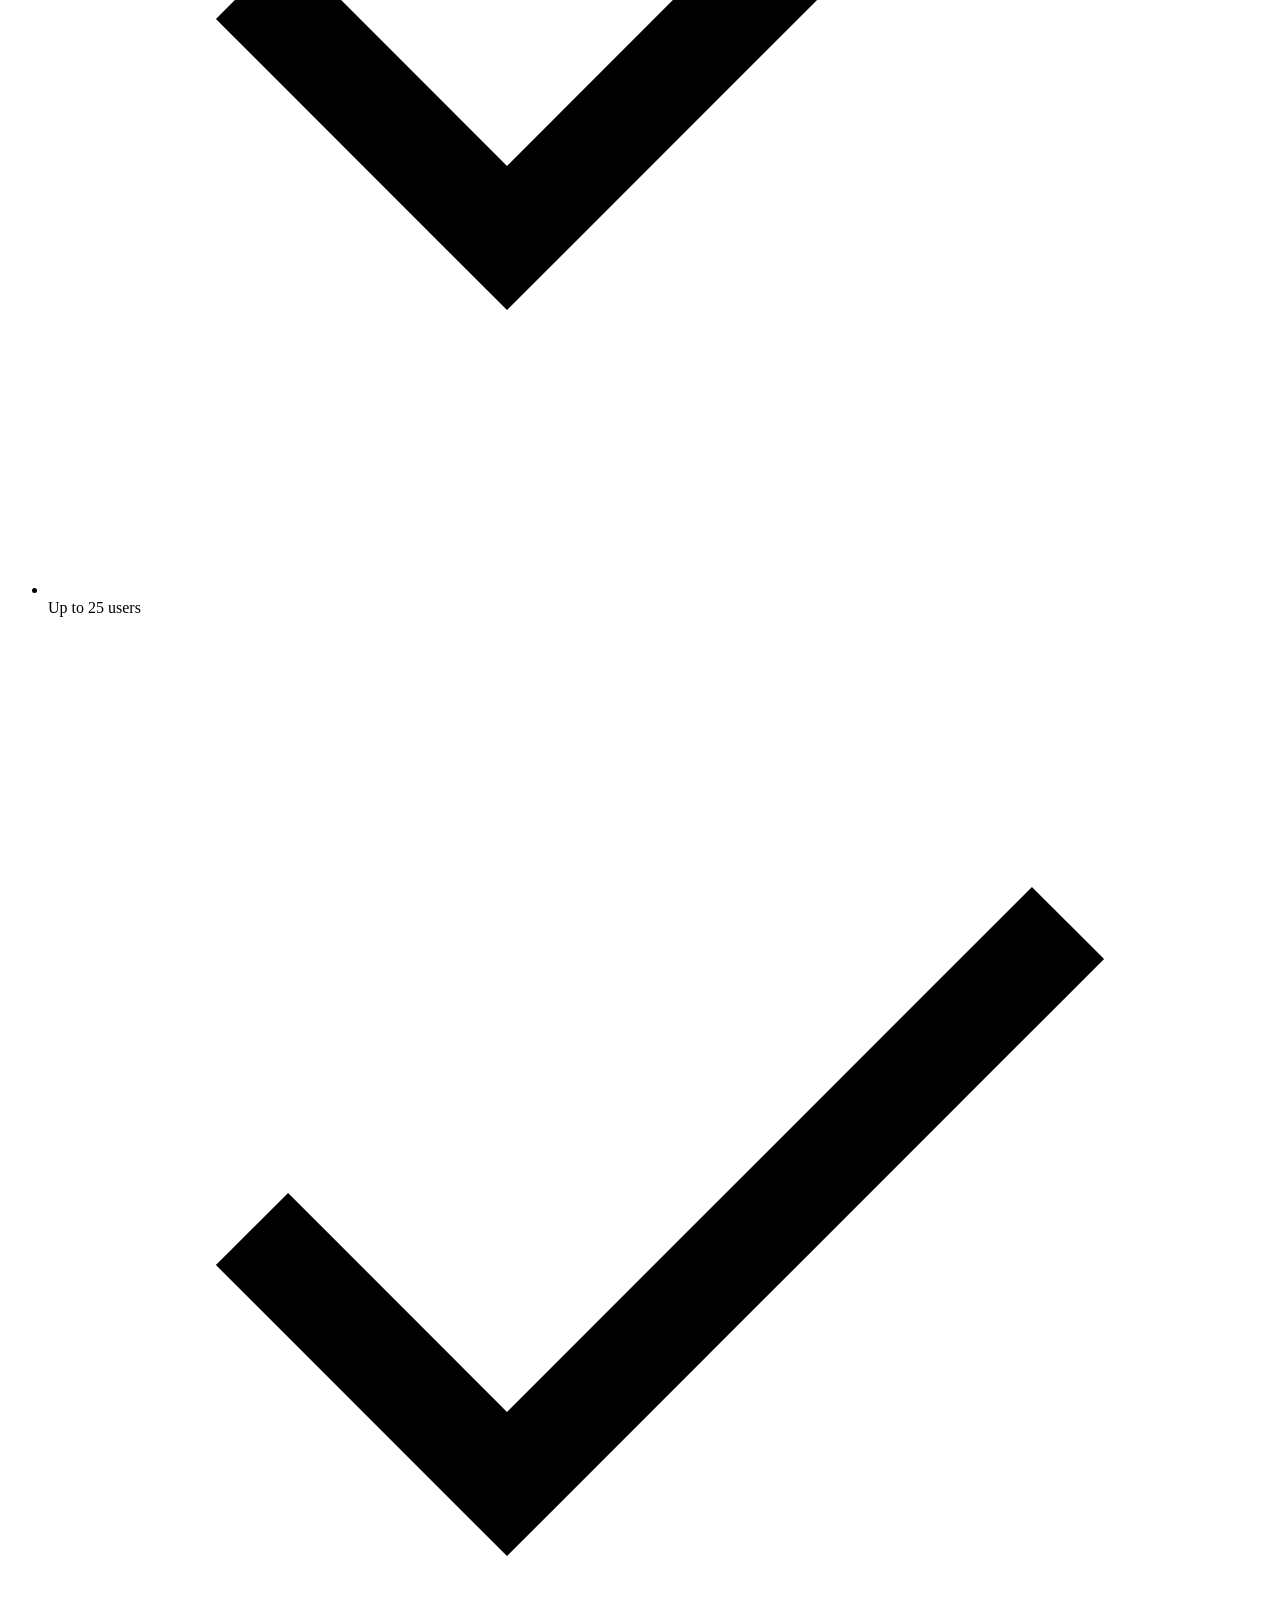
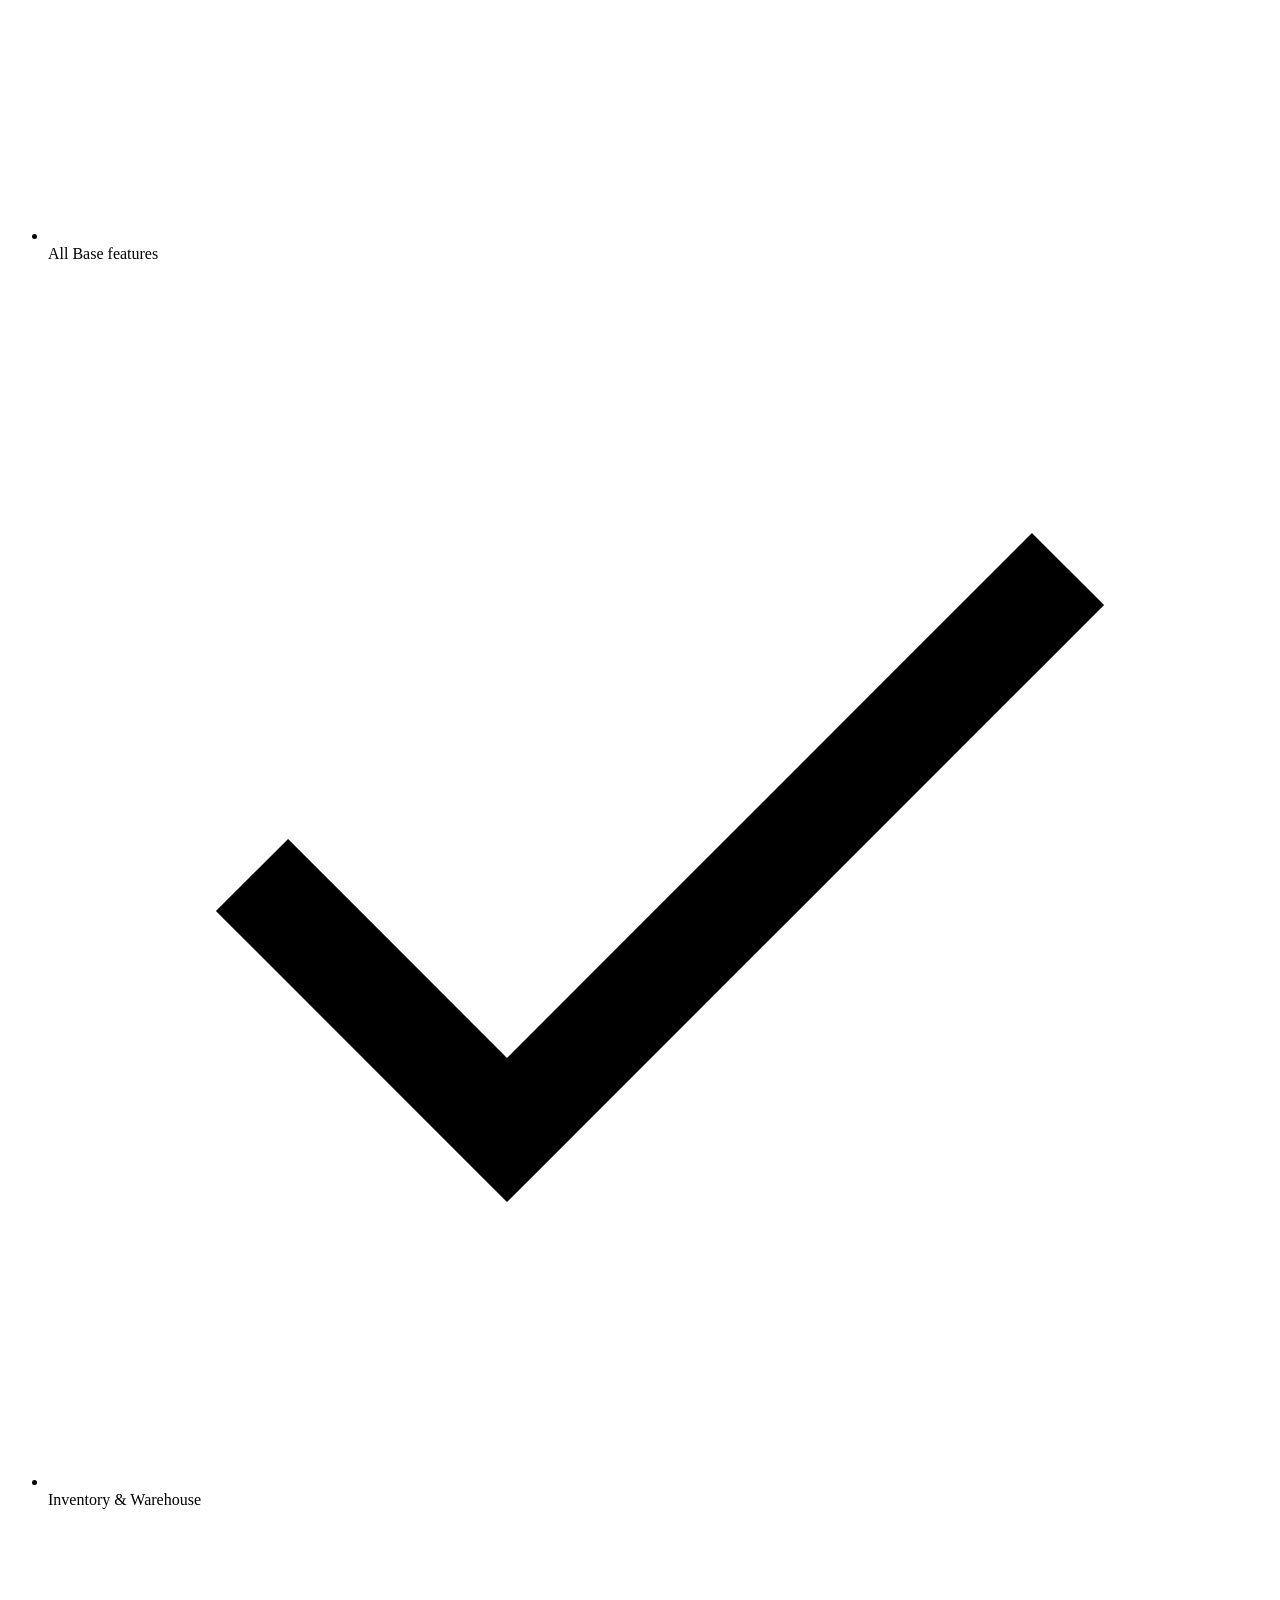
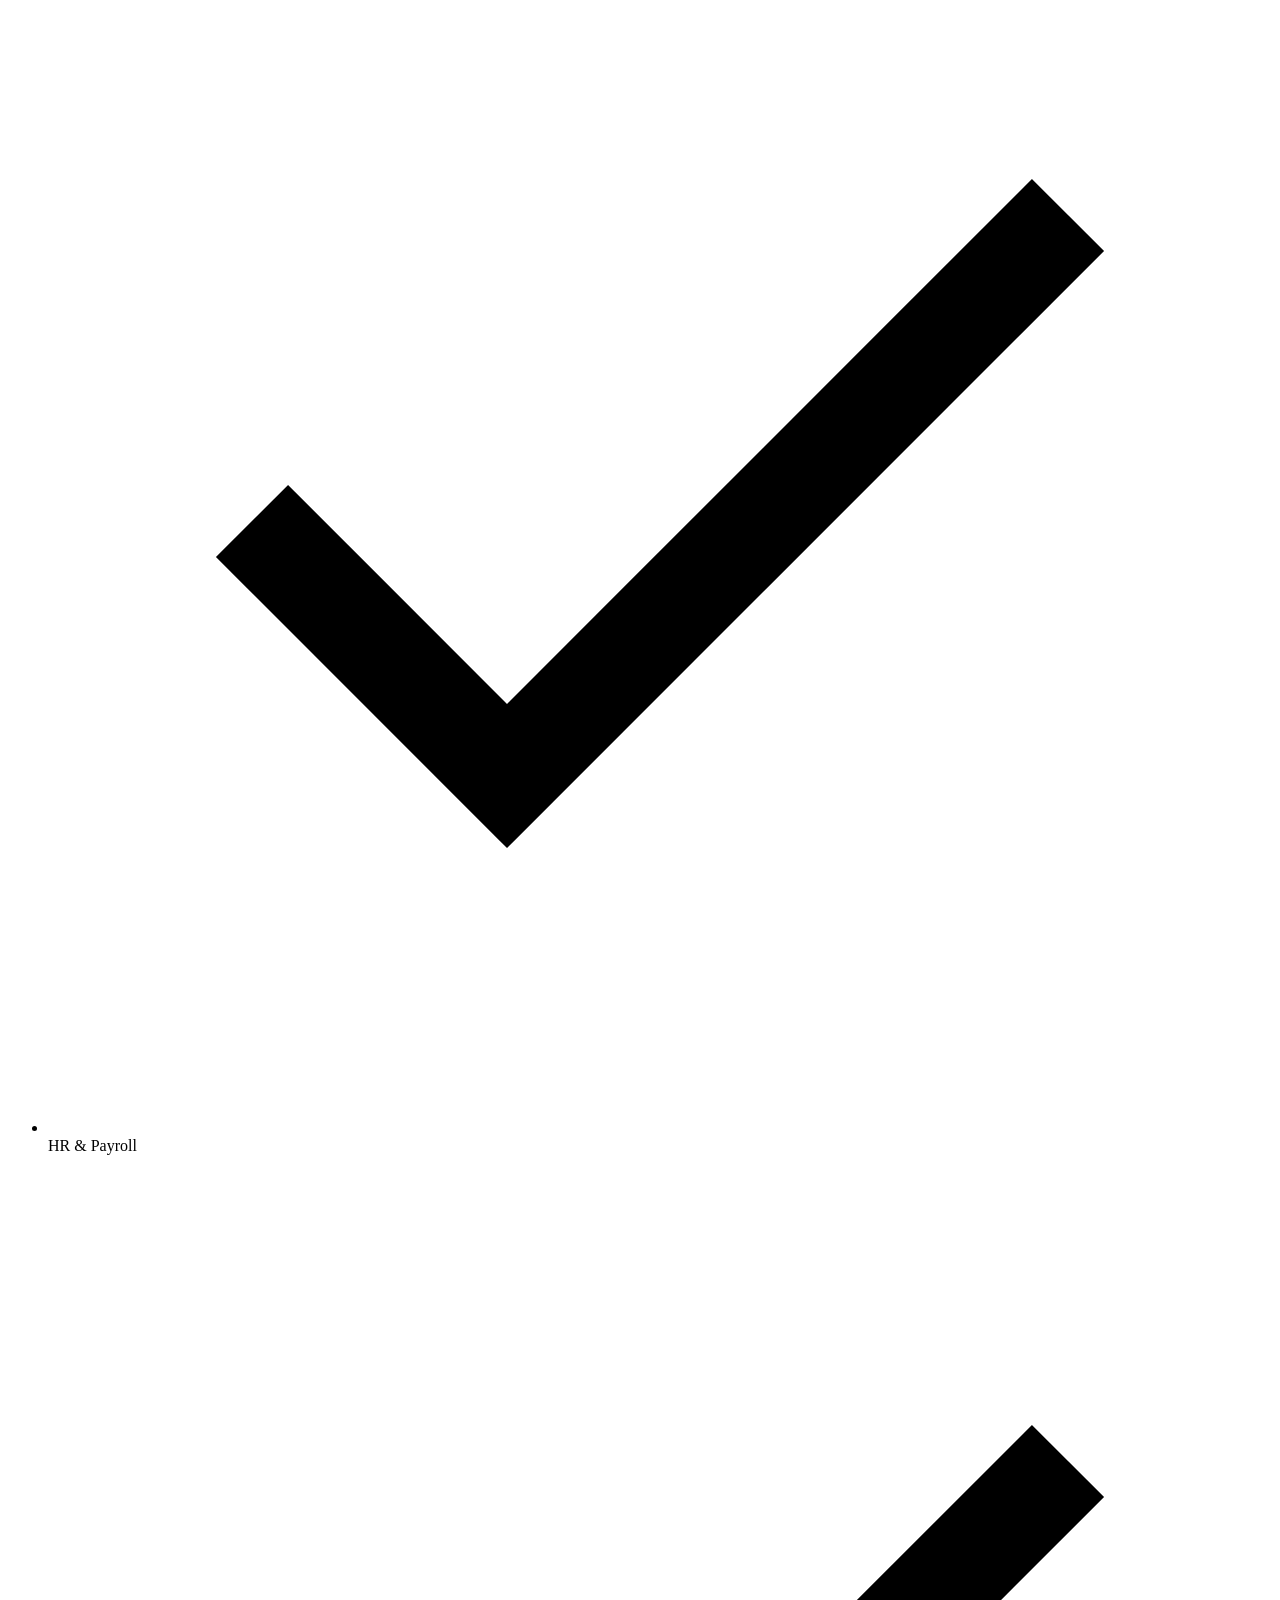
<file: subscription.html>
<!DOCTYPE html>
<html lang="en">
<head>
    <meta charset="UTF-8">
    <meta name="viewport" content="width=device-width, initial-scale=1.0, maximum-scale=1.0, user-scalable=no">
    <title>Flow Soft - Pricing & Subscription Plans</title>
    <link rel="preconnect" href="https://fonts.googleapis.com">
    <link rel="preconnect" href="https://fonts.gstatic.com" crossorigin>
<link rel="stylesheet" href="https://fonts.googleapis.com/css2?family=Plus+Jakarta+Sans:wght@400;500;600;700;800&family=Space+Grotesk:wght@500;600;700&display=swap">
    <link rel="icon" type="image/svg+xml" href="data:image/svg+xml,%3Csvg viewBox='0 0 40 40' xmlns='http://www.w3.org/2000/svg'%3E%3Crect width='40' height='40' rx='10' fill='%230891b2'/%3E%3Cpath d='M10 20L20 10L30 20L20 30L10 20Z' fill='white'/%3E%3Cpath d='M20 16L24 20L20 24L16 20L20 16Z' fill='%230891b2'/%3E%3C/svg%3E">
    <!-- Styles loaded by ERPNext theme -->
    <style>
        * {
            touch-action: manipulation;
        }
        html {
            touch-action: manipulation;
            -webkit-text-size-adjust: none;
            -moz-text-size-adjust: none;
            -ms-text-size-adjust: none;
            text-size-adjust: none;
        }
    </style>
</head>
<body>
    <!-- Navigation -->
    <nav class="nav">
        <a href="index.html" class="nav-logo">
            <svg viewBox="0 0 40 40" fill="none" xmlns="http://www.w3.org/2000/svg">
                <rect width="40" height="40" rx="10" fill="#0891b2"/>
                <path d="M10 20L20 10L30 20L20 30L10 20Z" fill="white"/>
                <path d="M20 16L24 20L20 24L16 20L20 16Z" fill="#0891b2"/>
            </svg>
            <span>Flow Soft</span>
        </a>
        <button class="nav-toggle" aria-label="Toggle menu">
            <svg class="icon-hamburger" viewBox="0 0 24 24" fill="none" stroke="currentColor" stroke-width="2">
                <line x1="3" y1="6" x2="21" y2="6"></line>
                <line x1="3" y1="12" x2="21" y2="12"></line>
                <line x1="3" y1="18" x2="21" y2="18"></line>
            </svg>
            <svg class="icon-close" viewBox="0 0 24 24" fill="none" stroke="currentColor" stroke-width="2" style="display: none;">
                <line x1="18" y1="6" x2="6" y2="18"></line>
                <line x1="6" y1="6" x2="18" y2="18"></line>
            </svg>
        </button>
        <ul class="nav-links">
            <li><a href="index.html#hero">ERPNext</a></li>
            <li><a href="index.html#modules">Modules</a></li>
            <li><a href="index.html#features">Features</a></li>
            <li><a href="subscription.html" class="active">Pricing</a></li>
            <li><a href="index.html#testimonials">Testimonials</a></li>
            <li><a href="index.html#faq">FAQ</a></li>
        </ul>
    </nav>

    <!-- Pricing Section -->
    <section class="pricing" id="pricing">
        <div class="section-header">
            <div class="section-badge">
                <svg width="16" height="16" viewBox="0 0 24 24" fill="none" stroke="currentColor" stroke-width="2">
                    <line x1="12" y1="1" x2="12" y2="23"></line>
                    <path d="M17 5H9.5a3.5 3.5 0 0 0 0 7h5a3.5 3.5 0 0 1 0 7H6"></path>
                </svg>
                Pricing Plans
            </div>
            <h2 class="section-title">Choose Your Perfect Plan</h2>
            <p class="section-description">Flexible pricing designed to grow with your business. Start small, scale effortlessly.</p>
        </div>
        <div class="pricing-grid">
            <!-- Base Plan -->
            <div class="pricing-card">
                <div class="pricing-card-header">
                    <h3 class="pricing-plan-name">Base</h3>
                    <p class="pricing-plan-description">Essential tools for small businesses getting started</p>
                    <div class="pricing-amount">
                        <span class="pricing-currency">$</span>
                        <span class="pricing-value">100</span>
                        <span class="pricing-period">/month</span>
                    </div>
                </div>
                <ul class="pricing-features">
                    <li>
                        <svg viewBox="0 0 24 24" fill="none" stroke="currentColor" stroke-width="2">
                            <polyline points="20 6 9 17 4 12"></polyline>
                        </svg>
                        Up to 5 users
                    </li>
                    <li>
                        <svg viewBox="0 0 24 24" fill="none" stroke="currentColor" stroke-width="2">
                            <polyline points="20 6 9 17 4 12"></polyline>
                        </svg>
                        Accounting & Invoicing
                    </li>
                    <li>
                        <svg viewBox="0 0 24 24" fill="none" stroke="currentColor" stroke-width="2">
                            <polyline points="20 6 9 17 4 12"></polyline>
                        </svg>
                        Basic CRM
                    </li>
                    <li>
                        <svg viewBox="0 0 24 24" fill="none" stroke="currentColor" stroke-width="2">
                            <polyline points="20 6 9 17 4 12"></polyline>
                        </svg>
                        Standard Reports
                    </li>
                    <li>
                        <svg viewBox="0 0 24 24" fill="none" stroke="currentColor" stroke-width="2">
                            <polyline points="20 6 9 17 4 12"></polyline>
                        </svg>
                        Email Support
                    </li>
                    <li class="disabled">
                        <svg viewBox="0 0 24 24" fill="none" stroke="currentColor" stroke-width="2">
                            <line x1="18" y1="6" x2="6" y2="18"></line>
                            <line x1="6" y1="6" x2="18" y2="18"></line>
                        </svg>
                        Inventory Management
                    </li>
                    <li class="disabled">
                        <svg viewBox="0 0 24 24" fill="none" stroke="currentColor" stroke-width="2">
                            <line x1="18" y1="6" x2="6" y2="18"></line>
                            <line x1="6" y1="6" x2="18" y2="18"></line>
                        </svg>
                        Custom Workflows
                    </li>
                </ul>
                <a href="https://www.sandbox.paypal.com/checkoutnow?token=5JY405062S599713F" class="btn btn-primary btn-large">Subscribe</a>
             </div>

             <!-- Medium Plan (Popular) -->
            <div class="pricing-card popular">
                <div class="pricing-popular-badge">Most Popular</div>
                <div class="pricing-card-header">
                    <h3 class="pricing-plan-name">Medium</h3>
                    <p class="pricing-plan-description">Complete solution for growing businesses</p>
                    <div class="pricing-amount">
                        <span class="pricing-currency">$</span>
                        <span class="pricing-value">200</span>
                        <span class="pricing-period">/month</span>
                    </div>
                </div>
                <ul class="pricing-features">
                    <li>
                        <svg viewBox="0 0 24 24" fill="none" stroke="currentColor" stroke-width="2">
                            <polyline points="20 6 9 17 4 12"></polyline>
                        </svg>
                        Up to 25 users
                    </li>
                    <li>
                        <svg viewBox="0 0 24 24" fill="none" stroke="currentColor" stroke-width="2">
                            <polyline points="20 6 9 17 4 12"></polyline>
                        </svg>
                        All Base features
                    </li>
                    <li>
                        <svg viewBox="0 0 24 24" fill="none" stroke="currentColor" stroke-width="2">
                            <polyline points="20 6 9 17 4 12"></polyline>
                        </svg>
                        Inventory & Warehouse
                    </li>
                    <li>
                        <svg viewBox="0 0 24 24" fill="none" stroke="currentColor" stroke-width="2">
                            <polyline points="20 6 9 17 4 12"></polyline>
                        </svg>
                        HR & Payroll
                    </li>
                    <li>
                        <svg viewBox="0 0 24 24" fill="none" stroke="currentColor" stroke-width="2">
                            <polyline points="20 6 9 17 4 12"></polyline>
                        </svg>
                        Project Management
                    </li>
                    <li>
                        <svg viewBox="0 0 24 24" fill="none" stroke="currentColor" stroke-width="2">
                            <polyline points="20 6 9 17 4 12"></polyline>
                        </svg>
                        Advanced Reports & Dashboards
                    </li>
                    <li>
                        <svg viewBox="0 0 24 24" fill="none" stroke="currentColor" stroke-width="2">
                            <polyline points="20 6 9 17 4 12"></polyline>
                        </svg>
                        Priority Support
                    </li>
                </ul>
                <a href="https://www.sandbox.paypal.com/checkoutnow?token=7DT302755F625654E" class="btn btn-primary btn-large">Subscribe</a>
             </div>

             <!-- Enterprise Plan -->
            <div class="pricing-card">
                <div class="pricing-card-header">
                    <h3 class="pricing-plan-name">Enterprise</h3>
                    <p class="pricing-plan-description">Full power for large organizations with complex needs</p>
                    <div class="pricing-amount">
                        <span class="pricing-currency">$</span>
                        <span class="pricing-value">1000</span>
                        <span class="pricing-period">/month</span>
                    </div>
                </div>
                <ul class="pricing-features">
                    <li>
                        <svg viewBox="0 0 24 24" fill="none" stroke="currentColor" stroke-width="2">
                            <polyline points="20 6 9 17 4 12"></polyline>
                        </svg>
                        Unlimited users
                    </li>
                    <li>
                        <svg viewBox="0 0 24 24" fill="none" stroke="currentColor" stroke-width="2">
                            <polyline points="20 6 9 17 4 12"></polyline>
                        </svg>
                        All Medium features
                    </li>
                    <li>
                        <svg viewBox="0 0 24 24" fill="none" stroke="currentColor" stroke-width="2">
                            <polyline points="20 6 9 17 4 12"></polyline>
                        </svg>
                        Manufacturing & BOM
                    </li>
                    <li>
                        <svg viewBox="0 0 24 24" fill="none" stroke="currentColor" stroke-width="2">
                            <polyline points="20 6 9 17 4 12"></polyline>
                        </svg>
                        E-Commerce Integration
                    </li>
                    <li>
                        <svg viewBox="0 0 24 24" fill="none" stroke="currentColor" stroke-width="2">
                            <polyline points="20 6 9 17 4 12"></polyline>
                        </svg>
                        Custom Workflows & Automation
                    </li>
                    <li>
                        <svg viewBox="0 0 24 24" fill="none" stroke="currentColor" stroke-width="2">
                            <polyline points="20 6 9 17 4 12"></polyline>
                        </svg>
                        API Access & Integrations
                    </li>
                    <li>
                        <svg viewBox="0 0 24 24" fill="none" stroke="currentColor" stroke-width="2">
                            <polyline points="20 6 9 17 4 12"></polyline>
                        </svg>
                        Dedicated Account Manager
                    </li>
                </ul>
                <a href="https://www.sandbox.paypal.com/checkoutnow?token=8X360935KC794854S" class="btn btn-primary btn-large">Subscribe</a>
             </div>
         </div>
     </section>

    <!-- Footer -->
    <footer class="footer">
        <div class="footer-grid">
            <div class="footer-brand">
                <div class="footer-logo">
                    <svg viewBox="0 0 40 40" fill="none" xmlns="http://www.w3.org/2000/svg">
                        <rect width="40" height="40" rx="10" fill="white"/>
                        <path d="M10 20L20 10L30 20L20 30L10 20Z" fill="#0891b2"/>
                        <path d="M20 16L24 20L20 24L16 20L20 16Z" fill="white"/>
                    </svg>
                    <span>Flow Soft</span>
                </div>
                <p>Powering Your Digital Transformation.</p>
                <div class="footer-social">
                    <a href="#">
                        <svg viewBox="0 0 24 24" fill="currentColor">
                            <path d="M24 4.557c-.883.392-1.832.656-2.828.775 1.017-.609 1.798-1.574 2.165-2.724-.951.564-2.005.974-3.127 1.195-.897-.957-2.178-1.555-3.594-1.555-3.179 0-5.515 2.966-4.797 6.045-4.091-.205-7.719-2.165-10.148-5.144-1.29 2.213-.669 5.108 1.523 6.574-.806-.026-1.566-.247-2.229-.616-.054 2.281 1.581 4.415 3.949 4.89-.693.188-1.452.232-2.224.084.626 1.956 2.444 3.379 4.6 3.419-2.07 1.623-4.678 2.348-7.29 2.04 2.179 1.397 4.768 2.212 7.548 2.212 9.142 0 14.307-7.721 13.995-14.646.962-.695 1.797-1.562 2.457-2.549z"/>
                        </svg>
                    </a>
                    <a href="#">
                        <svg viewBox="0 0 24 24" fill="currentColor">
                            <path d="M12 0c-6.626 0-12 5.363-12 12 0 5.084 3.163 9.426 7.627 11.174-.105-.949-.2-2.405.042-3.441.218-.937 1.407-5.965 1.407-5.965s-.359-.719-.359-1.782c0-1.668.967-2.914 2.171-2.914 1.023 0 1.518.769 1.518 1.69 0 1.029-.655 2.568-.994 3.995-.283 1.194.599 2.169 1.777 2.169 2.133 0 3.772-2.249 3.772-5.495 0-2.873-2.064-4.882-5.012-4.882-3.414 0-5.418 2.561-5.418 5.207 0 1.031.397 2.138.893 2.738.098.119.112.224.083.345l-.333 1.36c-.053.22-.174.267-.402.161-1.499-.698-2.436-2.889-2.436-4.649 0-3.785 2.75-7.262 7.929-7.262 4.163 0 7.398 2.967 7.398 6.931 0 4.136-2.607 7.464-6.227 7.464-1.216 0-2.359-.631-2.75-1.378l-.748 2.853c-.271 1.043-1.002 2.35-1.492 3.146 1.124.347 2.317.535 3.554.535 6.627 0 12-5.373 12-12 0-6.628-5.373-12-12-12z"/>
                        </svg>
                    </a>
                    <a href="#">
                        <svg viewBox="0 0 24 24" fill="currentColor">
                            <path d="M20.447 20.452h-3.554v-5.569c0-1.328-.027-3.037-1.852-3.037-1.853 0-2.136 1.445-2.136 2.939v5.667H9.351V9h3.414v1.561h.046c.477-.9 1.637-1.85 3.37-1.85 3.601 0 4.267 2.37 4.267 5.455v6.286zM5.337 7.433c-1.144 0-2.063-.926-2.063-2.065 0-1.138.92-2.063 2.063-2.063 1.14 0 2.064.925 2.064 2.063 0 1.139-.925 2.065-2.064 2.065zm1.782 13.019H3.555V9h3.564v11.452zM22.225 0H1.771C.792 0 0 .774 0 1.729v20.542C0 23.227.792 24 1.771 24h20.451C23.2 24 24 23.227 24 22.271V1.729C24 .774 23.2 0 22.222 0h.003z"/>
                        </svg>
                    </a>
                    <a href="#">
                        <svg viewBox="0 0 24 24" fill="currentColor">
                            <path d="M12 2.163c3.204 0 3.584.012 4.85.07 3.252.148 4.771 1.691 4.919 4.919.058 1.265.069 1.645.069 4.849 0 3.205-.012 3.584-.069 4.849-.149 3.225-1.664 4.771-4.919 4.919-1.266.058-1.644.07-4.85.07-3.204 0-3.584-.012-4.849-.07-3.26-.149-4.771-1.699-4.919-4.92-.058-1.265-.07-1.644-.07-4.849 0-3.204.013-3.583.07-4.849.149-3.227 1.664-4.771 4.919-4.919 1.266-.057 1.645-.069 4.849-.069zm0-2.163c-3.259 0-3.667.014-4.947.072-4.358.2-6.78 2.618-6.98 6.98-.059 1.281-.073 1.689-.073 4.948 0 3.259.014 3.668.072 4.948.2 4.358 2.618 6.78 6.98 6.98 1.281.058 1.689.072 4.948.072 3.259 0 3.668-.014 4.948-.072 4.354-.2 6.782-2.618 6.979-6.98.059-1.28.073-1.689.073-4.948 0-3.259-.014-3.667-.072-4.947-.196-4.354-2.617-6.78-6.979-6.98-1.281-.059-1.69-.073-4.949-.073zm0 5.838c-3.403 0-6.162 2.759-6.162 6.162s2.759 6.163 6.162 6.163 6.162-2.759 6.162-6.163c0-3.403-2.759-6.162-6.162-6.162zm0 10.162c-2.209 0-4-1.79-4-4 0-2.209 1.791-4 4-4s4 1.791 4 4c0 2.21-1.791 4-4 4zm6.406-11.845c-.796 0-1.441.645-1.441 1.44s.645 1.44 1.441 1.44c.795 0 1.439-.645 1.439-1.44s-.644-1.44-1.439-1.44z"/>
                        </svg>
                    </a>
                </div>
            </div>
            <div class="footer-column footer-modules">
                <h4>Modules</h4>
                <ul class="footer-links">
                    <li><a href="#">Accounting</a></li>
                    <li><a href="#">CRM</a></li>
                    <li><a href="#">Inventory</a></li>
                    <li><a href="#">HR & Payroll</a></li>
                    <li><a href="#">Projects</a></li>
                </ul>
            </div>
            <div class="footer-column footer-resources">
                <h4>Resources</h4>
                <ul class="footer-links">
                    <li><a href="#">Documentation</a></li>
                    <li><a href="#">User Guide</a></li>
                    <li><a href="#">API Reference</a></li>
                    <li><a href="#">Community</a></li>
                    <li><a href="#">Blog</a></li>
                </ul>
            </div>
            <div class="footer-column footer-company">
                <h4>Company</h4>
                <ul class="footer-links">
                    <li><a href="#">About Us</a></li>
                    <li><a href="#">Contact</a></li>
                    <li><a href="#">Careers</a></li>
                    <li><a href="#">Partners</a></li>
                    <li><a href="#">Press</a></li>
                </ul>
            </div>
        </div>
        <div class="footer-bottom">
            <p>© 2026 Flow Soft. All rights reserved. Open Source under GNU GPL.</p>
            <div class="footer-bottom-links">
                <a href="#">Privacy Policy</a>
                <a href="#">Terms of Service</a>
                <a href="#">Cookie Policy</a>
            </div>
        </div>
    </footer>

    <!-- Scripts loaded by ERPNext theme -->
</body>
</html>
</file>
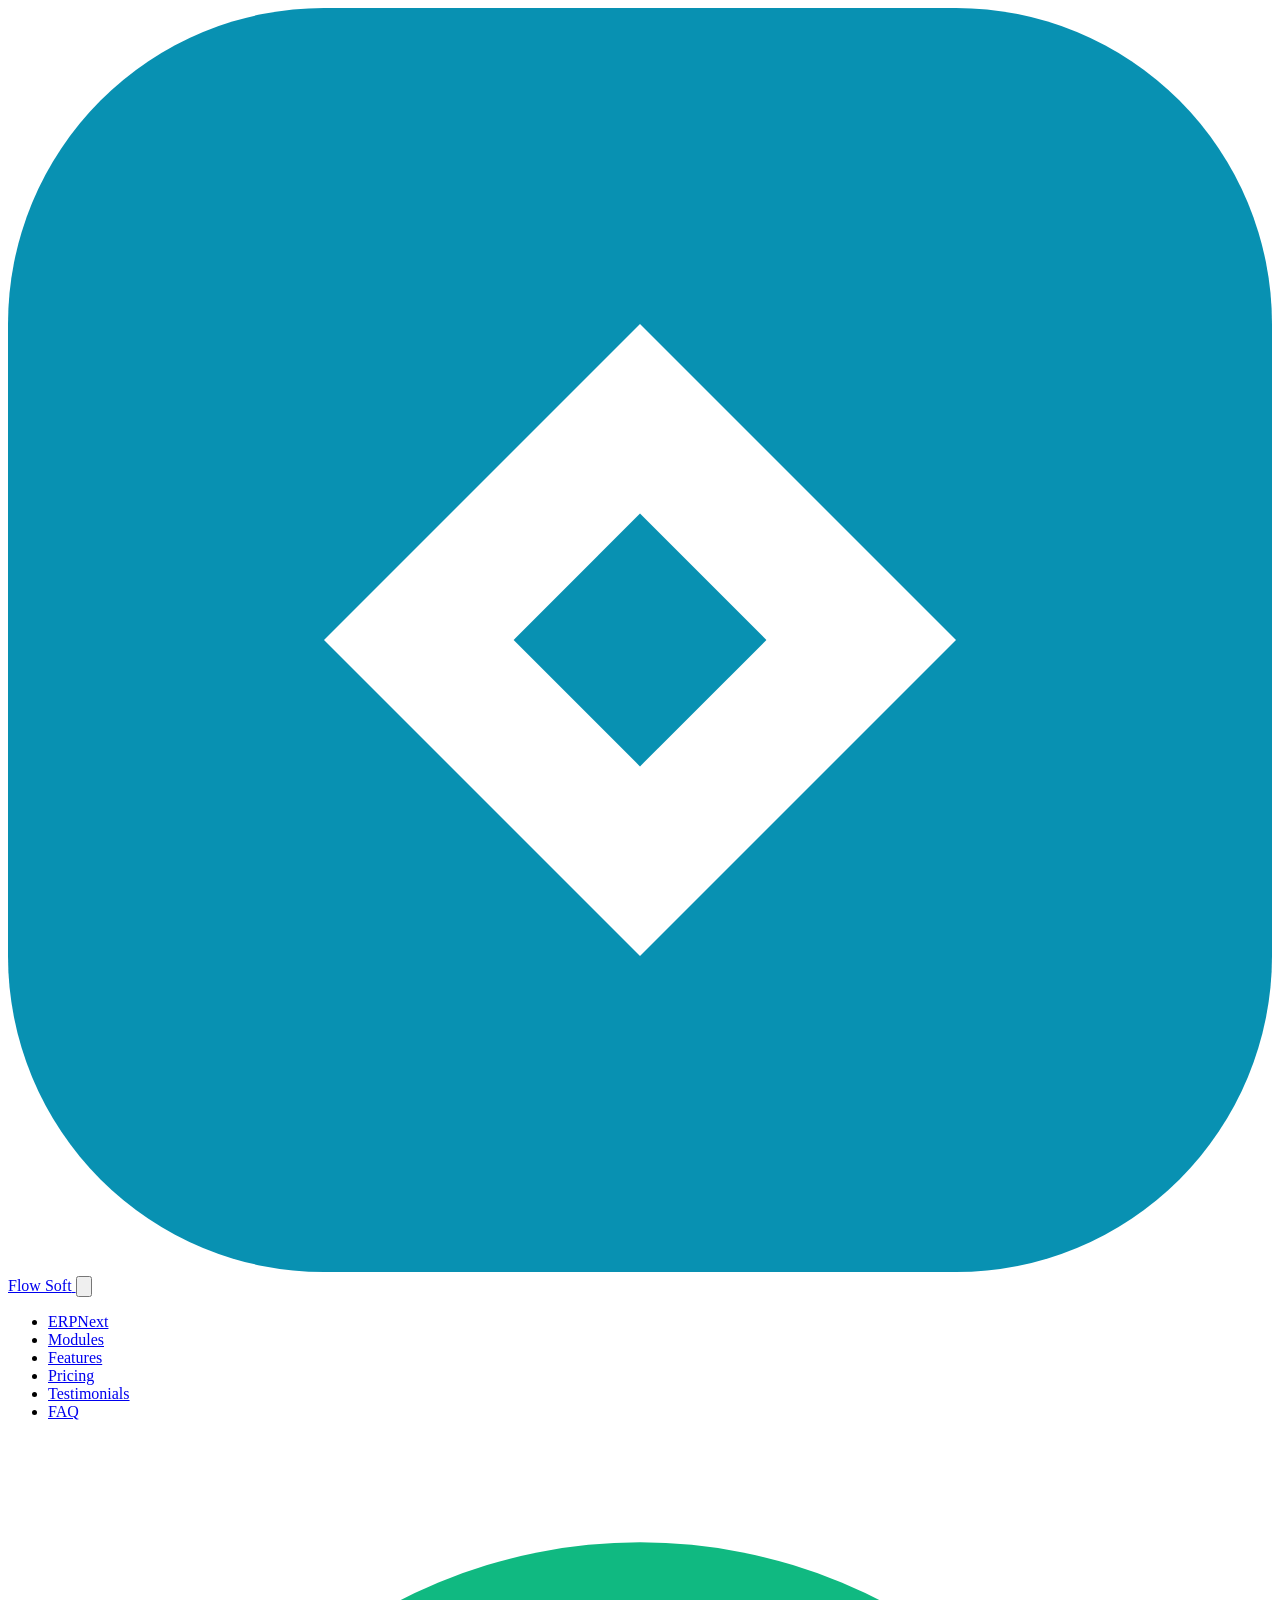
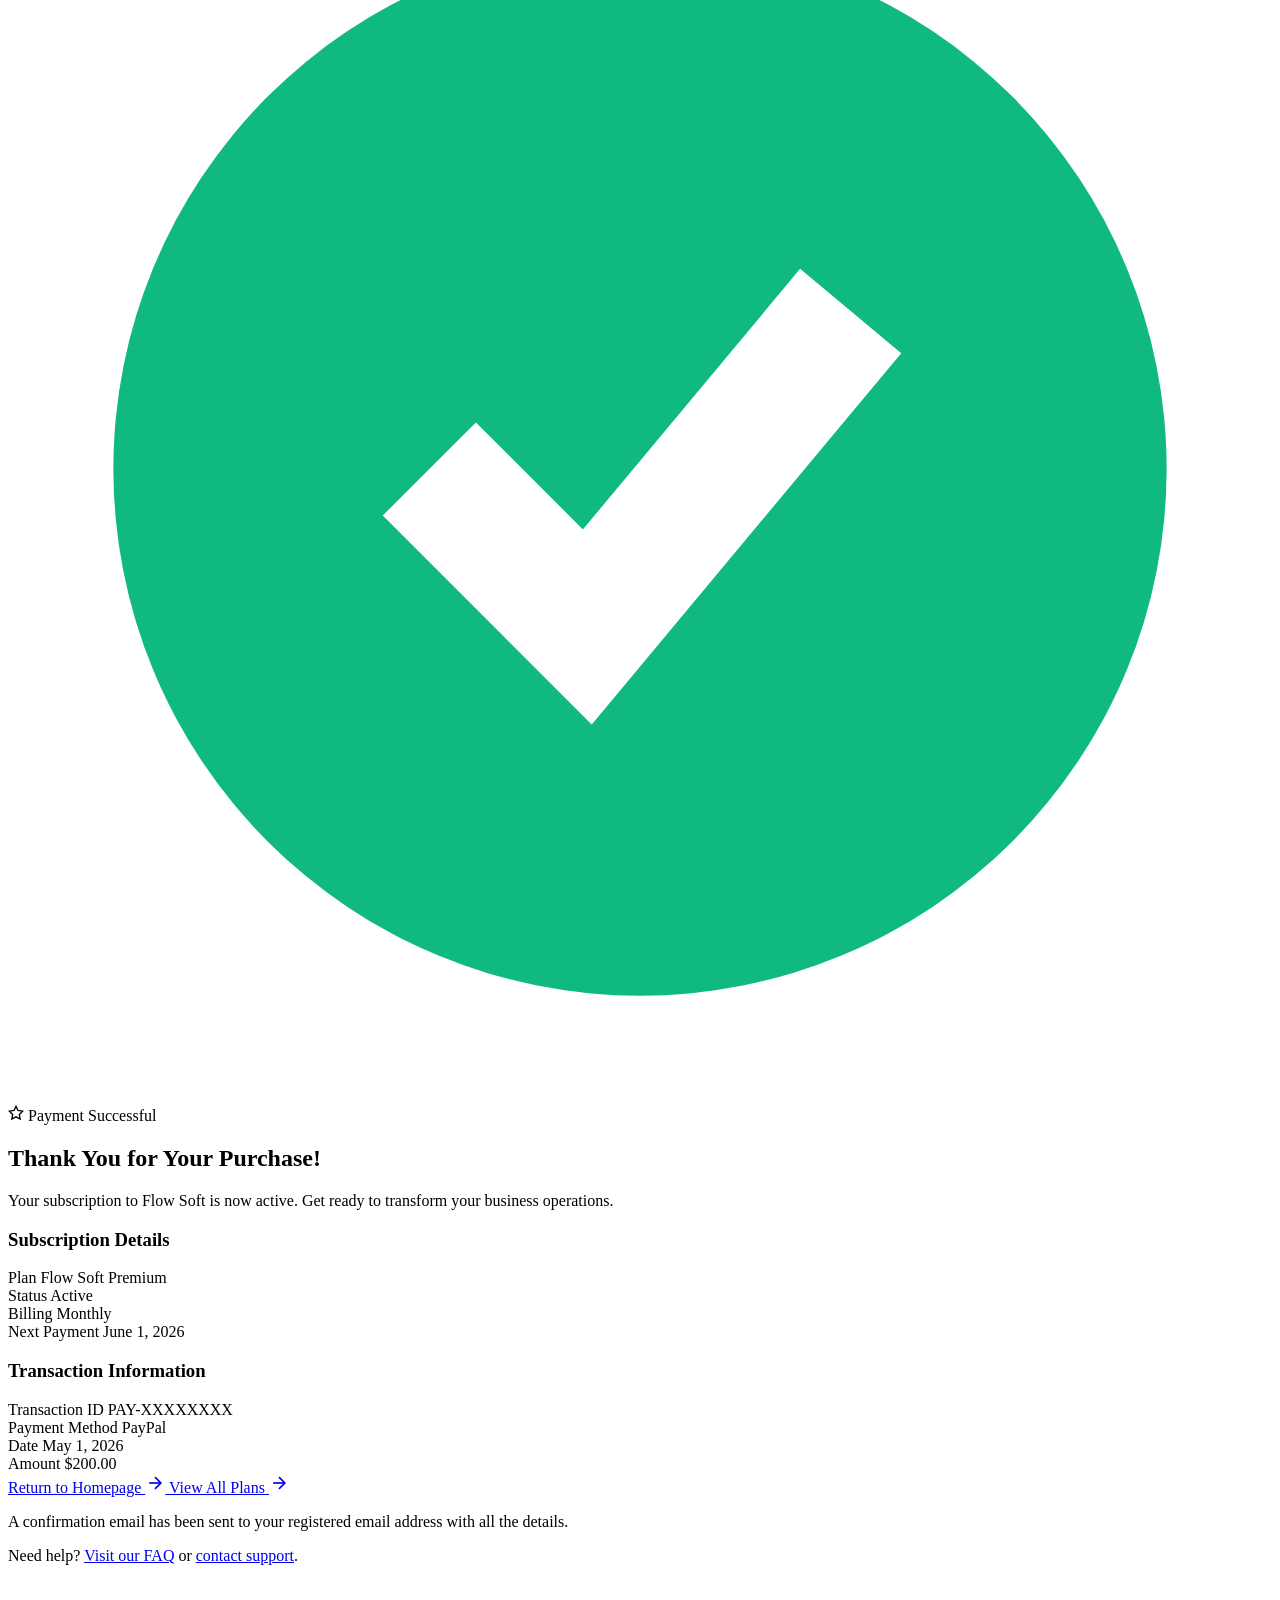
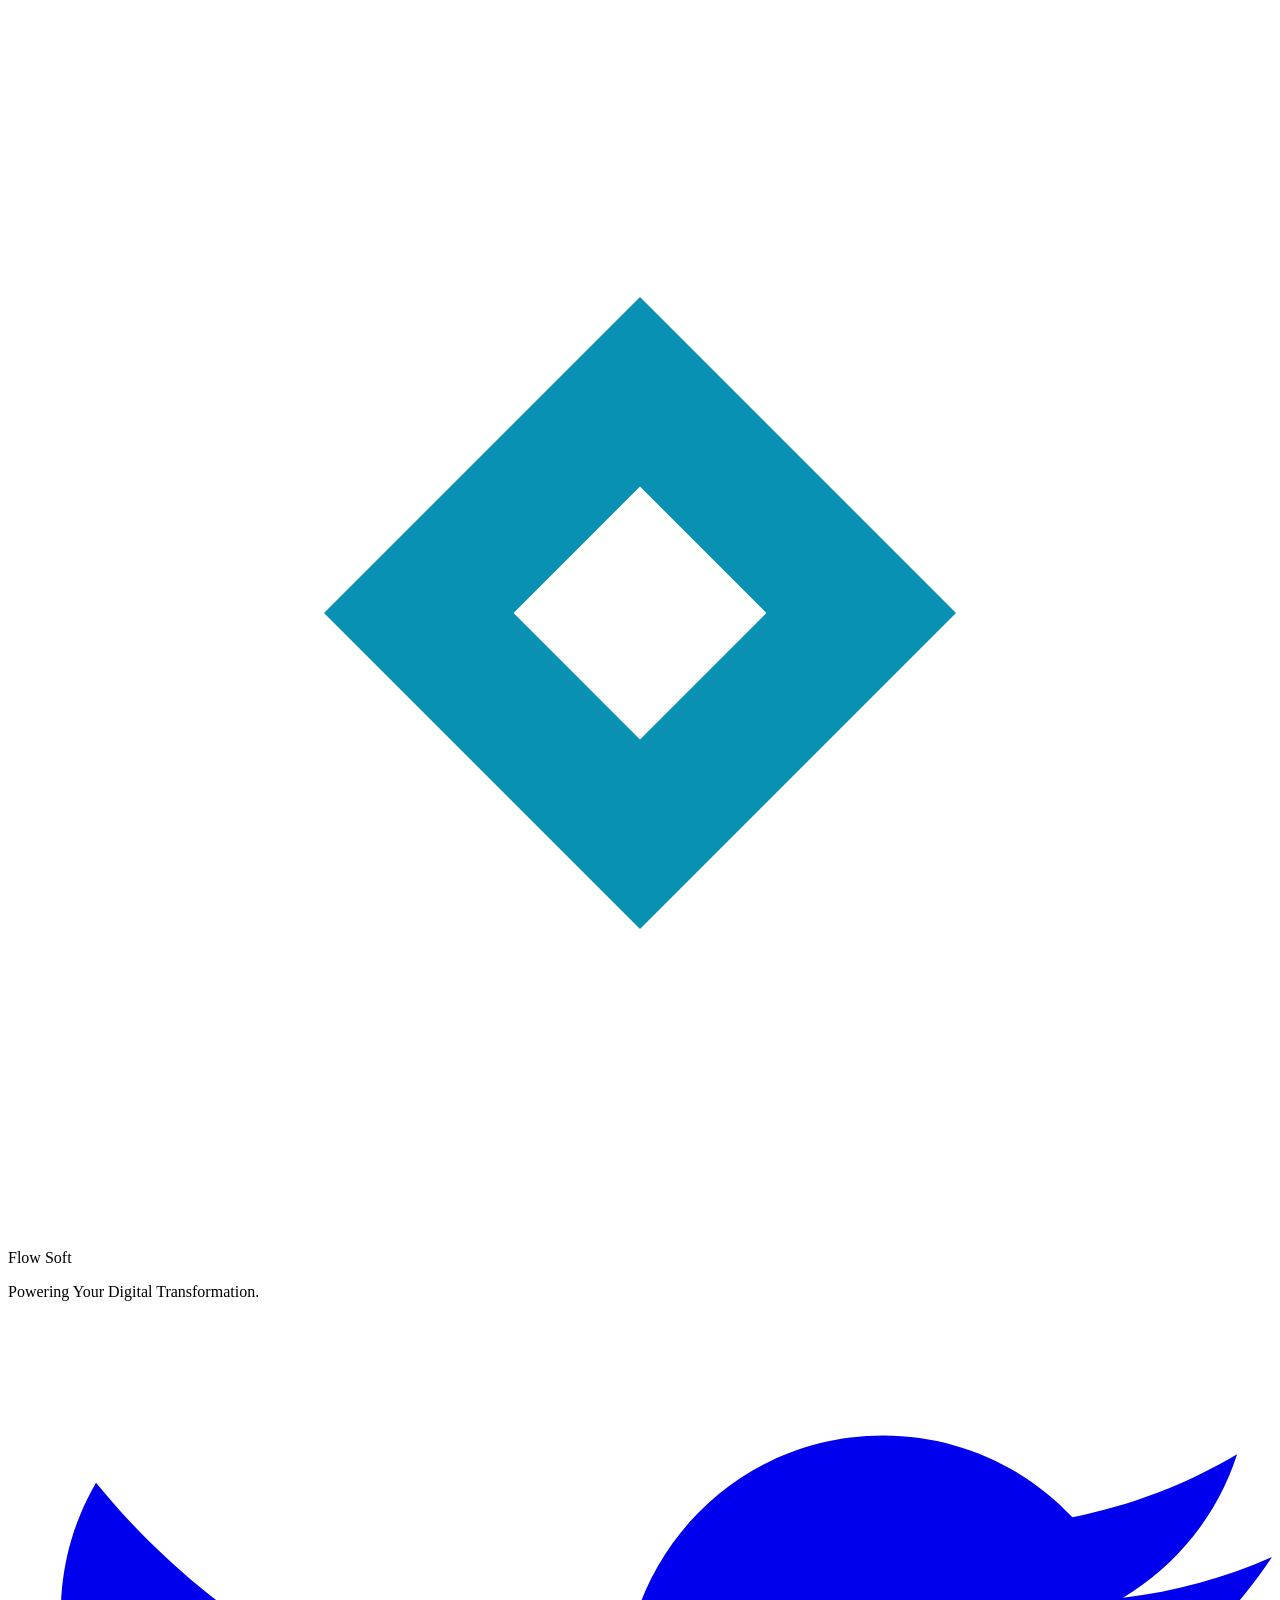
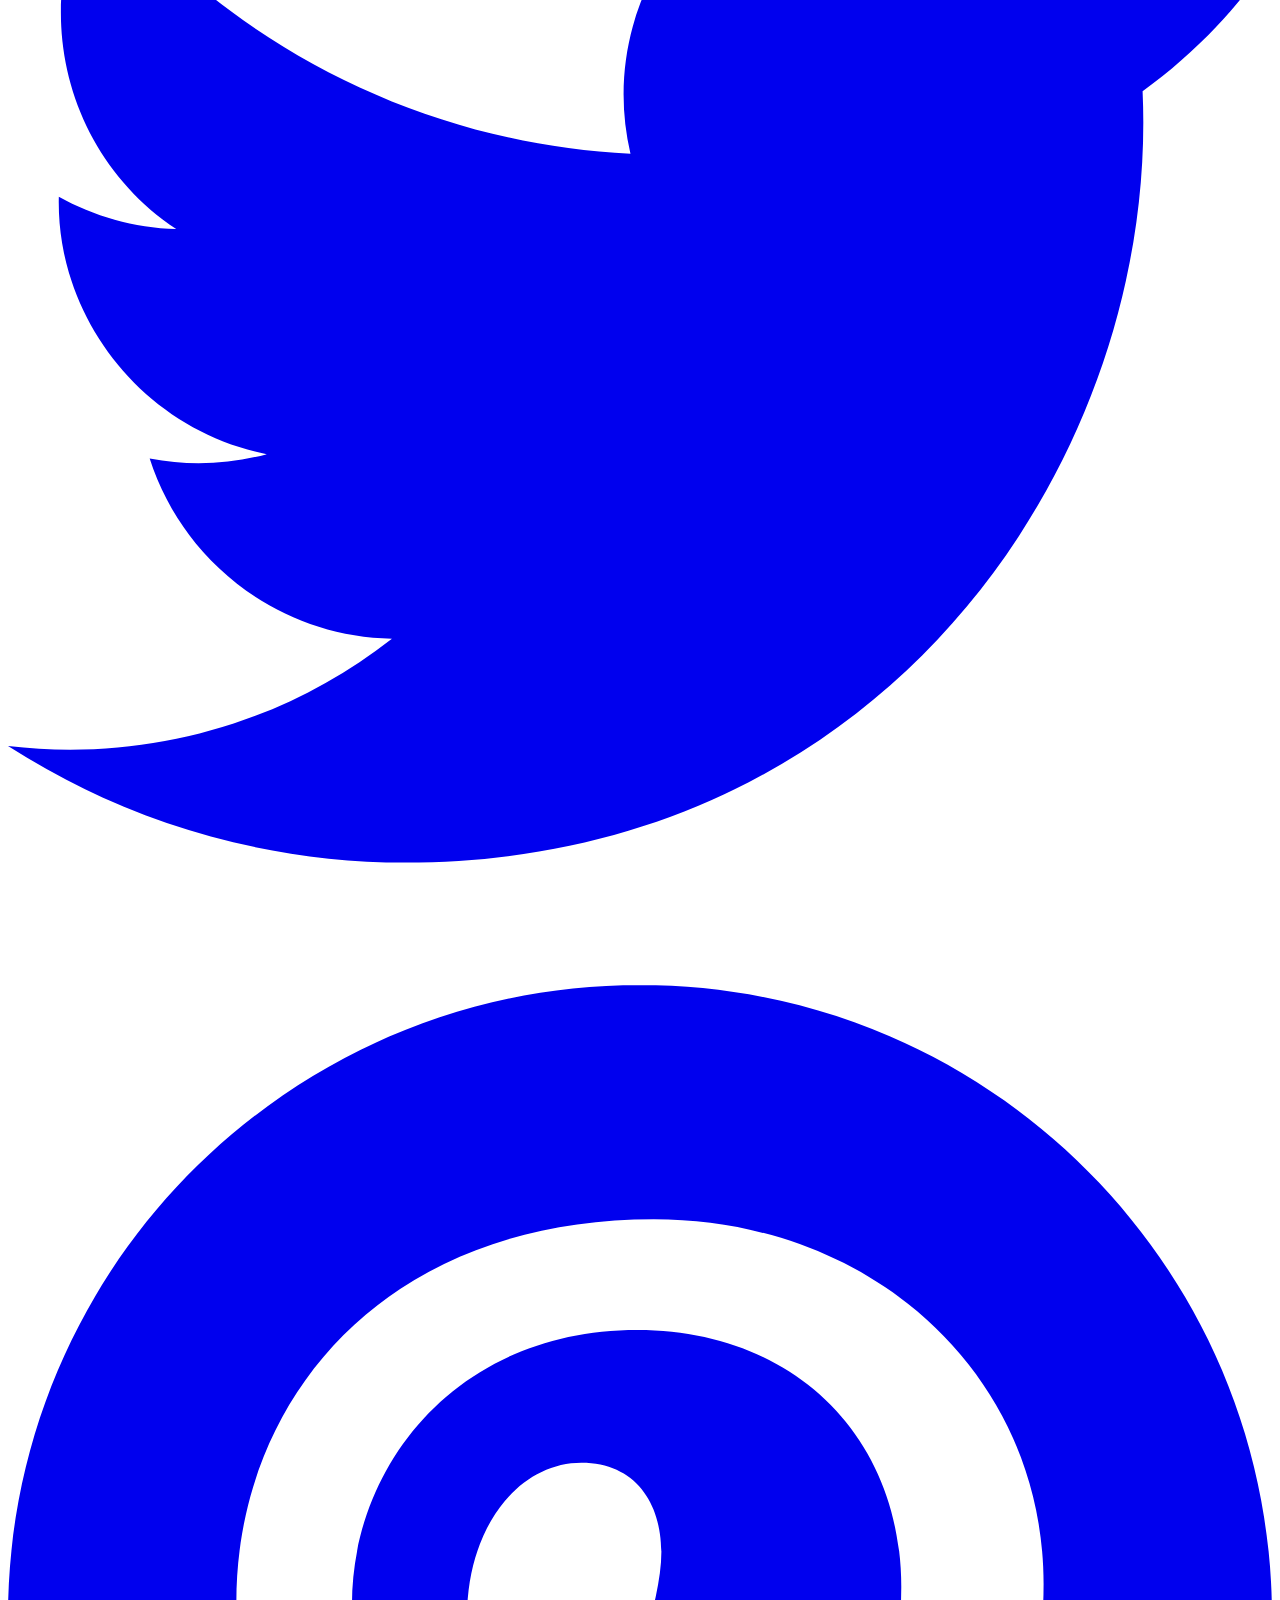
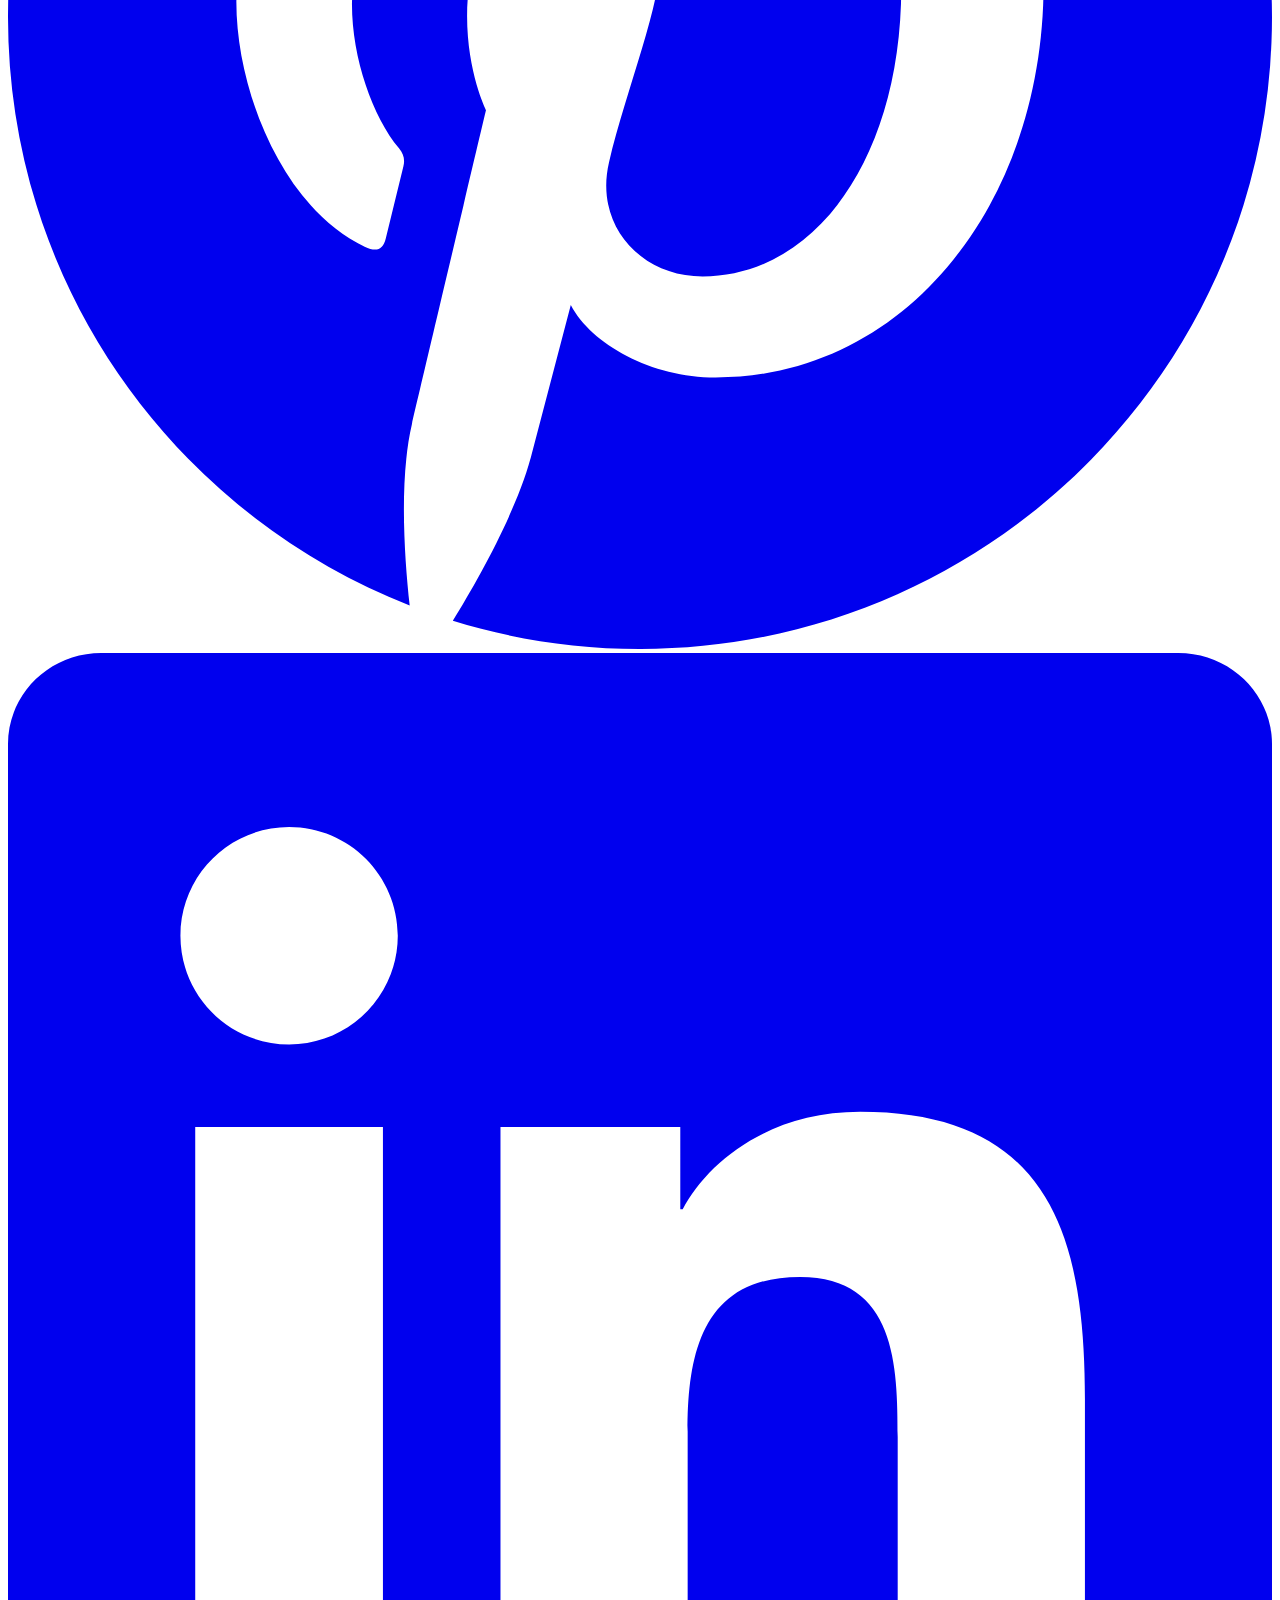
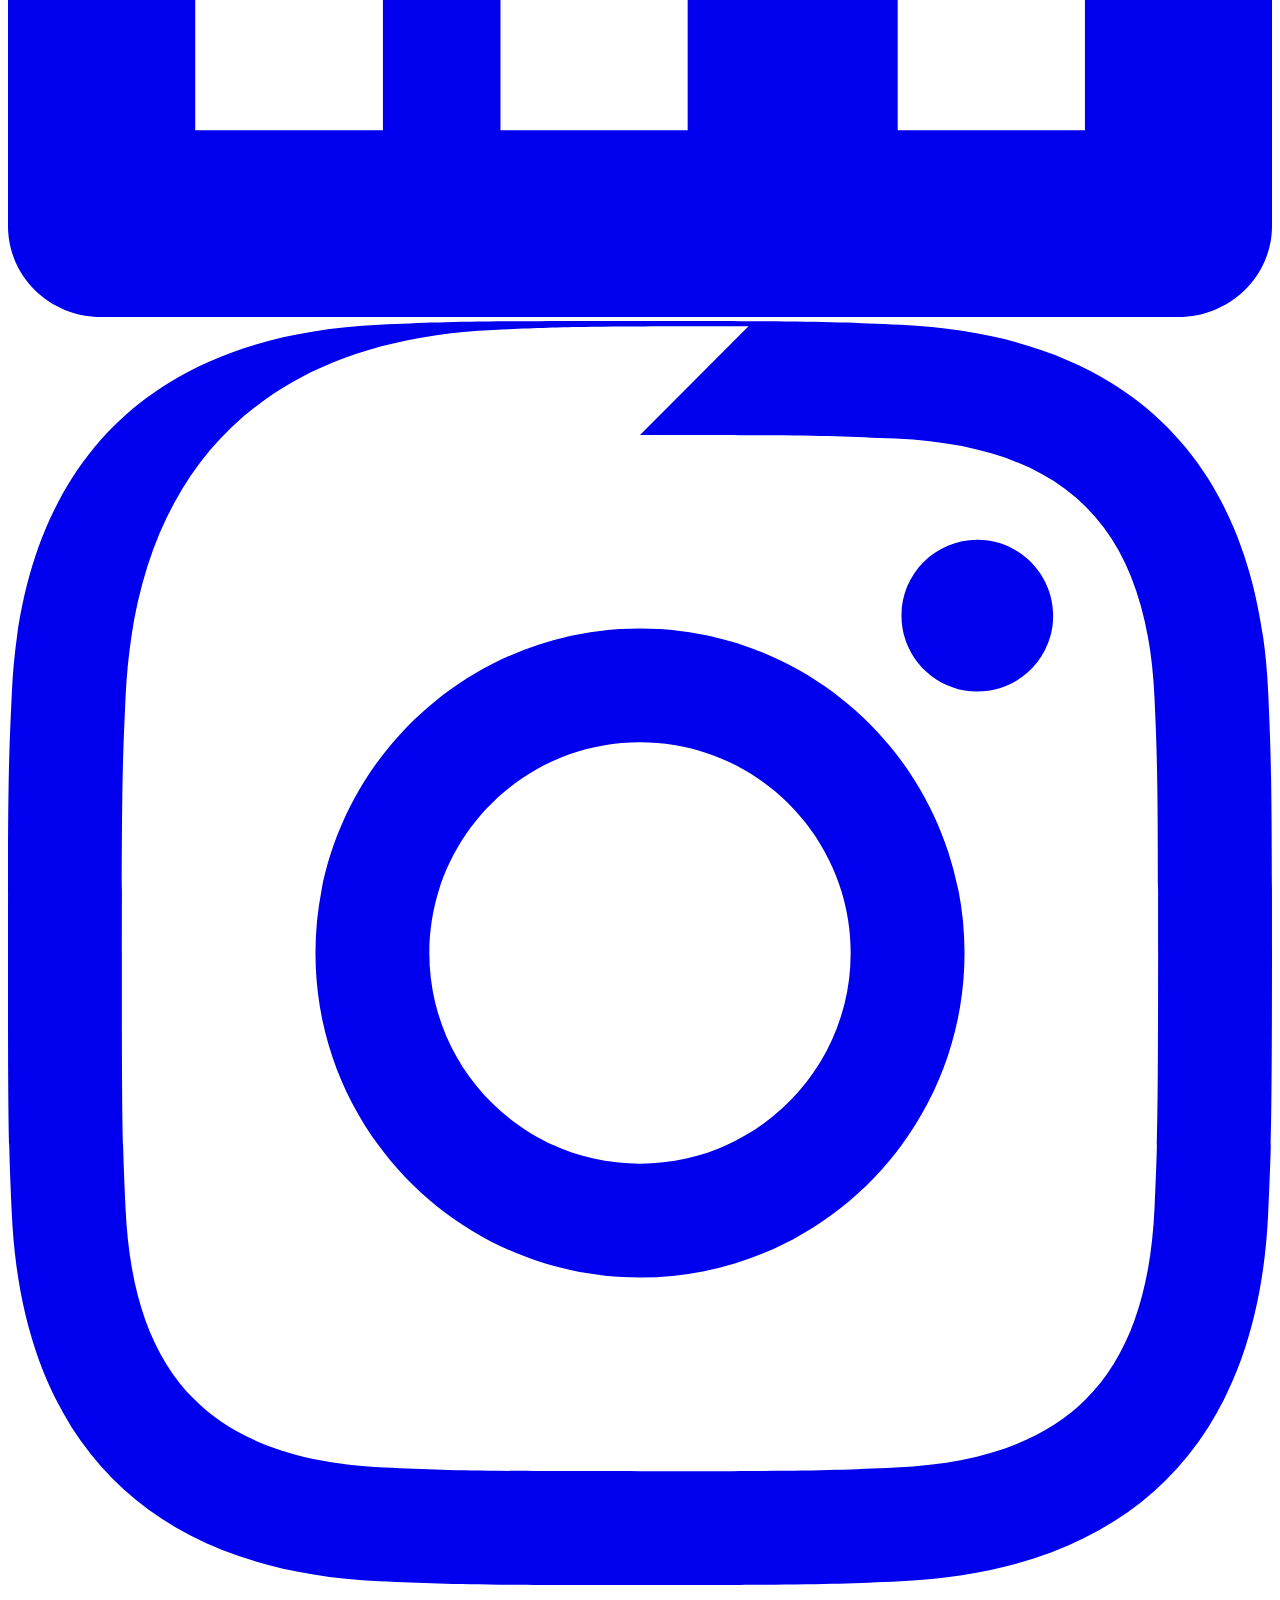
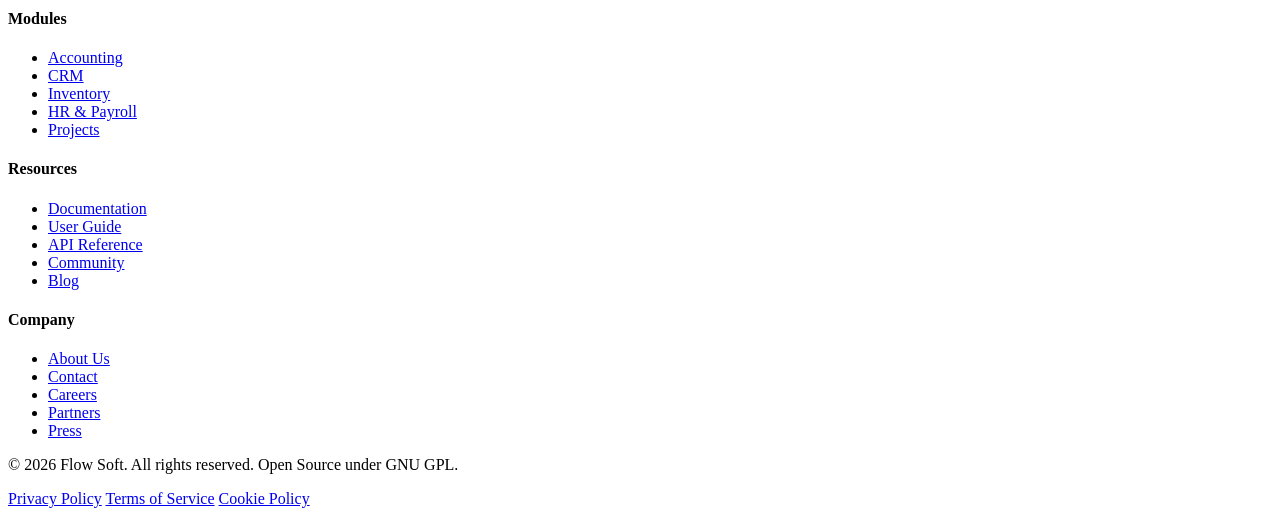
<file: thank-you.html>
<!DOCTYPE html>
<html lang="en">
<head>
    <meta charset="UTF-8">
    <meta name="viewport" content="width=device-width, initial-scale=1.0, maximum-scale=1.0, user-scalable=no">
    <title>Flow Soft - Thank You for Your Purchase</title>
    <link rel="preconnect" href="https://fonts.googleapis.com">
    <link rel="preconnect" href="https://fonts.gstatic.com" crossorigin>
    <link rel="stylesheet" href="https://fonts.googleapis.com/css2?family=Plus+Jakarta+Sans:wght@400;500;600;700;800&family=Space+Grotesk:wght@500;600;700&display=swap">
    <link rel="icon" type="image/svg+xml" href="data:image/svg+xml,%3Csvg viewBox='0 0 40 40' xmlns='http://www.w3.org/2000/svg'%3E%3Crect width='40' height='40' rx='10' fill='%230891b2'/%3E%3Cpath d='M10 20L20 10L30 20L20 30L10 20Z' fill='white'/%3E%3Cpath d='M20 16L24 20L20 24L16 20L20 16Z' fill='%230891b2'/%3E%3C/svg%3E">
    <!-- Styles loaded by ERPNext theme -->
    <style>
        * {
            touch-action: manipulation;
        }
        html {
            touch-action: manipulation;
            -webkit-text-size-adjust: none;
            -moz-text-size-adjust: none;
            -ms-text-size-adjust: none;
            text-size-adjust: none;
        }
    </style>
</head>
<body>
    <!-- Navigation -->
    <nav class="nav">
        <a href="index.html" class="nav-logo">
            <svg viewBox="0 0 40 40" fill="none" xmlns="http://www.w3.org/2000/svg">
                <rect width="40" height="40" rx="10" fill="#0891b2"/>
                <path d="M10 20L20 10L30 20L20 30L10 20Z" fill="white"/>
                <path d="M20 16L24 20L20 24L16 20L20 16Z" fill="#0891b2"/>
            </svg>
            <span>Flow Soft</span>
        </a>
        <button class="nav-toggle" aria-label="Toggle menu">
            <svg class="icon-hamburger" viewBox="0 0 24 24" fill="none" stroke="currentColor" stroke-width="2">
                <line x1="3" y1="6" x2="21" y2="6"></line>
                <line x1="3" y1="12" x2="21" y2="12"></line>
                <line x1="3" y1="18" x2="21" y2="18"></line>
            </svg>
            <svg class="icon-close" viewBox="0 0 24 24" fill="none" stroke="currentColor" stroke-width="2" style="display: none;">
                <line x1="18" y1="6" x2="6" y2="18"></line>
                <line x1="6" y1="6" x2="18" y2="18"></line>
            </svg>
        </button>
        <ul class="nav-links">
            <li><a href="index.html#hero">ERPNext</a></li>
            <li><a href="index.html#modules">Modules</a></li>
            <li><a href="index.html#features">Features</a></li>
            <li><a href="subscription.html">Pricing</a></li>
            <li><a href="index.html#testimonials">Testimonials</a></li>
            <li><a href="index.html#faq">FAQ</a></li>
        </ul>
    </nav>

    <!-- Thank You Section -->
    <section class="thank-you" id="thank-you">
        <div class="thank-you-container">
            <div class="thank-you-content">
                <div class="thank-you-icon">
                    <svg viewBox="0 0 24 24" fill="none" stroke="#10b981" stroke-width="2" class="checkmark-icon">
                        <circle cx="12" cy="12" r="10" fill="#10b981" stroke="none"/>
                        <polyline points="8 12 11 15 16 9" fill="none" stroke="white" stroke-width="2.5"/>
                    </svg>
                </div>
                <div class="section-header">
                    <div class="section-badge">
                        <svg width="16" height="16" viewBox="0 0 24 24" fill="none" stroke="currentColor" stroke-width="2">
                            <polygon points="12 2 15.09 8.26 22 9.27 17 14.14 18.18 21.02 12 17.77 5.82 21.02 7 14.14 2 9.27 8.91 8.26 12 2"></polygon>
                        </svg>
                        Payment Successful
                    </div>
                    <h2 class="section-title">Thank You for Your Purchase!</h2>
                    <p class="section-description">Your subscription to Flow Soft is now active. Get ready to transform your business operations.</p>
                </div>

                <div class="thank-you-message">
                    <div class="subscription-details">
                        <h3 class="details-title">Subscription Details</h3>
                        <div class="details-grid">
                            <div class="detail-item">
                                <span class="detail-label">Plan</span>
                                <span class="detail-value" id="plan-name">Flow Soft Premium</span>
                            </div>
                            <div class="detail-item">
                                <span class="detail-label">Status</span>
                                <span class="detail-value status-active">Active</span>
                            </div>
                            <div class="detail-item">
                                <span class="detail-label">Billing</span>
                                <span class="detail-value">Monthly</span>
                            </div>
                            <div class="detail-item">
                                <span class="detail-label">Next Payment</span>
                                <span class="detail-value" id="next-payment">June 1, 2026</span>
                            </div>
                        </div>
                    </div>

                    <div class="transaction-info">
                        <h3 class="details-title">Transaction Information</h3>
                        <div class="details-grid">
                            <div class="detail-item">
                                <span class="detail-label">Transaction ID</span>
                                <span class="detail-value" id="transaction-id">PAY-XXXXXXXX</span>
                            </div>
                            <div class="detail-item">
                                <span class="detail-label">Payment Method</span>
                                <span class="detail-value">PayPal</span>
                            </div>
                            <div class="detail-item">
                                <span class="detail-label">Date</span>
                                <span class="detail-value" id="payment-date">May 1, 2026</span>
                            </div>
                            <div class="detail-item">
                                <span class="detail-label">Amount</span>
                                <span class="detail-value" id="payment-amount">$200.00</span>
                            </div>
                        </div>
                    </div>
                </div>

                <div class="thank-you-actions">
                    <a href="index.html" class="btn btn-primary btn-large">
                        Return to Homepage
                        <svg width="20" height="20" viewBox="0 0 24 24" fill="none" stroke="currentColor" stroke-width="2">
                            <line x1="5" y1="12" x2="19" y2="12"></line>
                            <polyline points="12 5 19 12 12 19"></polyline>
                        </svg>
                    </a>
                    <a href="subscription.html" class="btn btn-secondary btn-large">
                        View All Plans
                        <svg width="20" height="20" viewBox="0 0 24 24" fill="none" stroke="currentColor" stroke-width="2">
                            <line x1="5" y1="12" x2="19" y2="12"></line>
                            <polyline points="12 5 19 12 12 19"></polyline>
                        </svg>
                    </a>
                </div>

                <div class="thank-you-note">
                    <p>A confirmation email has been sent to your registered email address with all the details.</p>
                    <p>Need help? <a href="index.html#faq">Visit our FAQ</a> or <a href="#">contact support</a>.</p>
                </div>
            </div>
        </div>
    </section>

    <!-- Footer -->
    <footer class="footer">
        <div class="footer-grid">
            <div class="footer-brand">
                <div class="footer-logo">
                    <svg viewBox="0 0 40 40" fill="none" xmlns="http://www.w3.org/2000/svg">
                        <rect width="40" height="40" rx="10" fill="white"/>
                        <path d="M10 20L20 10L30 20L20 30L10 20Z" fill="#0891b2"/>
                        <path d="M20 16L24 20L20 24L16 20L20 16Z" fill="white"/>
                    </svg>
                    <span>Flow Soft</span>
                </div>
                <p>Powering Your Digital Transformation.</p>
                <div class="footer-social">
                    <a href="#">
                        <svg viewBox="0 0 24 24" fill="currentColor">
                            <path d="M24 4.557c-.883.392-1.832.656-2.828.775 1.017-.609 1.798-1.574 2.165-2.724-.951.564-2.005.974-3.127 1.195-.897-.957-2.178-1.555-3.594-1.555-3.179 0-5.515 2.966-4.797 6.045-4.091-.205-7.719-2.165-10.148-5.144-1.29 2.213-.669 5.108 1.523 6.574-.806-.026-1.566-.247-2.229-.616-.054 2.281 1.581 4.415 3.949 4.89-.693.188-1.452.232-2.224.084.626 1.956 2.444 3.379 4.6 3.419-2.07 1.623-4.678 2.348-7.29 2.04 2.179 1.397 4.768 2.212 7.548 2.212 9.142 0 14.307-7.721 13.995-14.646.962-.695 1.797-1.562 2.457-2.549z"/>
                        </svg>
                    </a>
                    <a href="#">
                        <svg viewBox="0 0 24 24" fill="currentColor">
                            <path d="M12 0c-6.626 0-12 5.363-12 12 0 5.084 3.163 9.426 7.627 11.174-.105-.949-.2-2.405.042-3.441.218-.937 1.407-5.965 1.407-5.965s-.359-.719-.359-1.782c0-1.668.967-2.914 2.171-2.914 1.023 0 1.518.769 1.518 1.69 0 1.029-.655 2.568-.994 3.995-.283 1.194.599 2.169 1.777 2.169 2.133 0 3.772-2.249 3.772-5.495 0-2.873-2.064-4.882-5.012-4.882-3.414 0-5.418 2.561-5.418 5.207 0 1.031.397 2.138.893 2.738.098.119.112.224.083.345l-.333 1.36c-.053.22-.174.267-.402.161-1.499-.698-2.436-2.889-2.436-4.649 0-3.785 2.75-7.262 7.929-7.262 4.163 0 7.398 2.967 7.398 6.931 0 4.136-2.607 7.464-6.227 7.464-1.216 0-2.359-.631-2.75-1.378l-.748 2.853c-.271 1.043-1.002 2.35-1.492 3.146 1.124.347 2.317.535 3.554.535 6.627 0 12-5.373 12-12 0-6.628-5.373-12-12-12z"/>
                        </svg>
                    </a>
                    <a href="#">
                        <svg viewBox="0 0 24 24" fill="currentColor">
                            <path d="M20.447 20.452h-3.554v-5.569c0-1.328-.027-3.037-1.852-3.037-1.853 0-2.136 1.445-2.136 2.939v5.667H9.351V9h3.414v1.561h.046c.477-.9 1.637-1.85 3.37-1.85 3.601 0 4.267 2.37 4.267 5.455v6.286zM5.337 7.433c-1.144 0-2.063-.926-2.063-2.065 0-1.138.92-2.063 2.063-2.063 1.14 0 2.064.925 2.064 2.063 0 1.139-.925 2.065-2.064 2.065zm1.782 13.019H3.555V9h3.564v11.452zM22.225 0H1.771C.792 0 0 .774 0 1.729v20.542C0 23.227.792 24 1.771 24h20.451C23.2 24 24 23.227 24 22.271V1.729C24 .774 23.2 0 22.222 0h.003z"/>
                        </svg>
                    </a>
                    <a href="#">
                        <svg viewBox="0 0 24 24" fill="currentColor">
                            <path d="M12 2.163c3.204 0 3.584.012 4.85.07 3.252.148 4.771 1.691 4.919 4.919.058 1.265.069 1.645.069 4.849 0 3.205-.012 3.584-.069 4.849-.149 3.225-1.664 4.771-4.919 4.919-1.266.058-1.644.07-4.85.07-3.204 0-3.584-.012-4.849-.07-3.26-.149-4.771-1.699-4.919-4.92-.058-1.265-.07-1.644-.07-4.849 0-3.204.013-3.583.07-4.849.196-4.354 2.617-6.78 6.979-6.98 1.281-.057 1.645-.069 4.849-.069zm0-2.163c-3.259 0-3.667.014-4.947.072-4.358.2-6.78 2.618-6.98 6.98-.059 1.281-.073 1.689-.073 4.948 0 3.259.014 3.668.072 4.948.2 4.358 2.618 6.78 6.98 6.98 1.281.058 1.689.072 4.948.072 3.259 0 3.668-.014 4.948-.072 4.354-.2 6.782-2.618 6.979-6.98.059-1.28.073-1.689.073-4.948 0-3.259-.014-3.667-.072-4.947-.196-4.354-2.617-6.78-6.979-6.98-1.281-.059-1.69-.073-4.949-.073zm0 5.838c-3.403 0-6.162 2.759-6.162 6.162s2.759 6.163 6.162 6.163 6.162-2.759 6.162-6.163c0-3.403-2.759-6.162-6.162-6.162zm0 10.162c-2.209 0-4-1.79-4-4 0-2.209 1.791-4 4-4s4 1.791 4 4c0 2.21-1.791 4-4 4zm6.406-11.845c-.796 0-1.441.645-1.441 1.44s.645 1.44 1.441 1.44c.795 0 1.439-.645 1.439-1.44s-.644-1.44-1.439-1.44z"/>
                        </svg>
                    </a>
                </div>
            </div>
            <div class="footer-column footer-modules">
                <h4>Modules</h4>
                <ul class="footer-links">
                    <li><a href="#">Accounting</a></li>
                    <li><a href="#">CRM</a></li>
                    <li><a href="#">Inventory</a></li>
                    <li><a href="#">HR & Payroll</a></li>
                    <li><a href="#">Projects</a></li>
                </ul>
            </div>
            <div class="footer-column footer-resources">
                <h4>Resources</h4>
                <ul class="footer-links">
                    <li><a href="#">Documentation</a></li>
                    <li><a href="#">User Guide</a></li>
                    <li><a href="#">API Reference</a></li>
                    <li><a href="#">Community</a></li>
                    <li><a href="#">Blog</a></li>
                </ul>
            </div>
            <div class="footer-column footer-company">
                <h4>Company</h4>
                <ul class="footer-links">
                    <li><a href="#">About Us</a></li>
                    <li><a href="#">Contact</a></li>
                    <li><a href="#">Careers</a></li>
                    <li><a href="#">Partners</a></li>
                    <li><a href="#">Press</a></li>
                </ul>
            </div>
        </div>
        <div class="footer-bottom">
            <p>© 2026 Flow Soft. All rights reserved. Open Source under GNU GPL.</p>
            <div class="footer-bottom-links">
                <a href="#">Privacy Policy</a>
                <a href="#">Terms of Service</a>
                <a href="#">Cookie Policy</a>
            </div>
        </div>
    </footer>

    <!-- Scripts loaded by ERPNext theme -->
</body>
</html>
</file>
<file: styles.css>
/* Hide ERPNext Header/Navbar on website pages */
.navbar-brand,
.navbar-toggler,
.navbar-collapse,
#language-switcher,
.website-post-login,
.nav-item.dropdown {
    display: none !important;
}

/* Hide ERPNext Footer powered by */
.footer-powered,
.footer-col-right {
    display: none !important;
}

:root {
    --primary: #0f172a;
    --primary-light: #1e293b;
    --accent: #0891b2;
    --accent-light: #22d3ee;
    --accent-glow: rgba(8, 145, 178, 0.2);
    --surface: #ffffff;
    --surface-alt: #f8fafc;
    --text: #0f172a;
    --text-muted: #64748b;
    --border: #e2e8f0;
    --success: #10b981;
    /* Gradient overlay colors */
    --gradient-from: #e1e1fa;
    --gradient-to: rgb(205, 250, 206);
}

* {
    margin: 0;
    padding: 0;
    box-sizing: border-box;
} 

html {
    scroll-behavior: smooth;
} 

body {
    font-family: 'Plus Jakarta Sans', -apple-system, BlinkMacSystemFont, sans-serif;
    color: var(--text);
    line-height: 1.6;
    overflow-x: hidden;
}

/* Navigation */
.nav {
    position: fixed;
    top: 0;
    left: 0;
    right: 0;
    z-index: 1000;
    padding: 1rem 2rem;
    display: flex;
    justify-content: space-between;
    align-items: center;
    background: rgba(255, 255, 255, 0.9);
    backdrop-filter: blur(20px);
    border-bottom: 1px solid rgba(255, 255, 255, 0.1);
    transition: all 0.3s ease;
} 

.nav-logo {
    position: relative;
    z-index: 1002;
} 

.nav-logo {
    display: flex;
    align-items: center;
    gap: 0.75rem;
    text-decoration: none;
    color: var(--primary);
} 

.nav-logo svg {
    width: 2.5rem;
    height: 2.5rem;
} 

.nav-logo span {
    font-family: 'Space Grotesk', sans-serif;
    font-size: 1.5rem;
    font-weight: 700;
}

.nav-links {
    display: flex;
    gap: 2rem;
    align-items: center;
    list-style: none;
    position: absolute;
    left: 50%;
    transform: translateX(-50%);
}

/* Hide hamburger on desktop */
.nav-toggle {
    display: none;
} 

.nav-links a {
    text-decoration: none;
    color: var(--text-muted);
    font-weight: 500;
    font-size: 0.95rem;
    transition: color 0.3s ease;
} 

.nav-links a:hover,
.nav-links a.active,
.nav-links a.active:link,
.nav-links a.active:visited,
.nav-links li a.active {
    color: #0891b2 !important;
    font-weight: 600 !important;
    text-decoration: none !important;
    background: transparent !important;
}

.nav-cta {
    display: none;
} 

.btn {
    padding: 0.75rem 1.5rem;
    border-radius: 8px;
    font-weight: 600;
    font-size: 0.95rem;
    cursor: pointer;
    transition: all 0.3s ease;
    text-decoration: none;
    display: inline-flex;
    align-items: center;
    gap: 0.5rem;
    border: none;
} 

.btn-primary {
    background: var(--accent);
    color: white;
    box-shadow: 0 4px 15px var(--accent-glow);
} 

.btn-primary:hover {
    background: var(--accent-light);
    transform: translateY(-2px);
    box-shadow: 0 8px 25px var(--accent-glow);
} 

.btn-secondary {
    background: transparent;
    color: var(--primary);
    border: 2px solid var(--border);
} 

.btn-secondary:hover {
    border-color: var(--accent);
    color: var(--accent);
} 

.btn-large {
    padding: 1rem 2rem;
    font-size: 1.1rem;
} 

/* Hero Section */
.hero {
    min-height: 100vh;
    background: var(--surface);
    position: relative;
    overflow: hidden;
    display: flex;
    align-items: center;
    padding: 8rem 2rem 4rem;
} 

.hero::before {
    content: '';
    position: absolute;
    inset: 0;
    background: linear-gradient(135deg, rgba(120, 170, 130, 0.2) 0%, transparent 50%, rgba(90, 140, 105, 0.2) 100%);
    pointer-events: none;
    z-index: 0;
}

.hero-container {
    max-width: 1400px;
    margin: 0 auto;
    display: grid;
    grid-template-columns: 1fr 1fr;
    gap: 4rem;
    align-items: center;
    position: relative;
    z-index: 1;
} 

.hero-content {
    color: var(--text);
} 

.hero-badge {
    display: inline-flex;
    align-items: center;
    gap: 0.5rem;
    background: var(--accent-glow);
    border: 1px solid var(--accent);
    padding: 0.5rem 1rem;
    border-radius: 50px;
    font-size: 0.85rem;
    margin-bottom: 1.5rem;
	color: var(--accent);
}

.hero-badge-icon {
    width: 16px;
    height: 16px;
}

.hero h1 {
    font-family: 'Space Grotesk', sans-serif;
    font-size: 4rem;
    font-weight: 700;
    line-height: 1.1;
    margin-bottom: 1.5rem;
    letter-spacing: -0.02em;
    color: var(--primary);
}

.hero h1 .gradient-text {
    background: linear-gradient(135deg, var(--accent) 0%, var(--accent-light) 100%);
    -webkit-background-clip: text;
    -webkit-text-fill-color: transparent;
    background-clip: text;
} 

.hero-description {
    font-size: 1.25rem;
    color: var(--text-muted);
    margin-bottom: 2.5rem;
    line-height: 1.7;
} 

.hero-buttons {
    display: flex;
    gap: 1rem;
    margin-bottom: 3rem;
} 

.hero-stats {
    display: flex;
    gap: 3rem;
} 

.hero-stat {
    text-align: left;
} 

.hero-stat-number {
    font-family: 'Space Grotesk', sans-serif;
    font-size: 2.5rem;
    font-weight: 700;
    color: var(--accent);
} 

.hero-stat-label {
    font-size: 0.9rem;
    color: var(--text-muted);
} 

.hero-visual {
    position: relative;
} 

.hero-dashboard {
    background: var(--surface-alt);
    border-radius: 20px;
    border: 1px solid var(--border);
    padding: 1.5rem;
    transform: perspective(1000px) rotateY(-5deg) rotateX(5deg);
    transition: transform 0.5s ease;
    box-shadow: 0 20px 40px rgba(0, 0, 0, 0.08);
} 

.hero-dashboard:hover {
    transform: perspective(1000px) rotateY(0deg) rotateX(0deg);
}

.dashboard-header {
    display: flex;
    align-items: center;
    gap: 0.5rem;
    margin-bottom: 1rem;
    padding-bottom: 1rem;
    border-bottom: 1px solid var(--border);
}

.dashboard-dot {
    width: 0.75rem;
    height: 0.75rem;
    border-radius: 50%;
}

.dashboard-dot.red { background: #ff5f56; }
.dashboard-dot.yellow { background: #ffbd2e; }
.dashboard-dot.green { background: #27ca40; }

.dashboard-content {
    display: grid;
    grid-template-columns: repeat(3, 1fr);
    gap: 1rem;
} 

.dashboard-card {
    background: white;
    border-radius: 12px;
    padding: 1rem;
    border: 1px solid var(--border);
} 

.dashboard-card-header {
    display: flex;
    align-items: center;
    gap: 0.5rem;
    margin-bottom: 0.75rem;
    color: var(--text-muted);
    font-size: 0.8rem;
}

.dashboard-card-value {
    font-family: 'Space Grotesk', sans-serif;
    font-size: 1.75rem;
    font-weight: 700;
    color: var(--primary);
} 

.dashboard-card-change {
    font-size: 0.75rem;
    color: var(--success);
    display: flex;
    align-items: center;
    gap: 0.25rem;
    margin-top: 0.25rem;
} 

.dashboard-chart {
    grid-column: span 3;
    background: white;
    border-radius: 12px;
    padding: 1.5rem;
    border: 1px solid var(--border);
    height: 200px;
    position: relative;
    overflow: hidden;
} 

.chart-bars {
    display: flex;
    align-items: flex-end;
    justify-content: space-around;
    height: 100%;
    padding-top: 2rem;
} 

.chart-bar {
    width: 2.5rem;
    background: linear-gradient(180deg, var(--accent-light) 0%, var(--accent) 100%);
    border-radius: 6px 6px 0 0;
    position: relative;
    animation: growUp 1s ease forwards;
    transform-origin: bottom;
} 

@keyframes growUp {
    from { transform: scaleY(0); }
    to { transform: scaleY(1); }
} 

.chart-bar::after {
    content: attr(data-value);
    position: absolute;
    bottom: -1.5rem;
    left: 50%;
    transform: translateX(-50%);
    font-size: 0.6rem;
    color: var(--text-muted);
} 

.floating-badge {
    position: absolute;
    background: white;
    border-radius: 12px;
    padding: 1rem 1.5rem;
    box-shadow: 0 20px 40px rgba(0, 0, 0, 0.3);
    animation: float 3s ease-in-out infinite;
}

.floating-badge.top-right {
    top: -1.25rem;
    right: -2.5rem;
} 

.floating-badge.bottom-left {
    bottom: 2.5rem;
    left: -3.75rem;
}

@keyframes float {
    0%, 100% { transform: translateY(0); }
    50% { transform: translateY(-0.625rem); }
} 

.floating-badge-value {
    font-family: 'Space Grotesk', sans-serif;
    font-size: 1.5rem;
    font-weight: 700;
    color: var(--primary);
} 

.floating-badge-label {
    font-size: 0.8rem;
    color: var(--text-muted);
} 

/* Modules Section */
.modules {
    padding: 6rem 2rem;
    background: var(--surface);
    position: relative;
} 

.modules::before {
    content: '';
    position: absolute;
    inset: 0;
    background: linear-gradient(135deg, rgba(120, 170, 130, 0.15) 0%, transparent 50%, rgba(90, 140, 105, 0.15) 100%);
    pointer-events: none;
    z-index: 0;
}

.section-header {
    text-align: center;
    max-width: 700px;
    margin: 0 auto 4rem;
    position: relative;
    z-index: 1;
} 

.section-badge {
    display: inline-flex;
    align-items: center;
    gap: 0.5rem;
    background: var(--accent-glow);
    color: var(--accent);
    padding: 0.5rem 1rem;
    border-radius: 50px;
    font-size: 0.85rem;
    font-weight: 600;
    margin-bottom: 1rem;
} 

.section-title {
    font-family: 'Space Grotesk', sans-serif;
    font-size: 3rem;
    font-weight: 700;
    margin-bottom: 1rem;
    line-height: 1.2;
    color: var(--primary);
}

.section-description {
    font-size: 1.1rem;
    color: var(--text-muted);
}

.modules-grid {
    display: grid;
    grid-template-columns: repeat(4, 1fr);
    gap: 1.5rem;
    max-width: 1400px;
    margin: 0 auto;
    position: relative;
    z-index: 1;
} 

.module-card {
    background: var(--surface);
    border: 1px solid var(--border);
    border-radius: 16px;
    padding: 2rem;
    transition: all 0.3s ease;
    cursor: pointer;
    position: relative;
    overflow: hidden;
    text-decoration: none;
    display: block;
} 

.module-card::before {
    content: '';
    position: absolute;
    top: 0;
    left: 0;
    right: 0;
    height: 0.25rem;
    background: linear-gradient(90deg, var(--accent) 0%, var(--accent-light) 100%);
    transform: scaleX(0);
    transform-origin: left;
    transition: transform 0.3s ease;
} 

.module-card:hover {
    border-color: var(--accent);
    transform: translateY(-0.3125rem);
    box-shadow: 0 1.25rem 2.5rem rgba(0, 0, 0, 0.08);
}

.module-card:hover::before {
    transform: scaleX(1);
} 

.module-icon {
    width: 3.5rem;
    height: 3.5rem;
    background: linear-gradient(135deg, var(--accent-glow) 0%, rgba(8, 145, 178, 0.1) 100%);
    border-radius: 0.875rem;
    display: flex;
    align-items: center;
    justify-content: center;
    margin-bottom: 1.5rem;
    color: var(--accent);
} 

.module-icon svg {
    width: 1.75rem;
    height: 1.75rem;
}

.module-title {
    font-family: 'Space Grotesk', sans-serif;
    font-size: 1.25rem;
    font-weight: 600;
    margin-bottom: 0.75rem;
    color: var(--primary);
}

.module-description {
    font-size: 0.95rem;
    color: var(--text-muted);
    line-height: 1.6;
} 

/* Features Section */
.features {
    padding: 6rem 2rem;
    background: var(--surface-alt);
    position: relative;
} 

.features::before {
    content: '';
    position: absolute;
    inset: 0;
    background: linear-gradient(135deg, rgba(120, 170, 130, 0.15) 0%, transparent 50%, rgba(90, 140, 105, 0.15) 100%);
    pointer-events: none;
    z-index: 0;
}

.features-grid {
    display: grid;
    grid-template-columns: repeat(3, 1fr);
    gap: 2rem;
    max-width: 1200px;
    margin: 0 auto;
    position: relative;
    z-index: 1;
} 

.feature-card {
    background: var(--surface);
    border-radius: 1.25rem;
    padding: 2.5rem;
    text-align: center;
    transition: all 0.3s ease;
    border: 1px solid var(--border);
    text-decoration: none;
    color: inherit;
    display: block;
} 

.feature-card:hover {
    transform: translateY(-0.5rem);
    box-shadow: 0 1.5625rem 3.125rem rgba(0, 0, 0, 0.1);
} 

.feature-icon {
    width: 5rem;
    height: 5rem;
    margin: 0 auto 1.5rem;
    background: linear-gradient(135deg, var(--accent) 0%, var(--accent-light) 100%);
    border-radius: 50%;
    display: flex;
    align-items: center;
    justify-content: center;
    color: white;
} 

.feature-icon svg {
    width: 2.25rem;
    height: 2.25rem;
}

.feature-title {
    font-family: 'Space Grotesk', sans-serif;
    font-size: 1.5rem;
    font-weight: 600;
    margin-bottom: 1rem;
    color: var(--primary);
} 

.feature-description {
    color: var(--text-muted);
    line-height: 1.7;
} 

/* Stats Section */
.stats {
    padding: 6rem 2rem;
    background: var(--surface-alt);
    position: relative; 
}

.stats::before {
    content: '';
    position: absolute;
    inset: 0;
    background: linear-gradient(135deg, rgba(120, 170, 130, 0.2) 0%, transparent 50%, rgba(90, 140, 105, 0.2) 100%);
    pointer-events: none;
    z-index: 0;
}

.stats-grid {
    display: grid;
    grid-template-columns: repeat(4, 1fr);
    gap: 3rem;
    max-width: 1200px;
    margin: 0 auto;
    position: relative;
    z-index: 1;
} 

.stat-item {
    text-align: center;
    color: var(--text);
} 

.stat-number {
    font-family: 'Space Grotesk', sans-serif;
    font-size: 4rem;
    font-weight: 700;
    margin-bottom: 0.5rem;
    color: var(--accent);
} 

.stat-label {
    font-size: 1.1rem;
    color: var(--text-muted);
} 

/* Testimonials Section */
.testimonials {
    padding: 6rem 2rem;
    background: var(--surface);
    position: relative;
} 

.testimonials::before {
    content: '';
    position: absolute;
    inset: 0;
    background: linear-gradient(135deg, rgba(120, 170, 130, 0.15) 0%, transparent 50%, rgba(90, 140, 105, 0.15) 100%);
    pointer-events: none;
    z-index: 0;
}

.testimonials-grid {
    display: grid;
    grid-template-columns: repeat(3, 1fr);
    gap: 2rem;
    max-width: 1200px;
    margin: 0 auto;
    position: relative;
    z-index: 1;
} 

.testimonial-card {
    background: var(--surface);
    border: 1px solid var(--border);
    border-radius: 20px;
    padding: 2.5rem;
    position: relative;
    transition: all 0.3s ease;
} 

.testimonial-card:hover {
    border-color: var(--accent);
    box-shadow: 0 20px 40px rgba(0, 0, 0, 0.08);
} 

.testimonial-quote {
    font-size: 1.1rem;
    color: var(--text);
    line-height: 1.8;
    margin-bottom: 2rem;
    font-style: italic;
}

.testimonial-quote::before {
    content: '"';
    font-size: 4rem;
    font-family: Georgia, serif;
    color: var(--accent);
    position: absolute;
    top: 1rem;
    left: 1.5rem;
    opacity: 0.2;
} 

.testimonial-author {
    display: flex;
    align-items: center;
    gap: 1rem;
}

.testimonial-avatar {
    width: 3.125rem;
    height: 3.125rem;
    border-radius: 50%;
    background: linear-gradient(135deg, var(--accent) 0%, var(--accent-light) 100%);
    display: flex;
    align-items: center;
    justify-content: center;
    color: white;
    font-weight: 700;
    font-size: 1.25rem;
}

.testimonial-info h4 {
    font-weight: 600;
    margin-bottom: 0.25rem;
    color: var(--primary);
}

.testimonial-info span {
    font-size: 0.9rem;
    color: var(--text-muted);
} 

/* FAQ Section */
.faq {
    padding: 6rem 2rem;
    background: var(--surface-alt);
    position: relative;
} 

.faq::before {
    content: '';
    position: absolute;
    inset: 0;
    background: linear-gradient(135deg, rgba(120, 170, 130, 0.15) 0%, transparent 50%, rgba(90, 140, 105, 0.15) 100%);
    pointer-events: none;
    z-index: 0;
}

.faq-container {
    max-width: 800px;
    margin: 0 auto;
    position: relative;
    z-index: 1;
} 

.faq-item {
    background: var(--surface);
    border: 1px solid var(--border);
    border-radius: 16px;
    margin-bottom: 1rem;
    overflow: hidden;
    transition: all 0.3s ease;
} 

.faq-item:hover {
    border-color: var(--accent);
}

.faq-question {
    padding: 1.5rem 2rem;
    cursor: pointer;
    display: flex;
    justify-content: space-between;
    align-items: center;
    font-weight: 600;
    font-size: 1.1rem;
    transition: background 0.3s ease;
}

.faq-item.active .faq-question {
    background: var(--accent-glow);
    color: var(--accent);
} 

.faq-question svg {
    width: 1.5rem;
    height: 1.5rem;
    color: var(--accent);
    transition: transform 0.3s ease;
}

.faq-item.active .faq-question svg {
    transform: rotate(180deg);
}

.faq-answer {
    max-height: 0;
    overflow: hidden;
    transition: max-height 0.3s ease, padding 0.3s ease;
}

.faq-item.active .faq-answer {
    max-height: 300px;
    padding: 0 2rem 1.5rem;
}

.faq-answer p {
    color: var(--text-muted);
    line-height: 1.7;
} 

/* CTA Section */
.cta {
    padding: 8rem 2rem;
    background: var(--surface);
    text-align: center;
    position: relative;
    overflow: hidden;
} 

.cta::before {
    content: '';
    position: absolute;
    inset: 0;
    background: linear-gradient(135deg, rgba(120, 170, 130, 0.2) 0%, transparent 50%, rgba(90, 140, 105, 0.2) 100%);
    pointer-events: none;
    z-index: 0;
} 

.cta-content {
    position: relative;
    z-index: 1;
    max-width: 700px;
    margin: 0 auto;
} 

.cta h2 {
    font-family: 'Space Grotesk', sans-serif;
    font-size: 3.5rem;
    font-weight: 700;
    color: var(--primary);
    margin-bottom: 1.5rem;
    letter-spacing: -0.02em;
} 

.cta p {
    font-size: 1.25rem;
    color: var(--text-muted);
    margin-bottom: 2.5rem;
    line-height: 1.7;
}

.cta-buttons {
    display: flex;
    gap: 1rem;
    justify-content: center;
    flex-wrap: wrap;
}

.cta .btn-primary {
    background: var(--accent);
    color: white;
    box-shadow: 0 0.875rem 1.875rem var(--accent-glow);
} 

.cta .btn-primary:hover {
    background: var(--accent-light);
    transform: translateY(-0.125rem);
    box-shadow: 0 1.25rem 2.875rem var(--accent-glow);
}

.cta .btn-secondary {
    border-color: var(--border);
    color: var(--primary);
} 

.cta .btn-secondary:hover {
    border-color: var(--accent);
    color: var(--accent);
}

/* Footer */
.footer {
    background: linear-gradient(135deg, var(--accent) 0%, #0e7490 100%);
    color: white;
    padding: 5rem 2rem 2rem;
    position: relative;
} 

.footer::before {
    content: '';
    position: absolute;
    inset: 0;
    background: linear-gradient(135deg, rgba(120, 170, 130, 0.1) 0%, transparent 50%, rgba(90, 140, 105, 0.1) 100%);
    pointer-events: none;
    z-index: 0;
}

.footer-grid {
    display: grid;
    grid-template-columns: 2fr 1fr 1fr 1fr;
    gap: 4rem;
    max-width: 1200px;
    margin: 0 auto 4rem;
    position: relative;
    z-index: 1;
} 

.footer-brand {
    max-width: 300px;
} 

.footer-logo {
    display: flex;
    align-items: center;
    gap: 0.75rem;
    margin-bottom: 1.5rem;
} 

.footer-logo svg {
    width: 2rem;
    height: 2rem;
} 

.footer-logo span {
    font-family: 'Space Grotesk', sans-serif;
    font-size: 1.5rem;
    font-weight: 700;
}

.footer-brand p {
    color: rgba(255, 255, 255, 0.8);
    line-height: 1.7;
    margin-bottom: 1.5rem;
}

.footer-social {
    display: flex;
    gap: 1rem;
} 

.footer-social a {
    width: 2.5rem;
    height: 2.5rem;
    border-radius: 0.625rem;
    background: rgba(255, 255, 255, 0.2);
    display: flex;
    align-items: center;
    justify-content: center;
    color: white;
    transition: all 0.3s ease;
} 

.footer-social a:hover {
    background: white;
    color: var(--accent);
    transform: translateY(-0.1875rem);
} 

.footer-social svg {
    width: 1.25rem;
    height: 1.25rem;
}

.footer-column h4 {
    font-weight: 600;
    margin-bottom: 1.5rem;
    font-size: 1.1rem;
} 

.footer-links {
    list-style: none;
}

.footer-links li {
    margin-bottom: 0.75rem;
}

.footer-links a {
    color: rgba(255, 255, 255, 0.7);
    text-decoration: none;
    transition: color 0.3s ease;
}

.footer-links a:hover {
    color: var(--accent-light);
} 

.footer-bottom {
    border-top: 1px solid rgba(255, 255, 255, 0.1);
    padding-top: 2rem;
    max-width: 1200px;
    margin: 0 auto;
    display: flex;
    justify-content: space-between;
    align-items: center;
    flex-wrap: wrap;
    gap: 1rem;
}

.footer-bottom p {
    color: rgba(255, 255, 255, 0.5);
    font-size: 0.9rem;
}

.footer-bottom-links {
    display: flex;
    gap: 2rem;
}

.footer-bottom-links a {
    color: rgba(255, 255, 255, 0.5);
    text-decoration: none;
    font-size: 0.9rem;
    transition: color 0.3s ease;
}

.footer-bottom-links a:hover {
    color: white;
} 

/* Pricing Section */
.pricing {
    padding: 6rem 2rem;
    background: var(--surface);
    position: relative;
}

.pricing::before {
    content: '';
    position: absolute;
    inset: 0;
    background: linear-gradient(135deg, rgba(120, 170, 130, 0.15) 0%, transparent 50%, rgba(90, 140, 105, 0.15) 100%);
    pointer-events: none;
    z-index: 0;
}

.pricing-grid {
    display: grid;
    grid-template-columns: repeat(3, 1fr);
    gap: 2rem;
    max-width: 1200px;
    margin: 0 auto;
    position: relative;
    z-index: 1;
}

.pricing-card {
    background: var(--surface);
    border: 1px solid var(--border);
    border-radius: 20px;
    padding: 2.5rem;
    position: relative;
    transition: all 0.3s ease;
    display: flex;
    flex-direction: column;
}

.pricing-card:hover {
    border-color: var(--accent);
    transform: translateY(-0.5rem);
    box-shadow: 0 1.5625rem 3.125rem rgba(0, 0, 0, 0.1);
}

.pricing-card.popular {
    border-color: var(--accent);
    background: linear-gradient(180deg, rgba(8, 145, 178, 0.03) 0%, var(--surface) 100%);
    box-shadow: 0 1.25rem 2.5rem var(--accent-glow);
    transform: scale(1.05);
}

.pricing-card.popular:hover {
    transform: scale(1.05) translateY(-0.5rem);
    box-shadow: 0 1.5625rem 3.125rem var(--accent-glow);
}

.pricing-popular-badge {
    position: absolute;
    top: -0.875rem;
    left: 50%;
    transform: translateX(-50%);
    background: var(--accent);
    color: white;
    padding: 0.375rem 1.25rem;
    border-radius: 50px;
    font-size: 0.8rem;
    font-weight: 600;
    white-space: nowrap;
}

.pricing-card-header {
    text-align: center;
    margin-bottom: 2rem;
    padding-bottom: 2rem;
    border-bottom: 1px solid var(--border);
}

.pricing-plan-name {
    font-family: 'Space Grotesk', sans-serif;
    font-size: 1.5rem;
    font-weight: 700;
    color: var(--primary);
    margin-bottom: 0.5rem;
}

.pricing-plan-description {
    font-size: 0.95rem;
    color: var(--text-muted);
    margin-bottom: 1.5rem;
}

.pricing-amount {
    display: flex;
    align-items: baseline;
    justify-content: center;
    gap: 0.25rem;
}

.pricing-currency {
    font-family: 'Space Grotesk', sans-serif;
    font-size: 1.5rem;
    font-weight: 600;
    color: var(--accent);
}

.pricing-value {
    font-family: 'Space Grotesk', sans-serif;
    font-size: 3.5rem;
    font-weight: 700;
    color: var(--primary);
    line-height: 1;
}

.pricing-period {
    font-size: 1rem;
    color: var(--text-muted);
}

.pricing-features {
    list-style: none;
    margin-bottom: 2rem;
    flex-grow: 1;
}

.pricing-features li {
    display: flex;
    align-items: flex-start;
    gap: 0.75rem;
    padding: 0.75rem 0;
    font-size: 0.95rem;
    color: var(--text);
    border-bottom: 1px solid var(--border);
}

.pricing-features li:last-child {
    border-bottom: none;
}

.pricing-features li svg {
    width: 1.25rem;
    height: 1.25rem;
    color: var(--success);
    flex-shrink: 0;
    margin-top: 0.125rem;
}

.pricing-features li.disabled {
    color: var(--text-muted);
    opacity: 0.5;
}

.pricing-features li.disabled svg {
    color: var(--text-muted);
}

.pricing-card .btn {
    width: 100%;
    justify-content: center;
}

/* Responsive */
@media (max-width: 1400px) {
    .hero h1 {
        font-size: 3.5rem;
    }
    
    .stats-grid {
        grid-template-columns: repeat(2, 1fr);
    }
}

@media (max-width: 1200px) {
    .hero-container {
        grid-template-columns: 1fr;
        gap: 3rem;
    }
    
    .hero-visual {
        display: none;
    }
    
    .footer-grid {
        grid-template-columns: repeat(2, 1fr);
    }
} 

@media (max-width: 1024px) {
    .nav {
        padding: 0.75rem 1.5rem;
    }
    
    .nav-toggle {
        display: flex;
        align-items: center;
        justify-content: center;
        background: transparent;
        border: none;
        cursor: pointer;
        padding: 0.5rem;
        margin: 0;
        color: var(--primary);
        z-index: 1002;
    }
    
    .nav-toggle svg {
        width: 24px;
        height: 24px;
    }
    
    .nav-links {
        display: none;
        position: absolute;
        top: 100%;
        left: 0;
        right: 0;
        background: white;
        flex-direction: column;
        padding: 1rem;
        box-shadow: 0 4px 20px rgba(0, 0, 0, 0.1);
        gap: 0;
        z-index: 1001;
        transform: none;
        width: 100%;
    }
    
    .nav-links.active {
        display: -webkit-box;
        display: -ms-flexbox;
        display: flex;
    }
    
    .nav-links li {
        border-bottom: 1px solid var(--border);
    }
    
    .nav-links li:last-child {
        border-bottom: none;
    }
    
    .nav-links a {
        display: block;
        padding: 0.75rem 0;
    }
    
    .nav-links a:hover,
    .nav-links a.active,
    .nav-links a.active:link,
    .nav-links a.active:visited {
        color: #0891b2 !important;
        font-weight: 600 !important;
    }
    
    .mobile-cta {
        margin-top: 1rem;
        display: flex;
        gap: 0.5rem;
    }
    
    .mobile-cta .btn {
        flex: 1;
        justify-content: center;
        text-align: center;
        padding: 0.75rem;
    }
    
    .nav-cta {
        display: flex;
        flex-direction: column;
        gap: 0.5rem;
        margin-top: 1rem;
        width: 100%;
    }
    
    .nav-cta a {
        width: 100%;
        justify-content: center;
        text-align: center;
    }
    
    .hero {
        min-height: auto;
        padding: 6rem 1.5rem 4rem;
    }
    
    .hero-container {
        grid-template-columns: 1fr;
        gap: 3rem;
    }
    
    .hero-content {
        text-align: center;
    }
    
    .hero h1 {
        font-size: 2.5rem;
    }
    
    .hero-badge {
        margin-bottom: 1rem;
    }
    
    .hero-buttons {
        flex-direction: column;
        gap: 1rem;
    }
    
    .hero-buttons .btn {
        width: 100%;
        justify-content: center;
    }
    
    .hero-stats {
        justify-content: center;
        flex-wrap: wrap;
        gap: 2rem;
    }
    
    .hero-visual {
        display: none;
    }
    
    .modules {
        padding: 4rem 1.5rem;
    }
    
    .modules-grid {
        grid-template-columns: 1fr;
        gap: 1rem;
    }
    
    .module-card {
        padding: 1.5rem;
    }
    
    .features {
        padding: 4rem 1.5rem;
    }
    
    .features-grid {
        grid-template-columns: 1fr;
        gap: 1.5rem;
    }
    
    .feature-card {
        padding: 2rem;
    }
    
    .stats {
        padding: 4rem 1.5rem;
    }
    
    .stats-grid {
        grid-template-columns: repeat(2, 1fr);
        gap: 2rem;
    }
    
    .stat-item {
        padding: 1rem;
    }
    
    .stat-number {
        font-size: 2.5rem;
    }
    
    .stat-label {
        font-size: 0.9rem;
    }
    
    .testimonials {
        padding: 4rem 1.5rem;
    }
    
    .testimonials-grid {
        grid-template-columns: 1fr;
        gap: 1.5rem;
    }
    
    .testimonial-card {
        padding: 1.5rem;
    }
    
    .faq {
        padding: 4rem 1.5rem;
    }
    
    .faq-question {
        padding: 1rem 1.5rem;
        font-size: 1rem;
    }
    
    .cta {
        padding: 4rem 1.5rem;
    }
    
    .cta h2 {
        font-size: 2rem;
    }
    
    .cta p {
        font-size: 1rem;
    }
    
    .cta-buttons {
        flex-direction: column;
    }
    
    .cta .btn {
        width: 100%;
        justify-content: center;
    }
    
    .footer {
        padding: 3rem 1.5rem 1.5rem;
    }
    
    .footer-grid {
        grid-template-columns: 1fr;
        gap: 2rem;
    }
    
    .footer-brand {
        max-width: 100%;
    }
    
    .footer-social {
        justify-content: center;
    }
    
    .footer-bottom {
        flex-direction: column;
        gap: 1rem;
        text-align: center;
    }
    
    .section-title {
        font-size: 2rem;
    }
    
    .section-description {
        font-size: 1rem;
    }
    
    .section-badge {
        font-size: 0.75rem;
    }
    
    .pricing {
        padding: 4rem 1.5rem;
    }
    
    .pricing-grid {
        grid-template-columns: 1fr;
        gap: 1.5rem;
        max-width: 500px;
    }
    
    .pricing-card.popular {
        transform: scale(1);
    }
    
    .pricing-card.popular:hover {
        transform: translateY(-0.5rem);
    }
    
    .pricing-card {
        padding: 2rem;
    }
    
    .pricing-value {
        font-size: 3rem;
    }
} 

@media (max-width: 480px) {
    .hero h1 {
        font-size: 2rem;
    }
    
    .hero-stat-number {
        font-size: 1.75rem;
    }
    
    .module-icon {
        width: 2.5rem;
        height: 2.5rem;
    }
    
    .module-icon svg {
        width: 1.5rem;
        height: 1.5rem;
    }
    
    .module-title {
        font-size: 1.1rem;
    }
    
    .feature-icon {
        width: 3.75rem;
        height: 3.75rem;
    }
    
    .feature-icon svg {
        width: 1.5rem;
        height: 1.5rem;
    }
    
    .feature-title {
        font-size: 1.25rem;
    }
    
    .stat-number {
        font-size: 2rem;
    }
    
    .testimonial-quote {
        font-size: 1rem;
    }
    
    .faq-question {
        font-size: 0.95rem;
    }
    
    .cta h2 {
        font-size: 1.75rem;
    }
    
    .btn-large {
        padding: 0.875rem 1.5rem;
        font-size: 1rem;
    }
    
    .footer-logo svg {
        width: 1.5rem;
        height: 1.5rem;
    }
    
    .footer-logo span {
        font-size: 1.25rem;
    }
}

/* Thank You Page */
.thank-you {
    padding: 8rem 2rem;
    background: linear-gradient(135deg, #f8fafc 0%, #e2e8f0 100%);
    min-height: 60vh;
    display: flex;
    align-items: center;
    justify-content: center;
}

.thank-you-container {
    max-width: 800px;
    margin: 0 auto;
    text-align: center;
}

.thank-you-icon {
    margin-bottom: 2rem;
}

.thank-you-icon svg {
    width: 80px;
    height: 80px;
}

.thank-you-message {
    background: white;
    border-radius: 20px;
    padding: 3rem;
    box-shadow: 0 4px 20px rgba(0, 0, 0, 0.05);
}

.thank-you-message .section-badge {
    margin-bottom: 1.5rem;
}

.thank-you-message .section-title {
    font-size: 2.5rem;
    margin-bottom: 1rem;
}

.thank-you-message .section-description {
    font-size: 1.1rem;
    margin-bottom: 2rem;
}

.subscription-details,
.transaction-info {
    background: var(--surface-alt);
    border-radius: 12px;
    padding: 1.5rem;
    margin: 1.5rem 0;
    text-align: left;
}

.details-title {
    font-family: 'Space Grotesk', sans-serif;
    font-size: 1.1rem;
    font-weight: 600;
    color: var(--primary);
    margin-bottom: 1rem;
}

.details-grid {
    display: grid;
    grid-template-columns: repeat(2, 1fr);
    gap: 1rem;
}

.detail-item {
    display: flex;
    flex-direction: column;
    gap: 0.25rem;
}

.detail-label {
    font-size: 0.85rem;
    color: var(--text-muted);
    text-transform: uppercase;
    letter-spacing: 0.05em;
}

.detail-value {
    font-weight: 600;
    color: var(--text);
}

.status-active {
    color: var(--success);
}

.thank-you-actions {
    display: flex;
    gap: 1rem;
    justify-content: center;
    margin: 2rem 0;
    flex-wrap: wrap;
}

.thank-you-note {
    margin-top: 2rem;
    padding-top: 2rem;
    border-top: 1px solid var(--border);
    color: var(--text-muted);
    font-size: 0.95rem;
}

.thank-you-note a {
    color: var(--accent);
    text-decoration: none;
}

.thank-you-note a:hover {
    text-decoration: underline;
}

/* Responsive */
@media (max-width: 768px) {
    .thank-you {
        padding: 6rem 1.5rem 3rem;
    }
    
    .thank-you-message {
        padding: 2rem 1.5rem;
    }
    
    .details-grid {
        grid-template-columns: 1fr;
    }
    
    .thank-you-actions {
        flex-direction: column;
    }
    
    .thank-you-actions .btn {
        width: 100%;
        text-align: center;
    }
}
</file>
